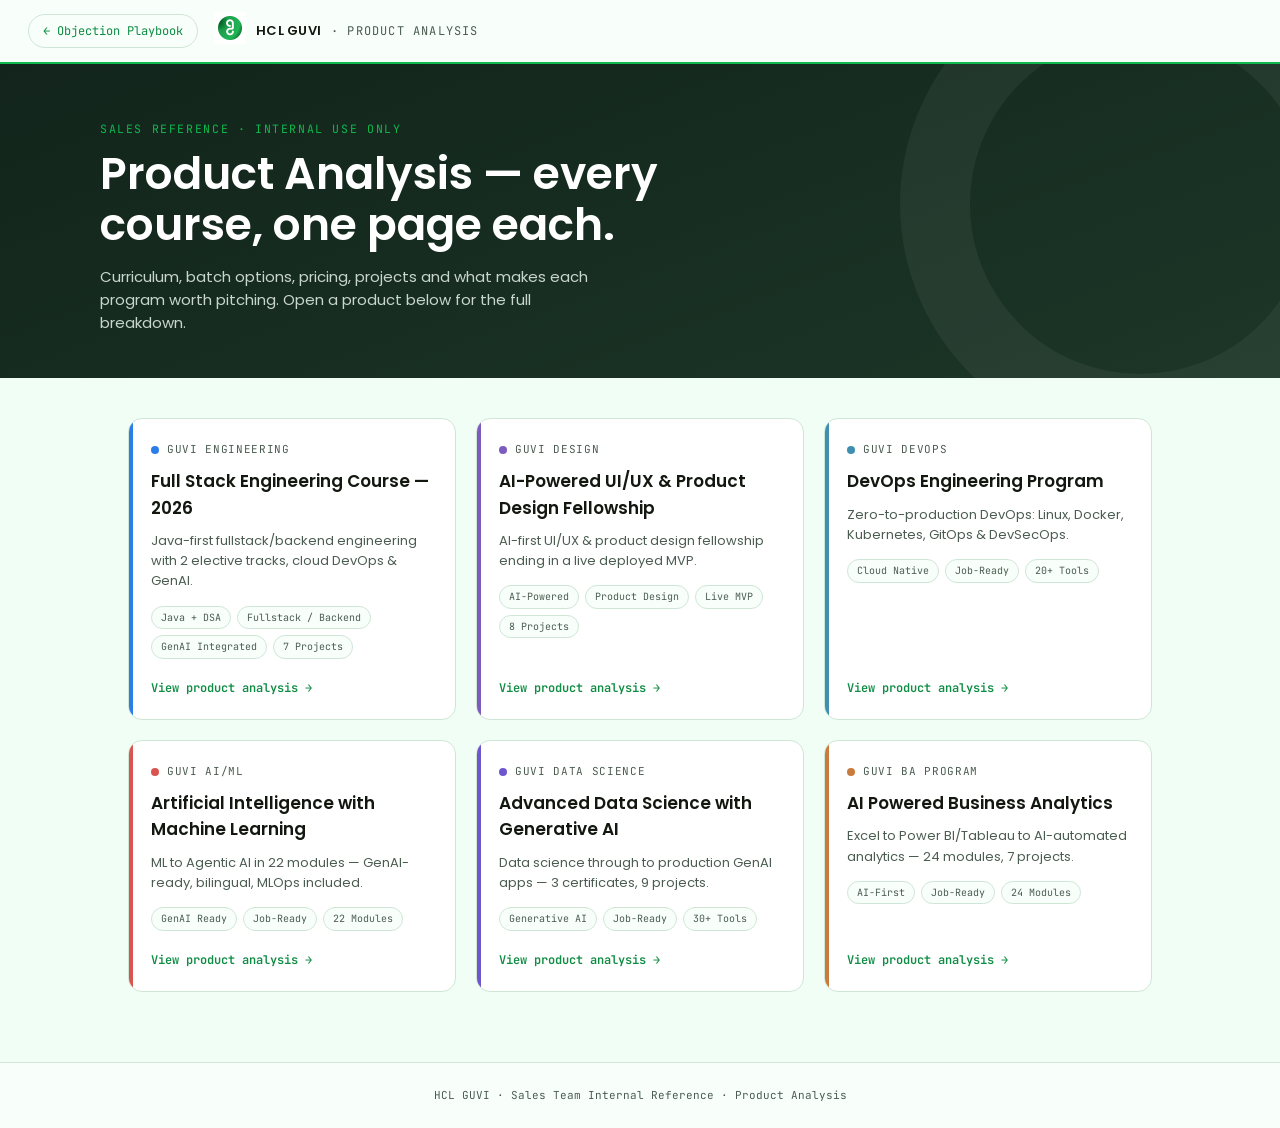
<file: products.html>
<!DOCTYPE html>
<html lang="en">
<head>
<meta charset="UTF-8">
<meta name="viewport" content="width=device-width, initial-scale=1.0">
<title>Product Analysis — GUVI Sales Hub</title>
<link rel="icon" href="logo.jpg" type="image/jpeg">
<link rel="shortcut icon" href="logo.jpg" type="image/jpeg">
<meta property="og:image" content="logo.jpg">
<link rel="preconnect" href="https://fonts.googleapis.com">
<link href="https://fonts.googleapis.com/css2?family=Poppins:wght@400;500;600;700&family=JetBrains+Mono:wght@400;500;600&display=swap" rel="stylesheet">
<link rel="stylesheet" href="assets/shared.css">
<style>
  .hub-hero{background:linear-gradient(160deg, var(--ink) 0%, var(--ink-2) 100%); color:#fff; padding:56px 28px 44px; position:relative; overflow:hidden;}
  .hub-hero::before{content:""; position:absolute; right:-100px; top:-100px; width:340px; height:340px; border:70px solid rgba(255,255,255,0.05); border-radius:50%;}
  .hub-hero-inner{max-width:1080px; margin:0 auto; position:relative;}
  .hub-hero h1{font-family:var(--display); font-weight:600; font-size:clamp(28px,4.5vw,44px); line-height:1.15; max-width:20ch;}
  .hub-hero p{margin-top:14px; max-width:56ch; color:#C9D6CD; font-size:15px;}
  .hub-grid{max-width:1080px; margin:0 auto; padding:40px 28px 70px; display:grid; grid-template-columns:repeat(auto-fit, minmax(300px,1fr)); gap:20px;}
  .hub-card{background:#fff; border:1px solid var(--line); border-radius:14px; padding:22px; display:flex; flex-direction:column; gap:10px; position:relative; overflow:hidden; transition:transform .15s, box-shadow .15s;}
  .hub-card::before{content:""; position:absolute; left:0; top:0; width:4px; height:100%; background:var(--accent);}
  .hub-card:hover{transform:translateY(-3px); box-shadow:0 14px 30px rgba(18,36,27,0.10);}
  .hub-card-top{display:flex; align-items:center; gap:8px;}
  .hub-dot{width:8px; height:8px; border-radius:50%; background:var(--accent);}
  .hub-cat{font-family:var(--mono); font-size:11px; text-transform:uppercase; letter-spacing:0.06em; color:var(--text-mute);}
  .hub-card h3{font-family:var(--display); font-size:17px; font-weight:600; color:var(--text-dark);}
  .hub-card p{font-size:13px; color:var(--text-mute);}
  .hub-tags{display:flex; flex-wrap:wrap; gap:6px; margin-top:4px;}
  .hub-tag{font-family:var(--mono); font-size:10px; background:var(--paper-2); border:1px solid var(--line); border-radius:20px; padding:3px 9px; color:var(--text-mute);}
  .hub-cta{margin-top:auto; padding-top:10px; font-family:var(--mono); font-size:12px; color:var(--brand-dark); font-weight:600;}
</style>
</head>
<body>

<div class="pa-topbar">
  <a class="pa-back" href="index.html">← Objection Playbook</a>
  <div class="pa-brand">
    <span class="logo-slot">
      <img src="logo.jpg" alt="GUVI logo" style="width:32px;height:32px;object-fit:contain;" />
    </span>
    <b>HCL GUVI</b> · Product Analysis
  </div>
</div>

<section class="hub-hero">
  <div class="hub-hero-inner">
    <span class="pa-eyebrow" style="display:block; margin-bottom:12px;">Sales Reference · Internal Use Only</span>
    <h1>Product Analysis — every course, one page each.</h1>
    <p>Curriculum, batch options, pricing, projects and what makes each program worth pitching. Open a product below for the full breakdown.</p>
  </div>
</section>

<div class="hub-grid">
    <a class="hub-card" href="courses/full-stack-engineering.html" style="--accent:#2B7DE9">
      <div class="hub-card-top">
        <span class="hub-dot"></span>
        <span class="hub-cat">GUVI Engineering</span>
      </div>
      <h3>Full Stack Engineering Course — 2026</h3>
      <p>Java-first fullstack/backend engineering with 2 elective tracks, cloud DevOps &amp; GenAI.</p>
      <div class="hub-tags"><span class="hub-tag">Java + DSA</span><span class="hub-tag">Fullstack / Backend</span><span class="hub-tag">GenAI Integrated</span><span class="hub-tag">7 Projects</span></div>
      <div class="hub-cta">View product analysis →</div>
    </a>
    <a class="hub-card" href="courses/ai-uiux-design-fellowship.html" style="--accent:#7C5CBF">
      <div class="hub-card-top">
        <span class="hub-dot"></span>
        <span class="hub-cat">GUVI Design</span>
      </div>
      <h3>AI-Powered UI/UX &amp; Product Design Fellowship</h3>
      <p>AI-first UI/UX &amp; product design fellowship ending in a live deployed MVP.</p>
      <div class="hub-tags"><span class="hub-tag">AI-Powered</span><span class="hub-tag">Product Design</span><span class="hub-tag">Live MVP</span><span class="hub-tag">8 Projects</span></div>
      <div class="hub-cta">View product analysis →</div>
    </a>
    <a class="hub-card" href="courses/devops-engineering.html" style="--accent:#3E8FB0">
      <div class="hub-card-top">
        <span class="hub-dot"></span>
        <span class="hub-cat">GUVI DevOps</span>
      </div>
      <h3>DevOps Engineering Program</h3>
      <p>Zero-to-production DevOps: Linux, Docker, Kubernetes, GitOps &amp; DevSecOps.</p>
      <div class="hub-tags"><span class="hub-tag">Cloud Native</span><span class="hub-tag">Job-Ready</span><span class="hub-tag">20+ Tools</span></div>
      <div class="hub-cta">View product analysis →</div>
    </a>
    <a class="hub-card" href="courses/ai-machine-learning.html" style="--accent:#D9534F">
      <div class="hub-card-top">
        <span class="hub-dot"></span>
        <span class="hub-cat">GUVI AI/ML</span>
      </div>
      <h3>Artificial Intelligence with Machine Learning</h3>
      <p>ML to Agentic AI in 22 modules — GenAI-ready, bilingual, MLOps included.</p>
      <div class="hub-tags"><span class="hub-tag">GenAI Ready</span><span class="hub-tag">Job-Ready</span><span class="hub-tag">22 Modules</span></div>
      <div class="hub-cta">View product analysis →</div>
    </a>
    <a class="hub-card" href="courses/data-science-genai.html" style="--accent:#6E56CF">
      <div class="hub-card-top">
        <span class="hub-dot"></span>
        <span class="hub-cat">GUVI Data Science</span>
      </div>
      <h3>Advanced Data Science with Generative AI</h3>
      <p>Data science through to production GenAI apps — 3 certificates, 9 projects.</p>
      <div class="hub-tags"><span class="hub-tag">Generative AI</span><span class="hub-tag">Job-Ready</span><span class="hub-tag">30+ Tools</span></div>
      <div class="hub-cta">View product analysis →</div>
    </a>
    <a class="hub-card" href="courses/ai-business-analytics.html" style="--accent:#C97B3E">
      <div class="hub-card-top">
        <span class="hub-dot"></span>
        <span class="hub-cat">GUVI BA Program</span>
      </div>
      <h3>AI Powered Business Analytics</h3>
      <p>Excel to Power BI/Tableau to AI-automated analytics — 24 modules, 7 projects.</p>
      <div class="hub-tags"><span class="hub-tag">AI-First</span><span class="hub-tag">Job-Ready</span><span class="hub-tag">24 Modules</span></div>
      <div class="hub-cta">View product analysis →</div>
    </a></div>

<footer class="pa-footer">HCL GUVI · Sales Team Internal Reference · Product Analysis</footer>

</body>
</html>
</file>
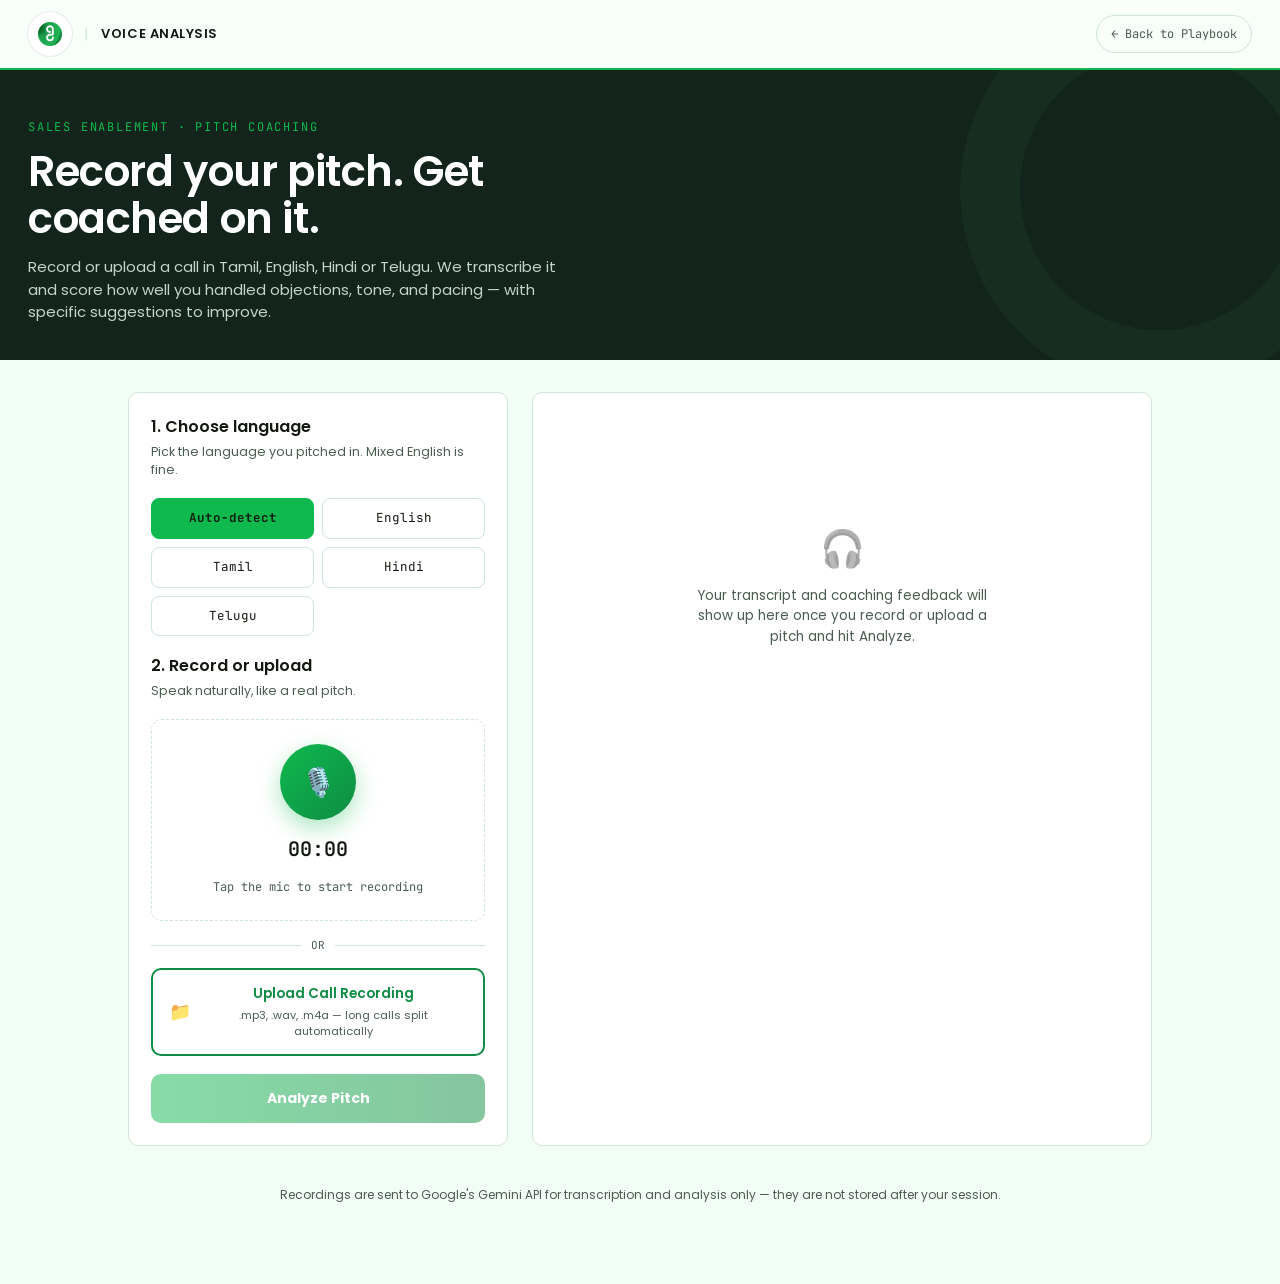
<file: voice-analysis.html>
<!DOCTYPE html>
<html lang="en">
<head>
<meta charset="UTF-8">
<meta name="viewport" content="width=device-width, initial-scale=1.0">
<title>Voice Analysis — GUVI Objection Playbook</title>
<link rel="icon" href="logo.jpg" type="image/jpeg">
<link rel="shortcut icon" href="logo.jpg" type="image/jpeg">
<meta property="og:image" content="logo.jpg">
<link rel="preconnect" href="https://fonts.googleapis.com">
<link href="https://fonts.googleapis.com/css2?family=Poppins:wght@400;500;600;700&family=JetBrains+Mono:wght@400;500;600&display=swap" rel="stylesheet">
<style>
  :root{
    --ink:#12241B;
    --ink-2:#1C3627;
    --paper:#F1FEF5;
    --paper-2:#F8FFFA;
    --amber:#0FB94E;
    --teal:#0E8C43;
    --red:#C0392B;
    --text-dark:#12180F;
    --text-mute:#4B5C51;
    --line:#CFE6D6;
    --card-bg:#FFFFFF;
    --display: 'Poppins', sans-serif;
    --body: 'Poppins', sans-serif;
    --mono: 'JetBrains Mono', monospace;
  }
  *{box-sizing:border-box; margin:0; padding:0;}
  html{scroll-behavior:smooth;}
  body{
    background:var(--paper);
    color:var(--text-dark);
    font-family:var(--body);
    line-height:1.5;
    -webkit-font-smoothing:antialiased;
  }
  a{color:inherit;}

  /* ---------- Top bar (mirrors main site) ---------- */
  .topbar{
    position:sticky; top:0; z-index:50;
    background:var(--paper-2);
    padding:12px 28px;
    display:flex; align-items:center; gap:20px; flex-wrap:wrap;
    border-bottom:2px solid var(--amber);
  }
  .brand{
    font-family:var(--mono); font-size:12px; letter-spacing:0.12em;
    text-transform:uppercase; display:flex; align-items:center; gap:10px;
    white-space:nowrap; color:var(--text-mute);
  }
  .logo-slot{
    width:44px; height:44px; display:flex; align-items:center; justify-content:center;
    background:#fff; border-radius:999px; box-shadow:0 0 0 1px rgba(0,0,0,.08); overflow:hidden;
  }
  .logo-slot img{height:32px; width:32px; display:block; object-fit:contain;}
  .brand .divider{color:var(--line); font-size:14px;}
  .brand b{font-family:var(--display); font-size:13px; letter-spacing:0.04em; color:var(--text-dark); font-weight:600;}
  .back-link{
    margin-left:auto; font-family:var(--mono); font-size:12px; color:var(--text-mute);
    text-decoration:none; display:inline-flex; align-items:center; gap:6px;
    padding:9px 14px; border:1px solid var(--line); border-radius:20px; transition:all .15s;
  }
  .back-link:hover{border-color:var(--amber); color:var(--teal);}

  /* ---------- Hero ---------- */
  .hero{
    background:var(--ink); color:#fff; padding:48px 28px 36px; position:relative; overflow:hidden;
  }
  .hero::before{
    content:""; position:absolute; right:-80px; top:-80px; width:280px; height:280px;
    border:60px solid var(--ink-2); border-radius:50%; opacity:0.5;
  }
  .hero-inner{max-width:900px; position:relative;}
  .eyebrow{
    font-family:var(--mono); font-size:12px; letter-spacing:0.15em; text-transform:uppercase;
    color:var(--amber); margin-bottom:12px; display:block;
  }
  .hero h1{
    font-family:var(--display); font-weight:600; font-size:clamp(28px, 4vw, 42px);
    line-height:1.12; letter-spacing:-0.01em; max-width:20ch;
  }
  .hero p{margin-top:14px; max-width:60ch; color:#C4D4C9; font-size:15px;}

  /* ---------- Main layout ---------- */
  .wrap{max-width:1080px; margin:0 auto; padding:32px 28px 80px;}
  .grid{display:grid; grid-template-columns:1fr; gap:24px;}
  @media(min-width:900px){ .grid{grid-template-columns:380px 1fr;} }

  .panel{
    background:var(--card-bg); border:1px solid var(--line); border-radius:10px; padding:22px;
  }
  .panel h2{
    font-family:var(--display); font-size:16px; font-weight:600; margin-bottom:4px;
  }
  .panel .sub{font-size:12.5px; color:var(--text-mute); margin-bottom:18px;}

  /* language selector */
  .lang-grid{display:grid; grid-template-columns:1fr 1fr; gap:8px; margin-bottom:18px;}
  .lang-chip{
    font-family:var(--mono); font-size:12.5px; text-align:center; padding:10px 8px;
    border:1px solid var(--line); border-radius:8px; cursor:pointer; background:#fff;
    color:var(--text-dark); transition:all .15s;
  }
  .lang-chip.active{background:var(--amber); border-color:var(--amber); color:#0B2013; font-weight:700;}
  .lang-chip:hover:not(.active){border-color:var(--amber); color:var(--teal);}

  /* record controls */
  .record-zone{
    display:flex; flex-direction:column; align-items:center; gap:14px;
    padding:24px 12px; border:1px dashed var(--line); border-radius:10px; margin-bottom:16px;
  }
  .mic-btn{
    width:76px; height:76px; border-radius:50%; border:none; cursor:pointer;
    background:linear-gradient(135deg, var(--amber), var(--teal)); color:#fff;
    display:flex; align-items:center; justify-content:center; font-size:28px;
    box-shadow:0 8px 22px rgba(15,185,78,0.35); transition:transform .15s;
    position:relative;
  }
  .mic-btn:hover{transform:scale(1.05);}
  .mic-btn.recording{background:linear-gradient(135deg, var(--red), #8e2418); animation:pulse 1.5s infinite;}
  @keyframes pulse{
    0%{box-shadow:0 0 0 0 rgba(192,57,43,0.45);}
    70%{box-shadow:0 0 0 16px rgba(192,57,43,0);}
    100%{box-shadow:0 0 0 0 rgba(192,57,43,0);}
  }
  .rec-status{font-family:var(--mono); font-size:12px; color:var(--text-mute); text-align:center;}
  .rec-timer{font-family:var(--mono); font-size:20px; font-weight:600; color:var(--text-dark); min-height:26px;}

  .divider-or{
    display:flex; align-items:center; gap:10px; color:var(--text-mute);
    font-family:var(--mono); font-size:11px; text-transform:uppercase; margin:6px 0 14px;
  }
  .divider-or::before,.divider-or::after{content:""; flex:1; height:1px; background:var(--line);}

  .upload-box{
    display:flex; align-items:center; justify-content:center; gap:8px;
    border:2px solid var(--teal); border-radius:10px; padding:14px 16px; text-align:center;
    font-size:13.5px; font-weight:600; color:var(--teal); cursor:pointer; background:#fff;
    transition:all .15s;
  }
  .upload-box .upload-icon{font-size:18px;}
  .upload-box .upload-hint{
    display:block; font-weight:400; font-size:11px; color:var(--text-mute); margin-top:3px;
  }
  .upload-box:hover{background:#eafff1; border-color:var(--amber);}
  .upload-box input{display:none;}

  audio{width:100%; margin-top:14px;}

  .analyze-btn{
    width:100%; margin-top:18px; border:none; border-radius:10px; padding:14px 16px;
    font-size:14px; font-weight:700; color:#fff;
    background:linear-gradient(90deg, var(--amber) 0%, var(--teal) 100%);
    cursor:pointer; font-family:var(--body);
  }
  .analyze-btn:disabled{opacity:0.5; cursor:not-allowed;}
  .analyze-btn:hover:not(:disabled){filter:brightness(0.96);}

  .status-line{
    margin-top:12px; font-family:var(--mono); font-size:12px; color:var(--teal); min-height:16px;
  }
  .status-line.error{color:var(--red);}

  /* right panel: results */
  .results-empty{
    display:flex; flex-direction:column; align-items:center; justify-content:center;
    min-height:340px; color:var(--text-mute); text-align:center; gap:10px; padding:20px;
  }
  .results-empty .big-icon{font-size:36px; opacity:0.5;}
  .results-empty p{max-width:36ch; font-size:13.5px;}

  .score-row{display:flex; align-items:center; gap:18px; margin-bottom:20px; flex-wrap:wrap;}
  .score-dial{
    width:88px; height:88px; border-radius:50%; display:flex; align-items:center; justify-content:center;
    flex-direction:column; background:var(--ink); color:#fff; flex-shrink:0;
  }
  .score-dial .n{font-family:var(--display); font-size:26px; font-weight:700; color:var(--amber); line-height:1;}
  .score-dial .lbl{font-family:var(--mono); font-size:8px; letter-spacing:0.06em; text-transform:uppercase; color:#9fb6a6; margin-top:2px;}
  .score-meta{flex:1; min-width:200px;}
  .score-meta h3{font-family:var(--display); font-size:17px; margin-bottom:4px;}
  .score-meta p{font-size:13px; color:var(--text-mute);}

  .section-block{margin-top:22px;}
  .section-block h4{
    font-family:var(--mono); font-size:11px; letter-spacing:0.08em; text-transform:uppercase;
    color:var(--teal); margin-bottom:10px; display:flex; align-items:center; gap:6px;
  }
  .bullet-list{list-style:none; display:flex; flex-direction:column; gap:8px;}
  .bullet-list li{
    position:relative; padding-left:18px; font-size:13.5px; line-height:1.5; color:var(--text-dark);
  }
  .bullet-list li::before{content:"•"; position:absolute; left:0; color:var(--amber); font-weight:700;}
  .improve-list li::before{content:"↗"; color:var(--red);}

  .transcript-box{
    background:#f8fffa; border:1px solid var(--line); border-radius:8px; padding:14px;
    font-size:13px; line-height:1.6; color:var(--text-dark); max-height:260px; overflow-y:auto;
    white-space:pre-wrap;
  }

  .transcript-header{
    display:flex; align-items:center; justify-content:space-between; gap:10px; flex-wrap:wrap; margin-bottom:10px;
  }
  .translate-btn{
    font-family:var(--mono); font-size:11px; font-weight:600; color:var(--teal);
    background:#eafff1; border:1px solid #b9e8c7; border-radius:16px; padding:6px 12px;
    cursor:pointer; white-space:nowrap; transition:all .15s;
  }
  .translate-btn:hover:not(:disabled){background:#d7f7e2;}
  .translate-btn:disabled{opacity:0.6; cursor:wait;}
  .translate-btn.showing-original{color:var(--text-mute); background:#fff; border-color:var(--line);}

  .footer-note{
    margin-top:40px; font-size:12px; color:var(--text-mute); text-align:center;
  }

  /* ---------- Loader ---------- */
  .loader-state{
    display:flex; flex-direction:column; align-items:center; justify-content:center;
    min-height:340px; gap:16px; text-align:center; padding:20px;
  }
  .spinner{
    width:52px; height:52px; border-radius:50%;
    border:4px solid var(--line); border-top-color:var(--amber);
    animation:spin 0.9s linear infinite;
  }
  @keyframes spin{ to{ transform:rotate(360deg); } }
  .loader-state .loader-text{
    font-family:var(--mono); font-size:12.5px; color:var(--text-mute);
  }
  .loader-state .loader-sub{
    font-size:12px; color:var(--text-mute); max-width:32ch;
  }

  /* ---------- Status banner (upgraded from plain text) ---------- */
  .status-line{
    margin-top:12px; display:none; align-items:flex-start; gap:8px;
    font-family:var(--mono); font-size:12px; line-height:1.5;
    padding:10px 12px; border-radius:8px;
    background:#eafff1; border:1px solid #b9e8c7; color:var(--teal);
  }
  .status-line.visible{display:flex;}
  .status-line.error{background:#fdecea; border-color:#f2b8b0; color:var(--red);}

  .file-info-card{
    display:none; align-items:center; gap:10px; margin-top:14px;
    padding:12px 14px; border-radius:10px; background:#f0fbf3; border:1px solid var(--line);
  }
  .file-info-card.visible{display:flex;}
  .file-info-card .icon{font-size:20px; flex-shrink:0;}
  .file-info-card .name{font-family:var(--display); font-weight:600; font-size:13.5px; color:var(--text-dark); word-break:break-word;}
  .file-info-card .meta{font-family:var(--mono); font-size:11.5px; color:var(--text-mute); margin-top:2px;}

  /* ---------- Reset / new analysis ---------- */
  .results-header{display:flex; align-items:center; justify-content:space-between; gap:10px; margin-bottom:4px;}
  .reset-link{
    font-family:var(--mono); font-size:11.5px; color:var(--text-mute); cursor:pointer;
    border:1px solid var(--line); border-radius:16px; padding:6px 12px; background:#fff;
    white-space:nowrap; transition:all .15s;
  }
  .reset-link:hover{border-color:var(--amber); color:var(--teal);}

  /* ---------- Drag & drop ---------- */
  .upload-box.dragover{border-color:var(--amber); background:#eafff1; color:var(--teal);}

  /* ---------- Disabled state for whichever input isn't active ---------- */
  .record-zone.disabled-zone, .upload-box.disabled-zone{
    opacity:0.45; pointer-events:none;
  }

  /* ==================================================================
     RESPONSIVE — tablet & mobile
  ================================================================== */
  @media(max-width:640px){
    .topbar{ padding:10px 16px; gap:10px; }
    .brand b{ font-size:12px; }
    .logo-slot{ width:36px; height:36px; }
    .logo-slot img{ width:26px; height:26px; }
    .back-link{ padding:7px 11px; font-size:11px; }

    .hero{ padding:32px 16px 28px; }
    .hero::before{ width:180px; height:180px; right:-60px; top:-60px; border-width:40px; }
    .hero h1{ max-width:100%; }
    .hero p{ font-size:13.5px; }

    .wrap{ padding:20px 16px 56px; }
    .grid{ gap:16px; }
    .panel{ padding:16px; border-radius:8px; }

    .record-zone{ padding:18px 10px; }
    .mic-btn{ width:68px; height:68px; font-size:24px; }

    .score-row{ gap:12px; }
    .score-dial{ width:72px; height:72px; }
    .score-dial .n{ font-size:22px; }

    .transcript-box{ max-height:200px; font-size:12.5px; }

    .lang-chip{ font-size:11.5px; padding:9px 6px; }
  }

  @media(max-width:400px){
    .lang-grid{ grid-template-columns:1fr 1fr; }
    .hero h1{ font-size:24px; }
  }
</style>
</head>
<body>

<div class="topbar">
  <div class="brand">
    <span class="logo-slot"><img src="logo.jpg" alt="GUVI logo"></span>
    <span class="divider">|</span>
    <b>Voice Analysis</b>
  </div>
  <a class="back-link" href="index.html">&larr; Back to Playbook</a>
</div>

<div class="hero">
  <div class="hero-inner">
    <span class="eyebrow">Sales Enablement · Pitch Coaching</span>
    <h1>Record your pitch. Get coached on it.</h1>
    <p>Record or upload a call in Tamil, English, Hindi or Telugu. We transcribe it and score how well you handled objections, tone, and pacing — with specific suggestions to improve.</p>
  </div>
</div>

<div class="wrap">
  <div class="grid">

    <!-- LEFT: input panel -->
    <div class="panel">
      <h2>1. Choose language</h2>
      <p class="sub">Pick the language you pitched in. Mixed English is fine.</p>
      <div class="lang-grid" id="langGrid">
        <div class="lang-chip active" data-lang="auto">Auto-detect</div>
        <div class="lang-chip" data-lang="en">English</div>
        <div class="lang-chip" data-lang="ta">Tamil</div>
        <div class="lang-chip" data-lang="hi">Hindi</div>
        <div class="lang-chip" data-lang="te">Telugu</div>
      </div>

      <h2>2. Record or upload</h2>
      <p class="sub">Speak naturally, like a real pitch.</p>

      <div class="record-zone">
        <button class="mic-btn" id="micBtn" type="button" aria-label="Start recording">🎙️</button>
        <div class="rec-timer" id="recTimer">00:00</div>
        <div class="rec-status" id="recStatus">Tap the mic to start recording</div>
      </div>

      <div class="divider-or">or</div>

      <label class="upload-box" id="uploadBox">
        <span class="upload-icon">📁</span>
        <span>
          Upload Call Recording
          <span class="upload-hint">.mp3, .wav, .m4a — long calls split automatically</span>
        </span>
        <input type="file" id="fileInput" accept="audio/*">
      </label>

      <audio id="audioPreview" controls style="display:none;"></audio>

      <button class="analyze-btn" id="analyzeBtn" disabled>Analyze Pitch</button>
      <div class="file-info-card" id="fileInfoCard">
        <span class="icon">🎧</span>
        <div>
          <div class="name" id="fileInfoName"></div>
          <div class="meta" id="fileInfoMeta"></div>
        </div>
      </div>
      <div class="status-line" id="statusLine"><span id="statusIcon">ℹ️</span><span id="statusText"></span></div>
    </div>

    <!-- RIGHT: results panel -->
    <div class="panel" id="resultsPanel">
      <div class="results-empty" id="resultsEmpty">
        <div class="big-icon">🎧</div>
        <p>Your transcript and coaching feedback will show up here once you record or upload a pitch and hit Analyze.</p>
      </div>

      <div class="loader-state" id="loaderState" style="display:none;">
        <div class="spinner"></div>
        <div class="loader-text" id="loaderText">Uploading recording…</div>
        <div class="loader-sub">Longer pitches take longer to analyze — usually 10-30 seconds.</div>
      </div>

      <div id="resultsContent" style="display:none;">
        <div class="results-header">
          <span></span>
          <span class="reset-link" id="resetLink">↺ New analysis</span>
        </div>
        <div class="score-row">
          <div class="score-dial"><span class="n" id="scoreNum">--</span><span class="lbl">/ 100</span></div>
          <div class="score-meta">
            <h3 id="scoreHeadline">Pitch Score</h3>
            <p id="scoreSummary"></p>
          </div>
        </div>

        <div class="section-block">
          <h4>✅ What worked</h4>
          <ul class="bullet-list" id="strengthsList"></ul>
        </div>

        <div class="section-block">
          <h4>↗ Where to improve</h4>
          <ul class="bullet-list improve-list" id="improveList"></ul>
        </div>

        <div class="section-block">
          <h4>💬 Objection handling notes</h4>
          <ul class="bullet-list" id="objectionList"></ul>
        </div>

        <div class="section-block">
          <div class="transcript-header">
            <h4 style="margin-bottom:0;">📝 Transcript</h4>
            <button class="translate-btn" id="translateBtn" type="button">🌐 Translate to English</button>
          </div>
          <div class="transcript-box" id="transcriptBox"></div>
        </div>
      </div>
    </div>

  </div>

  <div class="footer-note">Recordings are sent to Google's Gemini API for transcription and analysis only — they are not stored after your session.</div>
</div>

<script>
const langGrid = document.getElementById('langGrid');
const micBtn = document.getElementById('micBtn');
const recTimer = document.getElementById('recTimer');
const recStatus = document.getElementById('recStatus');
const uploadBox = document.getElementById('uploadBox');
const fileInput = document.getElementById('fileInput');
const audioPreview = document.getElementById('audioPreview');
const analyzeBtn = document.getElementById('analyzeBtn');
const statusLine = document.getElementById('statusLine');
const statusIcon = document.getElementById('statusIcon');
const statusText = document.getElementById('statusText');
const resetLink = document.getElementById('resetLink');
const fileInfoCard = document.getElementById('fileInfoCard');
const fileInfoName = document.getElementById('fileInfoName');
const fileInfoMeta = document.getElementById('fileInfoMeta');

function showFileInfo(name, meta){
  fileInfoName.textContent = name;
  fileInfoMeta.textContent = meta;
  fileInfoCard.classList.add('visible');
}
function hideFileInfo(){
  fileInfoCard.classList.remove('visible');
}

const resultsEmpty = document.getElementById('resultsEmpty');
const loaderState = document.getElementById('loaderState');
const loaderText = document.getElementById('loaderText');
const resultsContent = document.getElementById('resultsContent');
const scoreNum = document.getElementById('scoreNum');
const scoreHeadline = document.getElementById('scoreHeadline');
const scoreSummary = document.getElementById('scoreSummary');
const strengthsList = document.getElementById('strengthsList');
const improveList = document.getElementById('improveList');
const objectionList = document.getElementById('objectionList');
const transcriptBox = document.getElementById('transcriptBox');
const translateBtn = document.getElementById('translateBtn');

let originalTranscript = '';
let translatedTranscript = '';
let showingTranslation = false;

let selectedLang = 'auto';
let mediaStream = null;
let currentRecorder = null;
let segmentAudioChunks = [];
let segmentBlobs = [];         // one Blob per ~4-minute segment (each is a complete, valid audio file)
let segmentTimer = null;
let recordedBlob = null;       // used for uploaded files, or a single short recording
let recordingTimerInterval = null;
let recordingSeconds = 0;
let isRecording = false;
let isUploadedFile = false;

const SEGMENT_MS = 4 * 60 * 1000; // auto-split recordings into ~4 minute chunks
const MAX_SINGLE_UPLOAD_BYTES = 3.2 * 1024 * 1024; // safe ceiling for a single non-segmented request

// ---------- Language selection ----------
langGrid.querySelectorAll('.lang-chip').forEach(chip => {
  chip.addEventListener('click', () => {
    langGrid.querySelectorAll('.lang-chip').forEach(c => c.classList.remove('active'));
    chip.classList.add('active');
    selectedLang = chip.dataset.lang;
  });
});

// ---------- Recording ----------
function formatTime(sec){
  const m = String(Math.floor(sec / 60)).padStart(2, '0');
  const s = String(sec % 60).padStart(2, '0');
  return `${m}:${s}`;
}

async function startRecording(){
  try{
    mediaStream = await navigator.mediaDevices.getUserMedia({ audio: true });
    segmentBlobs = [];
    recordedBlob = null;
    isUploadedFile = false;
    isRecording = true;

    audioPreview.style.display = 'none';
    analyzeBtn.disabled = true;
    uploadBox.classList.add('disabled-zone');
    hideFileInfo();
    setStatus('');

    startSegment();

    micBtn.classList.add('recording');
    micBtn.textContent = '⏹️';
    recStatus.textContent = 'Recording… tap to stop (long calls auto-split, no need to worry)';
    recordingSeconds = 0;
    recTimer.textContent = formatTime(0);
    recordingTimerInterval = setInterval(() => {
      recordingSeconds++;
      recTimer.textContent = formatTime(recordingSeconds);
    }, 1000);
  }catch(err){
    console.error(err);
    uploadBox.classList.remove('disabled-zone');
    statusText.textContent = 'Could not access microphone. Check browser permissions.';
    statusIcon.textContent = '⚠️';
    statusLine.classList.add('error', 'visible');
  }
}

function startSegment(){
  segmentAudioChunks = [];
  currentRecorder = new MediaRecorder(mediaStream, { audioBitsPerSecond: 24000 });
  currentRecorder.ondataavailable = (e) => { if(e.data.size > 0) segmentAudioChunks.push(e.data); };
  currentRecorder.onstop = () => {
    const blob = new Blob(segmentAudioChunks, { type: currentRecorder.mimeType || 'audio/webm' });
    segmentBlobs.push(blob);
    if(isRecording){
      startSegment(); // keep going seamlessly into the next segment
    }else{
      finalizeRecording();
    }
  };
  currentRecorder.start();
  clearTimeout(segmentTimer);
  segmentTimer = setTimeout(() => {
    if(currentRecorder && currentRecorder.state === 'recording') currentRecorder.stop();
  }, SEGMENT_MS);
}

function finalizeRecording(){
  if(mediaStream){ mediaStream.getTracks().forEach(t => t.stop()); mediaStream = null; }

  if(segmentBlobs.length === 1){
    recordedBlob = segmentBlobs[0];
    audioPreview.src = URL.createObjectURL(recordedBlob);
    audioPreview.style.display = 'block';
    showFileInfo('Live recording', `${formatTime(recordingSeconds)} · ready to analyze`);
  }else{
    recordedBlob = null; // multi-segment: no single-file preview, but analysis still works
    audioPreview.style.display = 'none';
    showFileInfo('Live recording', `${formatTime(recordingSeconds)} · split into ${segmentBlobs.length} segments · ready to analyze`);
  }
  analyzeBtn.disabled = false;
}

function stopRecording(){
  if(currentRecorder && isRecording){
    isRecording = false; // tells the onstop handler to finalize instead of starting a new segment
    clearTimeout(segmentTimer);
    micBtn.classList.remove('recording');
    micBtn.textContent = '🎙️';
    clearInterval(recordingTimerInterval);
    const segCount = segmentBlobs.length + 1;
    recStatus.textContent = 'Recording captured — ready to analyze';
    if(currentRecorder.state === 'recording'){
      currentRecorder.stop();
    }else{
      finalizeRecording();
    }
  }
}

micBtn.addEventListener('click', () => {
  if(!isRecording) startRecording(); else stopRecording();
});

// ---------- File upload (auto-splits long files, same as live recording) ----------
function encodeWavPCM16(samples, sampleRate){
  const numSamples = samples.length;
  const dataSize = numSamples * 2; // 16-bit mono
  const buffer = new ArrayBuffer(44 + dataSize);
  const view = new DataView(buffer);
  const writeString = (offset, str) => { for(let i = 0; i < str.length; i++) view.setUint8(offset + i, str.charCodeAt(i)); };
  writeString(0, 'RIFF');
  view.setUint32(4, 36 + dataSize, true);
  writeString(8, 'WAVE');
  writeString(12, 'fmt ');
  view.setUint32(16, 16, true);
  view.setUint16(20, 1, true);
  view.setUint16(22, 1, true); // mono
  view.setUint32(24, sampleRate, true);
  view.setUint32(28, sampleRate * 2, true);
  view.setUint16(32, 2, true);
  view.setUint16(34, 16, true);
  writeString(36, 'data');
  view.setUint32(40, dataSize, true);
  let offset = 44;
  for(let i = 0; i < numSamples; i++, offset += 2){
    const s = Math.max(-1, Math.min(1, samples[i]));
    view.setInt16(offset, s < 0 ? s * 0x8000 : s * 0x7fff, true);
  }
  return new Blob([view], { type: 'audio/wav' });
}

async function splitFileIntoWavSegments(file, segmentSeconds, targetSampleRate){
  const arrayBuffer = await file.arrayBuffer();
  const AudioCtx = window.AudioContext || window.webkitAudioContext;
  const audioCtx = new AudioCtx();
  const audioBuffer = await audioCtx.decodeAudioData(arrayBuffer);
  const duration = audioBuffer.duration;

  const offlineCtx = new OfflineAudioContext(1, Math.ceil(duration * targetSampleRate), targetSampleRate);
  const source = offlineCtx.createBufferSource();
  source.buffer = audioBuffer;
  source.connect(offlineCtx.destination);
  source.start(0);
  const rendered = await offlineCtx.startRendering();
  audioCtx.close();

  const samples = rendered.getChannelData(0);
  const sampleRate = rendered.sampleRate;
  const segmentSamples = Math.floor(segmentSeconds * sampleRate);
  const blobs = [];
  for(let start = 0; start < samples.length; start += segmentSamples){
    const end = Math.min(start + segmentSamples, samples.length);
    blobs.push(encodeWavPCM16(samples.subarray(start, end), sampleRate));
  }
  return { blobs, duration };
}

async function handleUploadedFile(file){
  if(!file) return;

  isUploadedFile = true;
  segmentBlobs = [];
  recordedBlob = null;
  audioPreview.style.display = 'none';
  analyzeBtn.disabled = true;
  micBtn.parentElement.classList.add('disabled-zone');
  setStatus('');

  // Small files: use as-is, no need to decode/re-encode (keeps original quality, faster)
  if(file.size <= MAX_SINGLE_UPLOAD_BYTES){
    recordedBlob = file;
    audioPreview.src = URL.createObjectURL(file);
    audioPreview.style.display = 'block';
    analyzeBtn.disabled = false;
    showFileInfo(file.name, 'Ready to analyze');
    return;
  }

  // Long files: decode, downsample to 8kHz mono (telephone quality, plenty for speech), split into ~3 min pieces
  showFileInfo(file.name, 'Processing… this can take a moment for long files');
  try{
    const { blobs, duration } = await splitFileIntoWavSegments(file, 180, 8000);
    segmentBlobs = blobs;
    analyzeBtn.disabled = false;
    showFileInfo(file.name, `${formatTime(Math.round(duration))} · split into ${blobs.length} segments · ready to analyze`);
  }catch(err){
    console.error(err);
    micBtn.parentElement.classList.remove('disabled-zone');
    hideFileInfo();
    setStatus('Could not process this audio file. Try a different format (mp3, wav, or m4a) or check the file isn\'t corrupted.', true);
  }
}

fileInput.addEventListener('change', () => {
  const file = fileInput.files[0];
  handleUploadedFile(file);
});

// Drag-and-drop support
['dragenter', 'dragover'].forEach(evt => {
  uploadBox.addEventListener(evt, (e) => {
    e.preventDefault();
    uploadBox.classList.add('dragover');
  });
});
['dragleave', 'drop'].forEach(evt => {
  uploadBox.addEventListener(evt, (e) => {
    e.preventDefault();
    uploadBox.classList.remove('dragover');
  });
});
uploadBox.addEventListener('drop', (e) => {
  const file = e.dataTransfer.files && e.dataTransfer.files[0];
  if(file) handleUploadedFile(file);
});

// ---------- Analyze ----------
function blobToBase64(blob){
  return new Promise((resolve, reject) => {
    const reader = new FileReader();
    reader.onloadend = () => resolve(reader.result.split(',')[1]);
    reader.onerror = reject;
    reader.readAsDataURL(blob);
  });
}

function setStatus(msg, isError){
  if(!msg){
    statusLine.classList.remove('visible');
    return;
  }
  statusText.textContent = msg;
  statusIcon.textContent = isError ? '⚠️' : 'ℹ️';
  statusLine.classList.toggle('error', !!isError);
  statusLine.classList.add('visible');
}

function resetAll(){
  recordedBlob = null;
  segmentBlobs = [];
  isUploadedFile = false;
  audioPreview.removeAttribute('src');
  audioPreview.style.display = 'none';
  fileInput.value = '';
  recStatus.textContent = 'Tap the mic to start recording';
  recTimer.textContent = '00:00';
  analyzeBtn.disabled = true;
  hideFileInfo();
  setStatus('');
  resultsContent.style.display = 'none';
  loaderState.style.display = 'none';
  resultsEmpty.style.display = 'flex';
  micBtn.parentElement.classList.remove('disabled-zone');
  uploadBox.classList.remove('disabled-zone');
}
resetLink.addEventListener('click', resetAll);

function renderResults(data, transcript){
  loaderState.style.display = 'none';
  resultsEmpty.style.display = 'none';
  resultsContent.style.display = 'block';

  scoreNum.textContent = data.overall_score ?? '--';
  scoreHeadline.textContent = data.headline || 'Pitch Score';
  scoreSummary.textContent = data.summary || '';

  strengthsList.innerHTML = (data.strengths || []).map(s => `<li>${s}</li>`).join('') || '<li>No strengths returned.</li>';
  improveList.innerHTML = (data.improvements || []).map(s => `<li>${s}</li>`).join('') || '<li>No suggestions returned.</li>';
  objectionList.innerHTML = (data.objection_notes || []).map(s => `<li>${s}</li>`).join('') || '<li>No objection-handling moments detected.</li>';

  transcriptBox.textContent = transcript || '(No transcript returned)';
  originalTranscript = transcript || '';
  translatedTranscript = '';
  showingTranslation = false;
  translateBtn.textContent = '🌐 Translate to English';
  translateBtn.classList.remove('showing-original');
  translateBtn.disabled = !originalTranscript.trim();

  resultsContent.scrollIntoView({ behavior: 'smooth', block: 'nearest' });
}

translateBtn.addEventListener('click', async () => {
  if(showingTranslation){
    // Toggle back to original without another API call
    transcriptBox.textContent = originalTranscript;
    showingTranslation = false;
    translateBtn.textContent = '🌐 Translate to English';
    translateBtn.classList.remove('showing-original');
    return;
  }

  if(translatedTranscript){
    transcriptBox.textContent = translatedTranscript;
    showingTranslation = true;
    translateBtn.textContent = '↺ Show original';
    translateBtn.classList.add('showing-original');
    return;
  }

  translateBtn.disabled = true;
  translateBtn.textContent = 'Translating…';
  try{
    const res = await fetch('/api/translate', {
      method: 'POST',
      headers: { 'Content-Type': 'application/json' },
      body: JSON.stringify({ transcript: originalTranscript })
    });
    if(!res.ok){
      const errBody = await res.json().catch(() => ({}));
      throw new Error(errBody.error || `Translation failed (${res.status})`);
    }
    const data = await res.json();
    translatedTranscript = data.translated || '';
    transcriptBox.textContent = translatedTranscript;
    showingTranslation = true;
    translateBtn.textContent = '↺ Show original';
    translateBtn.classList.add('showing-original');
  }catch(err){
    console.error(err);
    setStatus(err.message || 'Translation failed. Please try again.', true);
    translateBtn.textContent = '🌐 Translate to English';
  }finally{
    translateBtn.disabled = false;
  }
});

async function transcribeSingle(blob){
  const audioBase64 = await blobToBase64(blob);
  const mimeType = blob.type || 'audio/webm';
  const res = await fetch('/api/transcribe-chunk', {
    method: 'POST',
    headers: { 'Content-Type': 'application/json' },
    body: JSON.stringify({ audioBase64, mimeType, language: selectedLang })
  });
  if(!res.ok){
    if(res.status === 413) throw new Error('One segment was too large to process. Please try again.');
    const errBody = await res.json().catch(() => ({}));
    throw new Error(errBody.error || `Transcription failed (${res.status})`);
  }
  const data = await res.json();
  return data.transcript || '';
}

analyzeBtn.addEventListener('click', async () => {
  const hasSegments = segmentBlobs.length > 1;
  if(!recordedBlob && !hasSegments){
    setStatus('Record or upload audio first.', true);
    return;
  }

  analyzeBtn.disabled = true;
  resultsEmpty.style.display = 'none';
  resultsContent.style.display = 'none';
  loaderState.style.display = 'flex';
  loaderText.textContent = 'Uploading recording…';
  setStatus('');

  try{
    let analysis;
    let fullTranscript;

    if(hasSegments){
      // Long call: transcribe each ~4-minute segment separately, then run one coaching pass on the full text
      const transcripts = [];
      for(let i = 0; i < segmentBlobs.length; i++){
        loaderText.textContent = `Transcribing segment ${i + 1} of ${segmentBlobs.length}…`;
        const t = await transcribeSingle(segmentBlobs[i]);
        if(t) transcripts.push(t);
      }
      fullTranscript = transcripts.join('\n\n');
      if(!fullTranscript.trim()){
        throw new Error('No speech detected in the recording.');
      }

      loaderText.textContent = 'Analyzing the full call…';
      const analyzeRes = await fetch('/api/analyze-transcript', {
        method: 'POST',
        headers: { 'Content-Type': 'application/json' },
        body: JSON.stringify({ transcript: fullTranscript, language: selectedLang })
      });
      if(!analyzeRes.ok){
        const errBody = await analyzeRes.json().catch(() => ({}));
        throw new Error(errBody.error || `Analysis failed (${analyzeRes.status})`);
      }
      analysis = await analyzeRes.json();
    }else{
      // Short recording or small upload: one call does transcription + coaching together
      const audioBase64 = await blobToBase64(recordedBlob);
      const mimeType = recordedBlob.type || 'audio/webm';
      loaderText.textContent = 'Transcribing and analyzing your pitch…';

      const analyzeRes = await fetch('/api/analyze', {
        method: 'POST',
        headers: { 'Content-Type': 'application/json' },
        body: JSON.stringify({ audioBase64, mimeType, language: selectedLang })
      });
      if(!analyzeRes.ok){
        if(analyzeRes.status === 413){
          throw new Error('Recording too large for a single request. Try the live Record button for long calls — it auto-splits automatically.');
        }
        const errBody = await analyzeRes.json().catch(() => ({}));
        throw new Error(errBody.error || `Analysis failed (${analyzeRes.status})`);
      }
      analysis = await analyzeRes.json();
      fullTranscript = analysis.transcript || '';
      if(!fullTranscript.trim()){
        throw new Error('No speech detected in the recording.');
      }
    }

    renderResults(analysis, fullTranscript);
    setStatus('Done.');
  }catch(err){
    console.error(err);
    loaderState.style.display = 'none';
    resultsEmpty.style.display = 'flex';
    setStatus(err.message || 'Something went wrong.', true);
  }finally{
    analyzeBtn.disabled = false;
  }
});
</script>

</body>
</html>
</file>
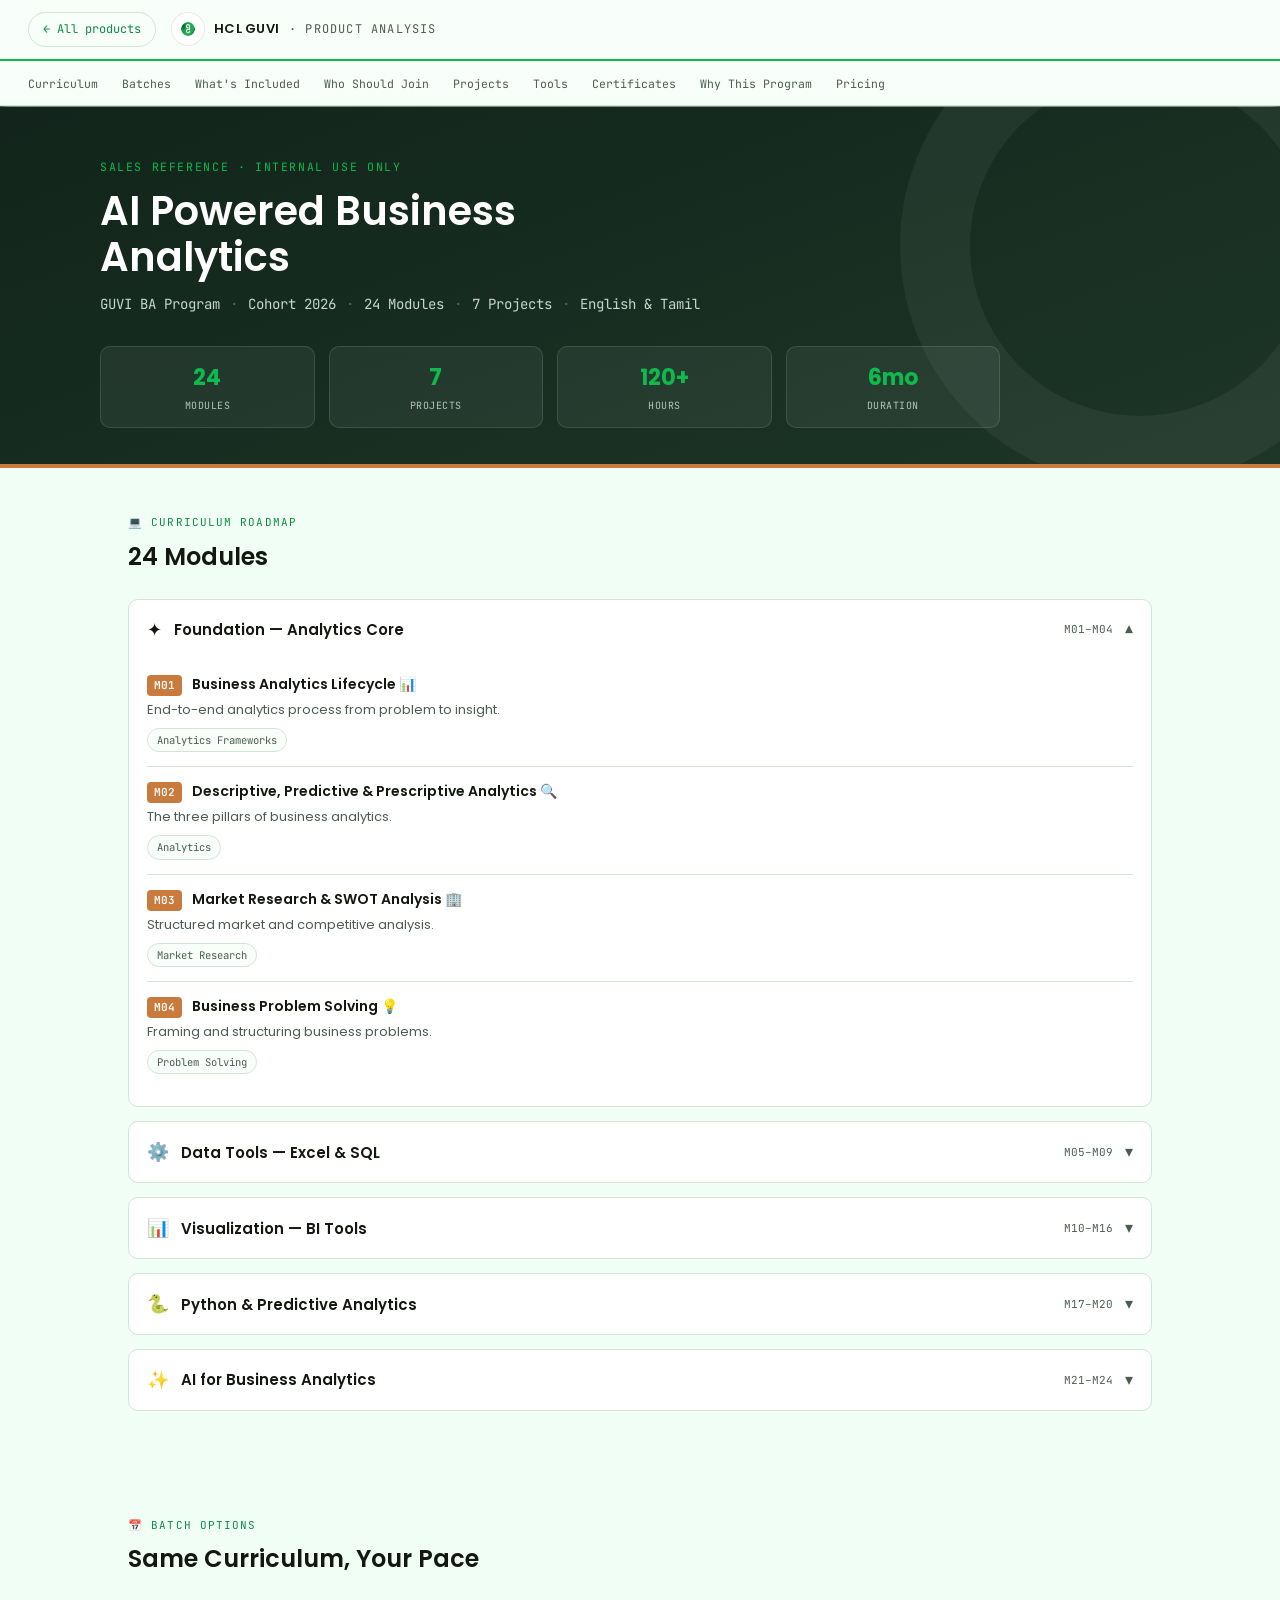
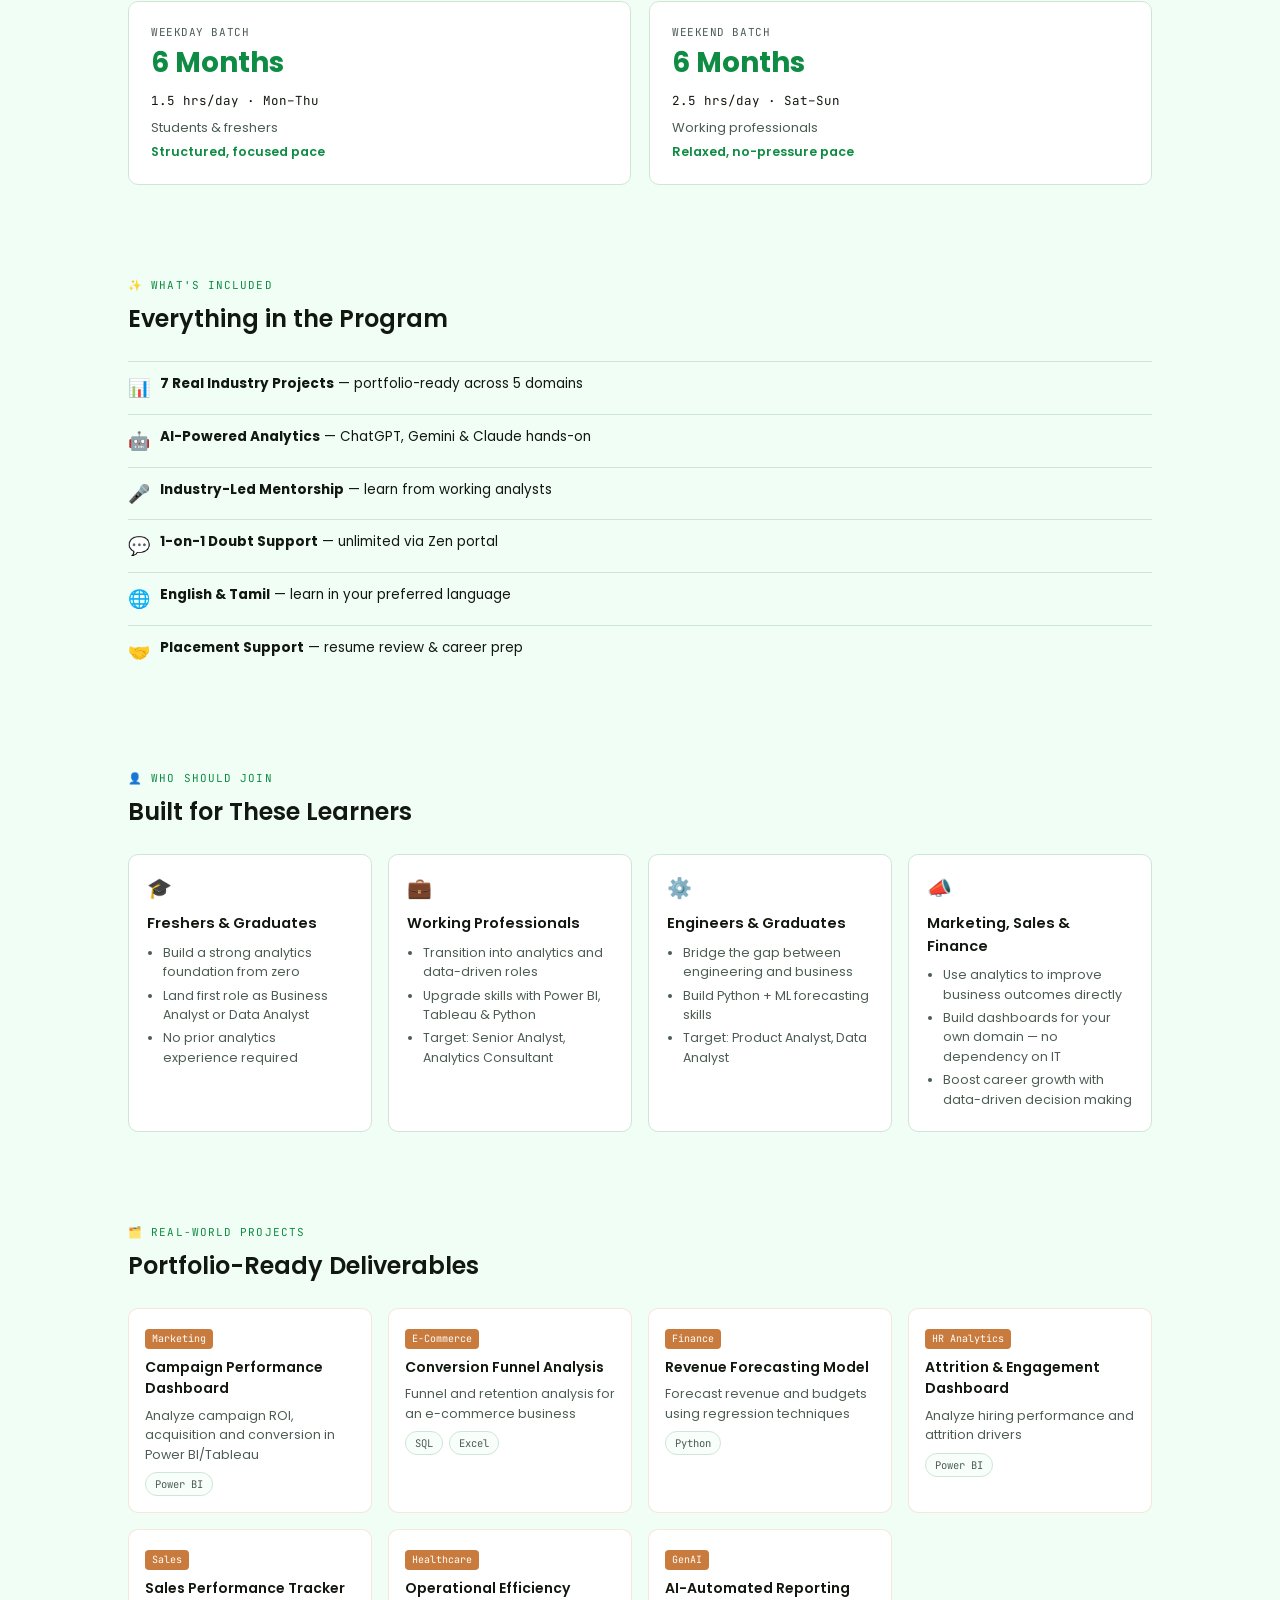
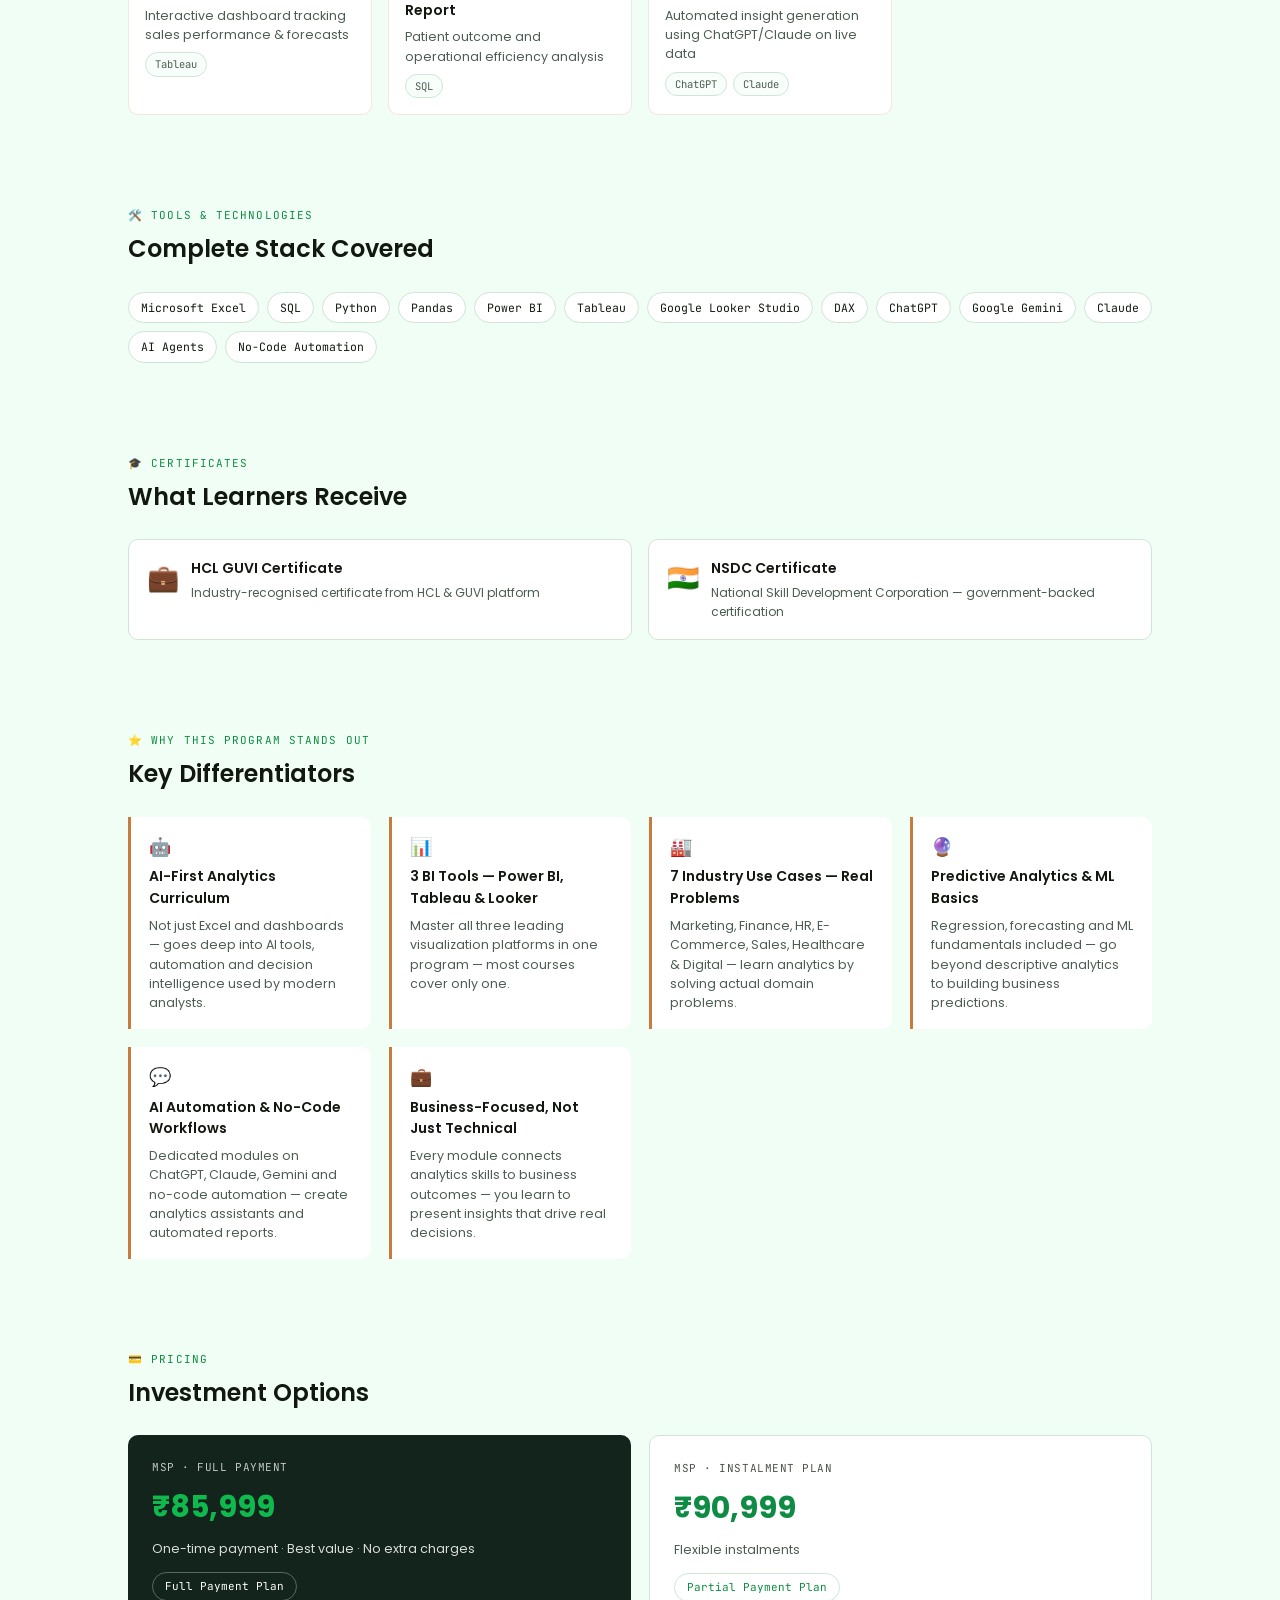
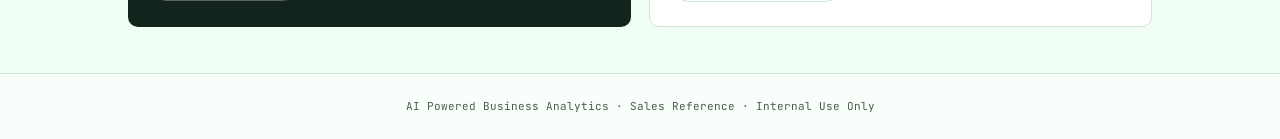
<file: courses/ai-business-analytics.html>
<!DOCTYPE html>
<html lang="en">
<head>
<meta charset="UTF-8">
<meta name="viewport" content="width=device-width, initial-scale=1.0">
<title>AI Powered Business Analytics — GUVI Sales Reference</title>
<link rel="preconnect" href="https://fonts.googleapis.com">
<link href="https://fonts.googleapis.com/css2?family=Poppins:wght@400;500;600;700&family=JetBrains+Mono:wght@400;500;600&display=swap" rel="stylesheet">
<link rel="icon" href="../logo.jpg" type="image/jpeg">
<link rel="shortcut icon" href="../logo.jpg" type="image/jpeg">
<meta property="og:image" content="../logo.jpg">
<link rel="stylesheet" href="../assets/shared.css">
<style>:root{--brand-accent:#C97B3E; --product-accent:#C97B3E;} 
  .pa-hero::after{content:"";position:absolute;left:0;bottom:0;width:100%;height:4px;background:var(--product-accent);}
  .pa-project-card{border-color:rgba(201,123,62,0.18);}
  .pa-project-card:hover{transform:translateY(-2px);box-shadow:0 12px 28px rgba(201,123,62,0.18);border-color:rgba(201,123,62,0.5);}
  .pa-project-card .badge{background:var(--product-accent);}
  .pa-phase-head{border-left:0;}
  .pa-module-code{background:var(--product-accent);}
  .pa-diff-card{border-left-color:var(--product-accent);}
</style>
</head>
<body>

<div class="pa-topbar">
  <a class="pa-back" href="../products.html">← All products</a>
  <div class="pa-brand" style="margin-left:0;">
    <span class="logo-slot" style="width:32px;height:32px;border-radius:999px;background:#fff;display:inline-flex;align-items:center;justify-content:center;overflow:hidden;box-shadow:0 0 0 1px rgba(0,0,0,0.08);">
      <img src="../logo.jpg" alt="GUVI logo" style="width:18px;height:18px;object-fit:contain;" />
    </span>
    <b>HCL GUVI</b> · Product Analysis
  </div>
</div>


<div class="pa-subnav">
  <a href="#curriculum">Curriculum</a>
  <a href="#batches">Batches</a>
  <a href="#included">What's Included</a>
  <a href="#who">Who Should Join</a>
  <a href="#projects">Projects</a>
  <a href="#tools">Tools</a>
  <a href="#certs">Certificates</a>
  <a href="#why">Why This Program</a>
  <a href="#pricing">Pricing</a>
</div>

<section class="pa-hero">
  <div class="pa-hero-inner">
    <span class="pa-eyebrow">Sales Reference · Internal Use Only</span>
    <h1>AI Powered Business Analytics</h1>
    <div class="meta-line"><span>GUVI BA Program</span><span>Cohort 2026</span><span>24 Modules</span><span>7 Projects</span><span>English &amp; Tamil</span></div>
    <div class="pa-stat-grid"><div class="pa-stat-box"><div class="n">24</div><div class="l">Modules</div></div><div class="pa-stat-box"><div class="n">7</div><div class="l">Projects</div></div><div class="pa-stat-box"><div class="n">120+</div><div class="l">Hours</div></div><div class="pa-stat-box"><div class="n">6mo</div><div class="l">Duration</div></div></div>
  </div>
</section>

<section class="pa-section" id="curriculum">
  <div class="pa-section-head">
    <div class="kicker">💻 Curriculum Roadmap</div>
    <h2>24 Modules</h2>
  </div>
  
    <div class="pa-phase">
      <div class="pa-phase-head">
        <span class="icon">✦</span>
        <span class="ttl">Foundation — Analytics Core</span>
        <span class="rng">M01–M04</span>
        <span class="chev">▾</span>
      </div>
      <div class="pa-phase-body">
        <div class="pa-module">
          <div class="pa-module-top">
            <span class="pa-module-code">M01</span>
            <span class="pa-module-title">Business Analytics Lifecycle 📊</span>
            <span class="pa-module-hrs"></span>
          </div>
          <div class="pa-module-desc">End-to-end analytics process from problem to insight.</div>
          <div class="pa-chip-row"><span class="pa-chip">Analytics Frameworks</span></div>
          
        </div>
        <div class="pa-module">
          <div class="pa-module-top">
            <span class="pa-module-code">M02</span>
            <span class="pa-module-title">Descriptive, Predictive &amp; Prescriptive Analytics 🔍</span>
            <span class="pa-module-hrs"></span>
          </div>
          <div class="pa-module-desc">The three pillars of business analytics.</div>
          <div class="pa-chip-row"><span class="pa-chip">Analytics</span></div>
          
        </div>
        <div class="pa-module">
          <div class="pa-module-top">
            <span class="pa-module-code">M03</span>
            <span class="pa-module-title">Market Research &amp; SWOT Analysis 🏢</span>
            <span class="pa-module-hrs"></span>
          </div>
          <div class="pa-module-desc">Structured market and competitive analysis.</div>
          <div class="pa-chip-row"><span class="pa-chip">Market Research</span></div>
          
        </div>
        <div class="pa-module">
          <div class="pa-module-top">
            <span class="pa-module-code">M04</span>
            <span class="pa-module-title">Business Problem Solving 💡</span>
            <span class="pa-module-hrs"></span>
          </div>
          <div class="pa-module-desc">Framing and structuring business problems.</div>
          <div class="pa-chip-row"><span class="pa-chip">Problem Solving</span></div>
          
        </div></div>
    </div>
    <div class="pa-phase">
      <div class="pa-phase-head">
        <span class="icon">⚙️</span>
        <span class="ttl">Data Tools — Excel &amp; SQL</span>
        <span class="rng">M05–M09</span>
        <span class="chev">▾</span>
      </div>
      <div class="pa-phase-body">
        <div class="pa-module">
          <div class="pa-module-top">
            <span class="pa-module-code">M05</span>
            <span class="pa-module-title">Excel — Data Cleaning &amp; Pivot Tables 📋</span>
            <span class="pa-module-hrs"></span>
          </div>
          <div class="pa-module-desc">Core spreadsheet analysis skills.</div>
          <div class="pa-chip-row"><span class="pa-chip">Excel</span></div>
          
        </div>
        <div class="pa-module">
          <div class="pa-module-top">
            <span class="pa-module-code">M06</span>
            <span class="pa-module-title">Excel — Dashboards &amp; Advanced Functions 📈</span>
            <span class="pa-module-hrs"></span>
          </div>
          <div class="pa-module-desc">Building interactive Excel dashboards.</div>
          <div class="pa-chip-row"><span class="pa-chip">Excel</span></div>
          
        </div>
        <div class="pa-module">
          <div class="pa-module-top">
            <span class="pa-module-code">M07</span>
            <span class="pa-module-title">AI-Assisted Excel Workflows 🤖</span>
            <span class="pa-module-hrs"></span>
          </div>
          <div class="pa-module-desc">Using AI tools to speed up spreadsheet work.</div>
          <div class="pa-chip-row"><span class="pa-chip">AI Tools</span></div>
          
        </div>
        <div class="pa-module">
          <div class="pa-module-top">
            <span class="pa-module-code">M08</span>
            <span class="pa-module-title">SQL — Queries, Joins &amp; Aggregations 🗄️</span>
            <span class="pa-module-hrs"></span>
          </div>
          <div class="pa-module-desc">Core SQL for business data analysis.</div>
          <div class="pa-chip-row"><span class="pa-chip">SQL</span></div>
          
        </div>
        <div class="pa-module">
          <div class="pa-module-top">
            <span class="pa-module-code">M09</span>
            <span class="pa-module-title">Advanced SQL &amp; Data Warehousing 🏗️</span>
            <span class="pa-module-hrs"></span>
          </div>
          <div class="pa-module-desc">Scaling SQL analysis across larger datasets.</div>
          <div class="pa-chip-row"><span class="pa-chip">SQL</span></div>
          
        </div></div>
    </div>
    <div class="pa-phase">
      <div class="pa-phase-head">
        <span class="icon">📊</span>
        <span class="ttl">Visualization — BI Tools</span>
        <span class="rng">M10–M16</span>
        <span class="chev">▾</span>
      </div>
      <div class="pa-phase-body">
        <div class="pa-module">
          <div class="pa-module-top">
            <span class="pa-module-code">M10</span>
            <span class="pa-module-title">Statistics — Probability &amp; Hypothesis Testing 📐</span>
            <span class="pa-module-hrs"></span>
          </div>
          <div class="pa-module-desc">Statistical foundations for decision-making.</div>
          <div class="pa-chip-row"><span class="pa-chip">Statistics</span></div>
          
        </div>
        <div class="pa-module">
          <div class="pa-module-top">
            <span class="pa-module-code">M11</span>
            <span class="pa-module-title">Correlation, A/B Testing &amp; Business Interpretation 🧪</span>
            <span class="pa-module-hrs"></span>
          </div>
          <div class="pa-module-desc">Testing and interpreting business experiments.</div>
          <div class="pa-chip-row"><span class="pa-chip">A/B Testing</span></div>
          
        </div>
        <div class="pa-module">
          <div class="pa-module-top">
            <span class="pa-module-code">M12</span>
            <span class="pa-module-title">Power BI — DAX, KPIs &amp; Interactive Reports ⚡</span>
            <span class="pa-module-hrs"></span>
          </div>
          <div class="pa-module-desc">Building business intelligence reports.</div>
          <div class="pa-chip-row"><span class="pa-chip">Power BI</span><span class="pa-chip">DAX</span></div>
          
        </div>
        <div class="pa-module">
          <div class="pa-module-top">
            <span class="pa-module-code">M13</span>
            <span class="pa-module-title">Power BI — AI Insights &amp; Executive Dashboards 🖥️</span>
            <span class="pa-module-hrs"></span>
          </div>
          <div class="pa-module-desc">Executive-level dashboards with AI insights.</div>
          <div class="pa-chip-row"><span class="pa-chip">Power BI</span></div>
          
        </div>
        <div class="pa-module">
          <div class="pa-module-top">
            <span class="pa-module-code">M14</span>
            <span class="pa-module-title">Tableau — Interactive Dashboards &amp; Drilldowns 🎨</span>
            <span class="pa-module-hrs"></span>
          </div>
          <div class="pa-module-desc">Interactive visualization with Tableau.</div>
          <div class="pa-chip-row"><span class="pa-chip">Tableau</span></div>
          
        </div>
        <div class="pa-module">
          <div class="pa-module-top">
            <span class="pa-module-code">M15</span>
            <span class="pa-module-title">Tableau — Forecasting &amp; Trend Analysis 📉</span>
            <span class="pa-module-hrs"></span>
          </div>
          <div class="pa-module-desc">Forecasting trends visually.</div>
          <div class="pa-chip-row"><span class="pa-chip">Tableau</span></div>
          
        </div>
        <div class="pa-module">
          <div class="pa-module-top">
            <span class="pa-module-code">M16</span>
            <span class="pa-module-title">Google Looker Studio — Real-Time Reporting 🌐</span>
            <span class="pa-module-hrs"></span>
          </div>
          <div class="pa-module-desc">Cloud-based real-time reporting.</div>
          <div class="pa-chip-row"><span class="pa-chip">Looker Studio</span></div>
          
        </div></div>
    </div>
    <div class="pa-phase">
      <div class="pa-phase-head">
        <span class="icon">🐍</span>
        <span class="ttl">Python &amp; Predictive Analytics</span>
        <span class="rng">M17–M20</span>
        <span class="chev">▾</span>
      </div>
      <div class="pa-phase-body">
        <div class="pa-module">
          <div class="pa-module-top">
            <span class="pa-module-code">M17</span>
            <span class="pa-module-title">Python — Pandas, Data Cleaning &amp; Analysis 🐼</span>
            <span class="pa-module-hrs"></span>
          </div>
          <div class="pa-module-desc">Python for structured data analysis.</div>
          <div class="pa-chip-row"><span class="pa-chip">Python</span><span class="pa-chip">Pandas</span></div>
          
        </div>
        <div class="pa-module">
          <div class="pa-module-top">
            <span class="pa-module-code">M18</span>
            <span class="pa-module-title">Python — Visualization &amp; Automation 🔧</span>
            <span class="pa-module-hrs"></span>
          </div>
          <div class="pa-module-desc">Automating reporting workflows with Python.</div>
          <div class="pa-chip-row"><span class="pa-chip">Python</span></div>
          
        </div>
        <div class="pa-module">
          <div class="pa-module-top">
            <span class="pa-module-code">M19</span>
            <span class="pa-module-title">Regression Models &amp; ML Basics 📡</span>
            <span class="pa-module-hrs"></span>
          </div>
          <div class="pa-module-desc">Introductory predictive modeling.</div>
          <div class="pa-chip-row"><span class="pa-chip">ML Basics</span></div>
          
        </div>
        <div class="pa-module">
          <div class="pa-module-top">
            <span class="pa-module-code">M20</span>
            <span class="pa-module-title">Forecasting &amp; Business Predictions 🔮</span>
            <span class="pa-module-hrs"></span>
          </div>
          <div class="pa-module-desc">Applying models to real business forecasts.</div>
          <div class="pa-chip-row"><span class="pa-chip">Forecasting</span></div>
          
        </div></div>
    </div>
    <div class="pa-phase">
      <div class="pa-phase-head">
        <span class="icon">✨</span>
        <span class="ttl">AI for Business Analytics</span>
        <span class="rng">M21–M24</span>
        <span class="chev">▾</span>
      </div>
      <div class="pa-phase-body">
        <div class="pa-module">
          <div class="pa-module-top">
            <span class="pa-module-code">M21</span>
            <span class="pa-module-title">ChatGPT, Gemini &amp; Claude for Analytics 🤖</span>
            <span class="pa-module-hrs"></span>
          </div>
          <div class="pa-module-desc">Using leading AI assistants for analysis.</div>
          <div class="pa-chip-row"><span class="pa-chip">ChatGPT</span><span class="pa-chip">Gemini</span><span class="pa-chip">Claude</span></div>
          
        </div>
        <div class="pa-module">
          <div class="pa-module-top">
            <span class="pa-module-code">M22</span>
            <span class="pa-module-title">AI Agents &amp; No-Code Automation ⚡</span>
            <span class="pa-module-hrs"></span>
          </div>
          <div class="pa-module-desc">Automating analytics workflows without code.</div>
          <div class="pa-chip-row"><span class="pa-chip">AI Agents</span></div>
          
        </div>
        <div class="pa-module">
          <div class="pa-module-top">
            <span class="pa-module-code">M23</span>
            <span class="pa-module-title">AI-Generated Insights &amp; Reporting Automation 📝</span>
            <span class="pa-module-hrs"></span>
          </div>
          <div class="pa-module-desc">Automated insight generation and reporting.</div>
          <div class="pa-chip-row"><span class="pa-chip">AI Reporting</span></div>
          
        </div>
        <div class="pa-module">
          <div class="pa-module-top">
            <span class="pa-module-code">M24</span>
            <span class="pa-module-title">Analytics Assistants &amp; Decision Intelligence 🎯</span>
            <span class="pa-module-hrs"></span>
          </div>
          <div class="pa-module-desc">Building AI-powered decision support tools.</div>
          <div class="pa-chip-row"><span class="pa-chip">Decision Intelligence</span></div>
          
        </div></div>
    </div>
</section>

<div class="pa-section alt-wrap"><div class="pa-section" id="batches">
  <div class="pa-section-head">
    <div class="kicker">📅 Batch Options</div>
    <h2>Same Curriculum, Your Pace</h2>
  </div>
  <div class="pa-grid-2">
      <div class="pa-batch-card">
        <div class="tag" style="font-family:var(--mono);font-size:11px;color:var(--text-mute);text-transform:uppercase;letter-spacing:.05em;">Weekday Batch</div>
        <div class="dur">6 Months</div>
        <div class="schedule">1.5 hrs/day · Mon–Thu</div>
        <div class="for">Students &amp; freshers</div>
        <div class="pace">Structured, focused pace</div>
      </div>
      <div class="pa-batch-card">
        <div class="tag" style="font-family:var(--mono);font-size:11px;color:var(--text-mute);text-transform:uppercase;letter-spacing:.05em;">Weekend Batch</div>
        <div class="dur">6 Months</div>
        <div class="schedule">2.5 hrs/day · Sat–Sun</div>
        <div class="for">Working professionals</div>
        <div class="pace">Relaxed, no-pressure pace</div>
      </div></div>
</div></div>

<section class="pa-section" id="included">
  <div class="pa-section-head">
    <div class="kicker">✨ What's Included</div>
    <h2>Everything in the Program</h2>
  </div>
  
      <div class="pa-included-item">
        <span class="emoji">📊</span>
        <span class="txt"><b>7 Real Industry Projects</b> — portfolio-ready across 5 domains</span>
      </div>
      <div class="pa-included-item">
        <span class="emoji">🤖</span>
        <span class="txt"><b>AI-Powered Analytics</b> — ChatGPT, Gemini & Claude hands-on</span>
      </div>
      <div class="pa-included-item">
        <span class="emoji">🎤</span>
        <span class="txt"><b>Industry-Led Mentorship</b> — learn from working analysts</span>
      </div>
      <div class="pa-included-item">
        <span class="emoji">💬</span>
        <span class="txt"><b>1-on-1 Doubt Support</b> — unlimited via Zen portal</span>
      </div>
      <div class="pa-included-item">
        <span class="emoji">🌐</span>
        <span class="txt"><b>English & Tamil</b> — learn in your preferred language</span>
      </div>
      <div class="pa-included-item">
        <span class="emoji">🤝</span>
        <span class="txt"><b>Placement Support</b> — resume review & career prep</span>
      </div>
</section>

<div class="pa-section alt-wrap"><div class="pa-section" id="who">
  <div class="pa-section-head">
    <div class="kicker">👤 Who Should Join</div>
    <h2>Built for These Learners</h2>
  </div>
  <div class="pa-grid-3">
      <div class="pa-persona-card">
        <span class="emoji">🎓</span>
        <h3>Freshers &amp; Graduates</h3>
        <ul><li>Build a strong analytics foundation from zero</li><li>Land first role as Business Analyst or Data Analyst</li><li>No prior analytics experience required</li></ul>
      </div>
      <div class="pa-persona-card">
        <span class="emoji">💼</span>
        <h3>Working Professionals</h3>
        <ul><li>Transition into analytics and data-driven roles</li><li>Upgrade skills with Power BI, Tableau &amp; Python</li><li>Target: Senior Analyst, Analytics Consultant</li></ul>
      </div>
      <div class="pa-persona-card">
        <span class="emoji">⚙️</span>
        <h3>Engineers &amp; Graduates</h3>
        <ul><li>Bridge the gap between engineering and business</li><li>Build Python + ML forecasting skills</li><li>Target: Product Analyst, Data Analyst</li></ul>
      </div>
      <div class="pa-persona-card">
        <span class="emoji">📣</span>
        <h3>Marketing, Sales &amp; Finance</h3>
        <ul><li>Use analytics to improve business outcomes directly</li><li>Build dashboards for your own domain — no dependency on IT</li><li>Boost career growth with data-driven decision making</li></ul>
      </div></div>
</div></div>

<section class="pa-section" id="projects">
  <div class="pa-section-head">
    <div class="kicker">🗂️ Real-World Projects</div>
    <h2>Portfolio-Ready Deliverables</h2>
  </div>
  <div class="pa-grid-3">
      <div class="pa-project-card">
        <span class="badge">Marketing</span>
        <h3>Campaign Performance Dashboard</h3>
        <p>Analyze campaign ROI, acquisition and conversion in Power BI/Tableau</p>
        <div class="pa-chip-row"><span class="pa-chip">Power BI</span></div>
      </div>
      <div class="pa-project-card">
        <span class="badge">E-Commerce</span>
        <h3>Conversion Funnel Analysis</h3>
        <p>Funnel and retention analysis for an e-commerce business</p>
        <div class="pa-chip-row"><span class="pa-chip">SQL</span><span class="pa-chip">Excel</span></div>
      </div>
      <div class="pa-project-card">
        <span class="badge">Finance</span>
        <h3>Revenue Forecasting Model</h3>
        <p>Forecast revenue and budgets using regression techniques</p>
        <div class="pa-chip-row"><span class="pa-chip">Python</span></div>
      </div>
      <div class="pa-project-card">
        <span class="badge">HR Analytics</span>
        <h3>Attrition &amp; Engagement Dashboard</h3>
        <p>Analyze hiring performance and attrition drivers</p>
        <div class="pa-chip-row"><span class="pa-chip">Power BI</span></div>
      </div>
      <div class="pa-project-card">
        <span class="badge">Sales</span>
        <h3>Sales Performance Tracker</h3>
        <p>Interactive dashboard tracking sales performance &amp; forecasts</p>
        <div class="pa-chip-row"><span class="pa-chip">Tableau</span></div>
      </div>
      <div class="pa-project-card">
        <span class="badge">Healthcare</span>
        <h3>Operational Efficiency Report</h3>
        <p>Patient outcome and operational efficiency analysis</p>
        <div class="pa-chip-row"><span class="pa-chip">SQL</span></div>
      </div>
      <div class="pa-project-card">
        <span class="badge">GenAI</span>
        <h3>AI-Automated Reporting</h3>
        <p>Automated insight generation using ChatGPT/Claude on live data</p>
        <div class="pa-chip-row"><span class="pa-chip">ChatGPT</span><span class="pa-chip">Claude</span></div>
      </div></div>
</section>

<div class="pa-section alt-wrap"><div class="pa-section" id="tools">
  <div class="pa-section-head">
    <div class="kicker">🛠️ Tools & Technologies</div>
    <h2>Complete Stack Covered</h2>
  </div>
  <div class="pa-tools-wrap"><span class="pa-tool-pill">Microsoft Excel</span><span class="pa-tool-pill">SQL</span><span class="pa-tool-pill">Python</span><span class="pa-tool-pill">Pandas</span><span class="pa-tool-pill">Power BI</span><span class="pa-tool-pill">Tableau</span><span class="pa-tool-pill">Google Looker Studio</span><span class="pa-tool-pill">DAX</span><span class="pa-tool-pill">ChatGPT</span><span class="pa-tool-pill">Google Gemini</span><span class="pa-tool-pill">Claude</span><span class="pa-tool-pill">AI Agents</span><span class="pa-tool-pill">No-Code Automation</span></div>
</div></div>

<section class="pa-section" id="certs">
  <div class="pa-section-head">
    <div class="kicker">🎓 Certificates</div>
    <h2>What Learners Receive</h2>
  </div>
  <div class="pa-cert-row">
      <div class="pa-cert-card">
        <span class="emoji">💼</span>
        <div><h3>HCL GUVI Certificate</h3><p>Industry-recognised certificate from HCL &amp; GUVI platform</p></div>
      </div>
      <div class="pa-cert-card">
        <span class="emoji">🇮🇳</span>
        <div><h3>NSDC Certificate</h3><p>National Skill Development Corporation — government-backed certification</p></div>
      </div></div>
</section>

<div class="pa-section alt-wrap"><div class="pa-section" id="why">
  <div class="pa-section-head">
    <div class="kicker">⭐ Why This Program Stands Out</div>
    <h2>Key Differentiators</h2>
  </div>
  <div class="pa-grid-2">
      <div class="pa-diff-card">
        <span class="emoji">🤖</span>
        <h3>AI-First Analytics Curriculum</h3>
        <p>Not just Excel and dashboards — goes deep into AI tools, automation and decision intelligence used by modern analysts.</p>
      </div>
      <div class="pa-diff-card">
        <span class="emoji">📊</span>
        <h3>3 BI Tools — Power BI, Tableau &amp; Looker</h3>
        <p>Master all three leading visualization platforms in one program — most courses cover only one.</p>
      </div>
      <div class="pa-diff-card">
        <span class="emoji">🏭</span>
        <h3>7 Industry Use Cases — Real Problems</h3>
        <p>Marketing, Finance, HR, E-Commerce, Sales, Healthcare &amp; Digital — learn analytics by solving actual domain problems.</p>
      </div>
      <div class="pa-diff-card">
        <span class="emoji">🔮</span>
        <h3>Predictive Analytics &amp; ML Basics</h3>
        <p>Regression, forecasting and ML fundamentals included — go beyond descriptive analytics to building business predictions.</p>
      </div>
      <div class="pa-diff-card">
        <span class="emoji">💬</span>
        <h3>AI Automation &amp; No-Code Workflows</h3>
        <p>Dedicated modules on ChatGPT, Claude, Gemini and no-code automation — create analytics assistants and automated reports.</p>
      </div>
      <div class="pa-diff-card">
        <span class="emoji">💼</span>
        <h3>Business-Focused, Not Just Technical</h3>
        <p>Every module connects analytics skills to business outcomes — you learn to present insights that drive real decisions.</p>
      </div></div>
</div></div>

<section class="pa-section" id="pricing">
  <div class="pa-section-head">
    <div class="kicker">💳 Pricing</div>
    <h2>Investment Options</h2>
  </div>
  <div class="pa-pricing">
      <div class="pa-price-card ">
        <div class="tag">MSP · Full Payment</div>
        <div class="amt">₹85,999</div>
        <div class="desc">One-time payment · Best value · No extra charges</div>
        <div class="plan">Full Payment Plan</div>
      </div>
      <div class="pa-price-card alt">
        <div class="tag">MSP · Instalment Plan</div>
        <div class="amt">₹90,999</div>
        <div class="desc">Flexible instalments</div>
        <div class="plan">Partial Payment Plan</div>
      </div></div>
</section>

<footer class="pa-footer">AI Powered Business Analytics · Sales Reference · Internal Use Only</footer>

<script src="../assets/shared.js"></script>
</body>
</html>
</file>
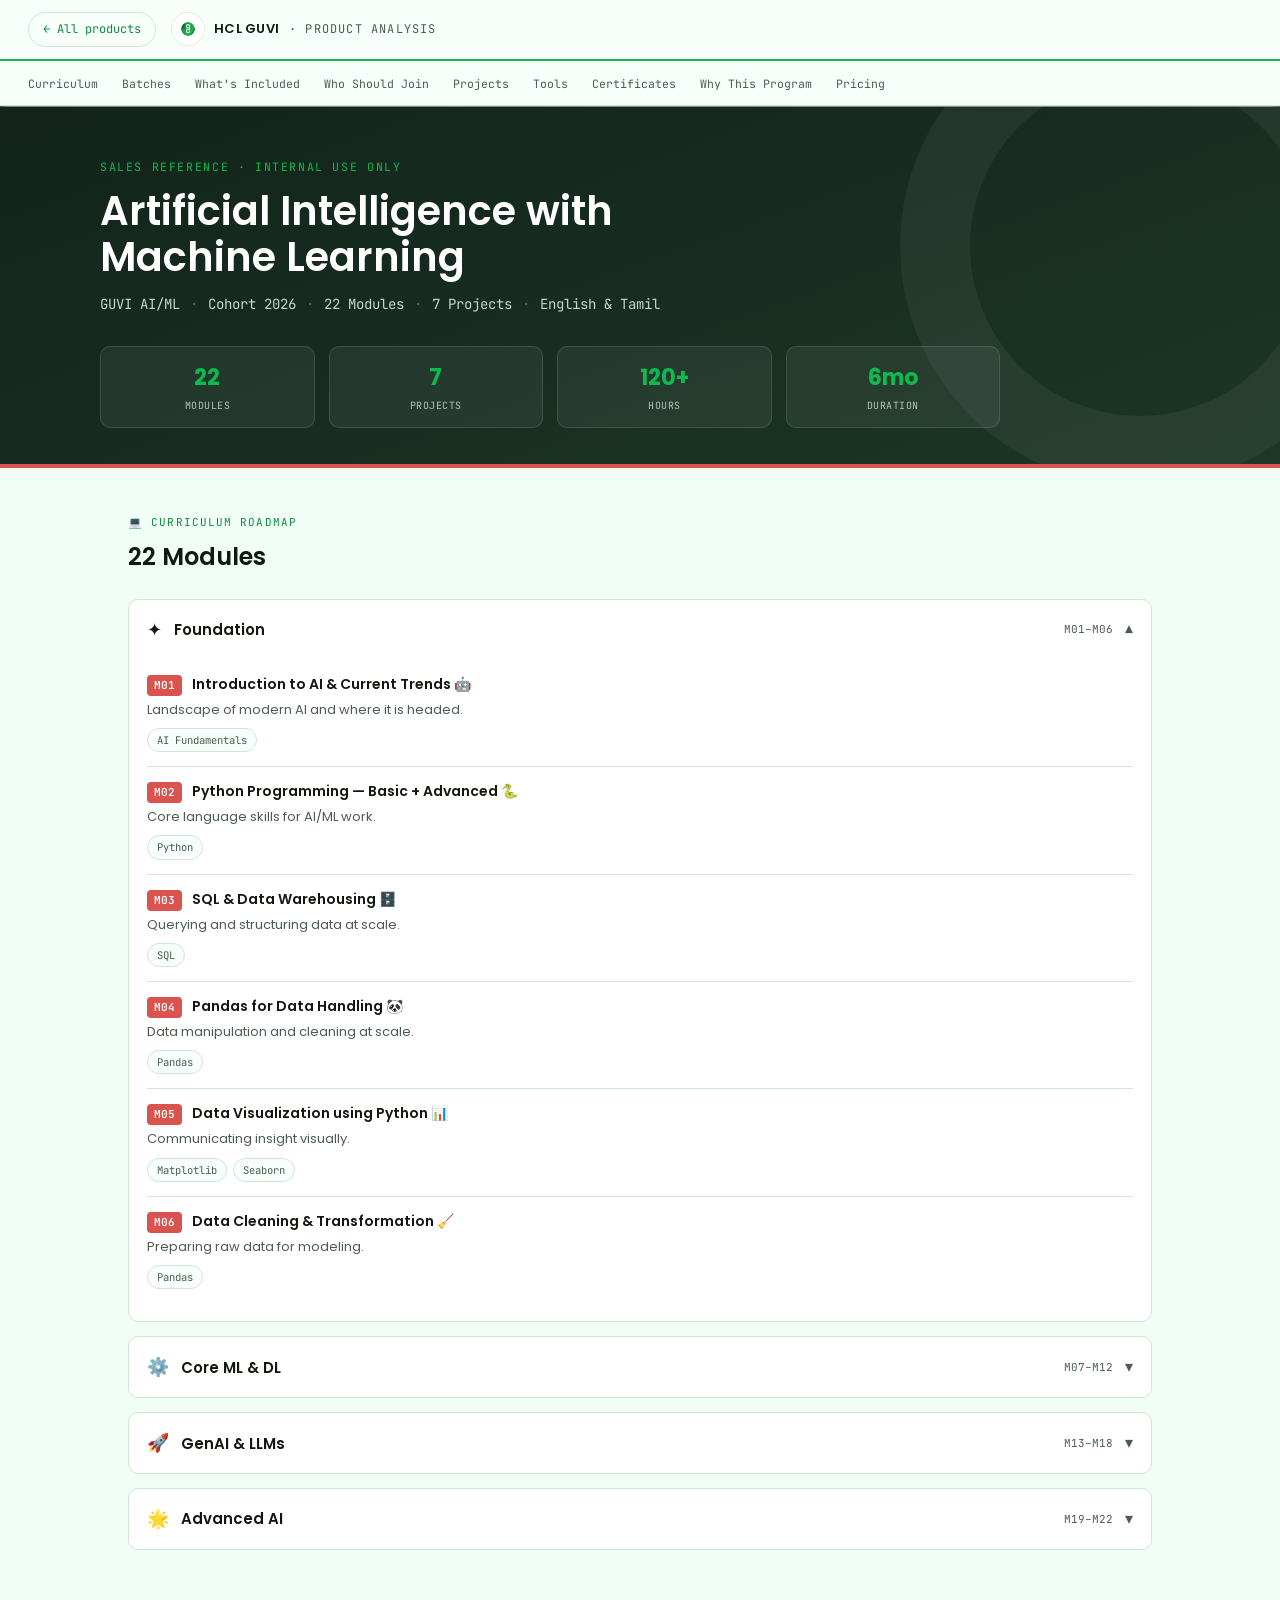
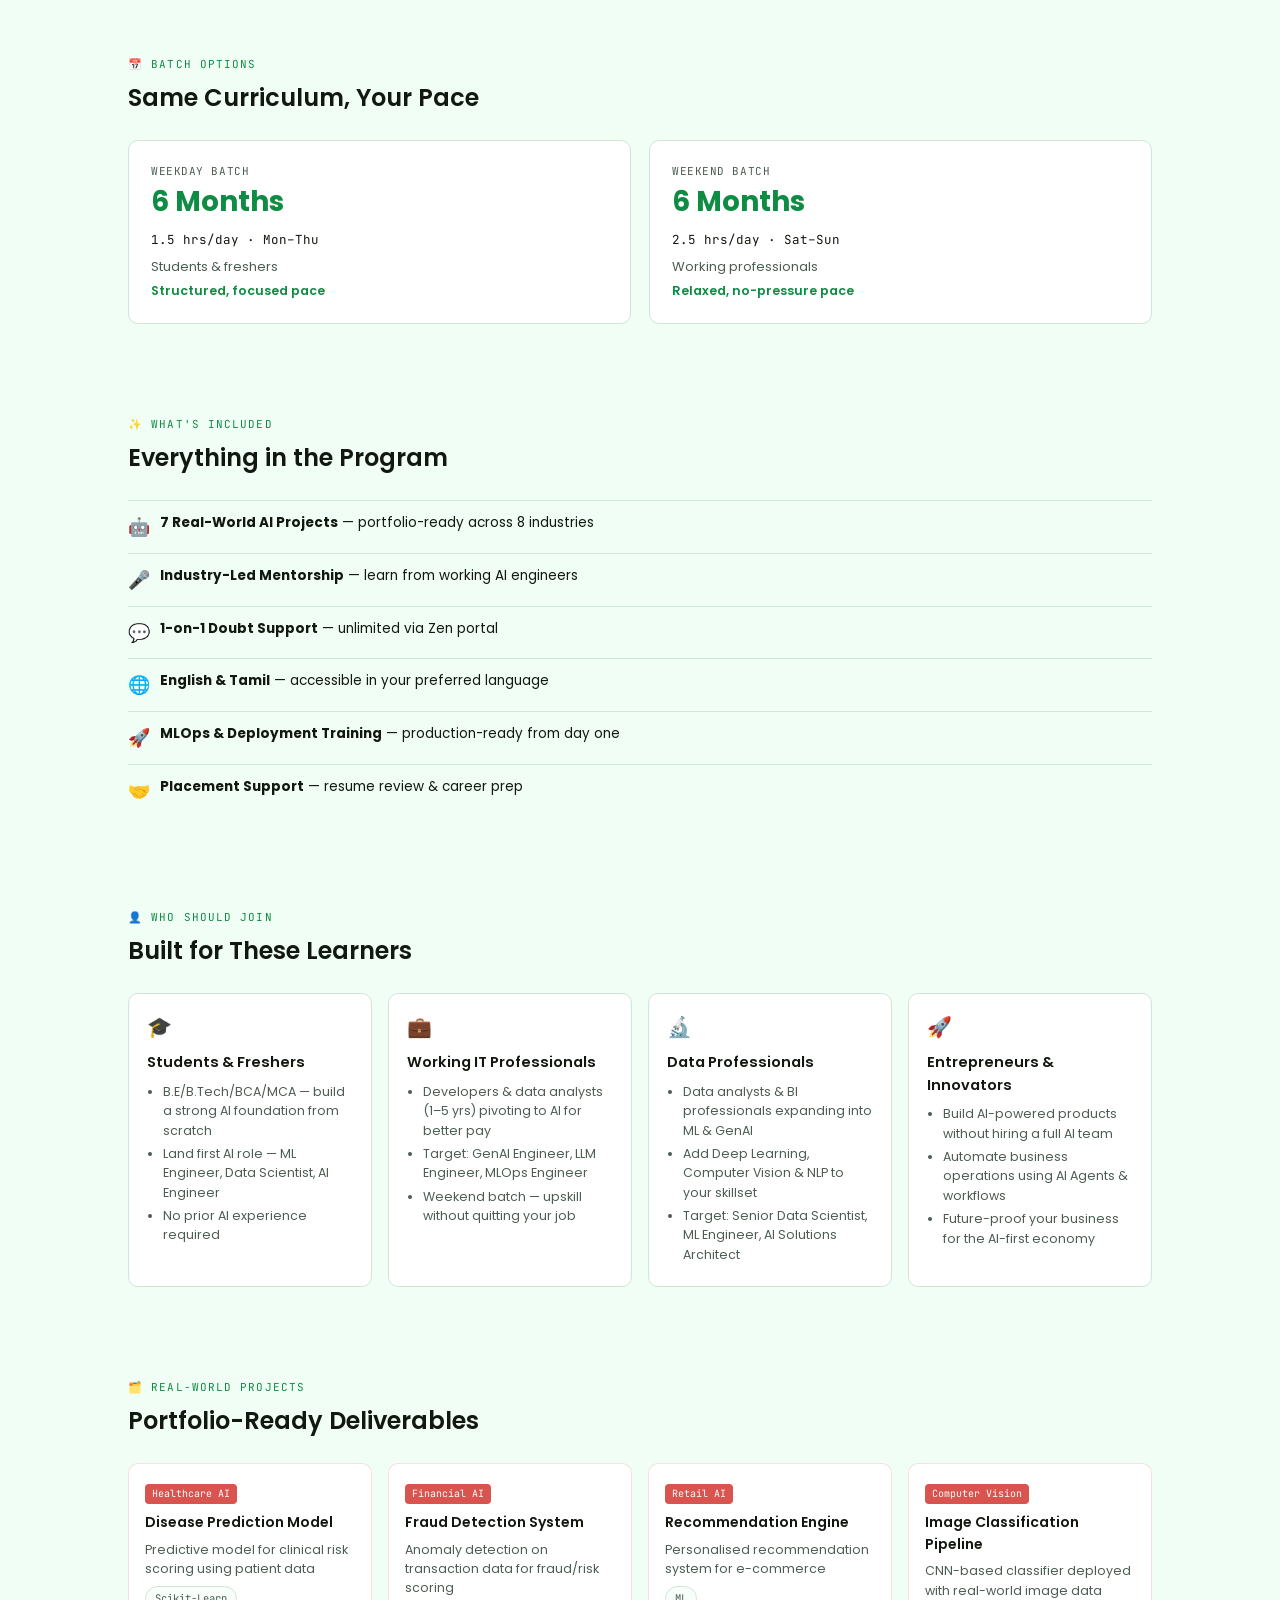
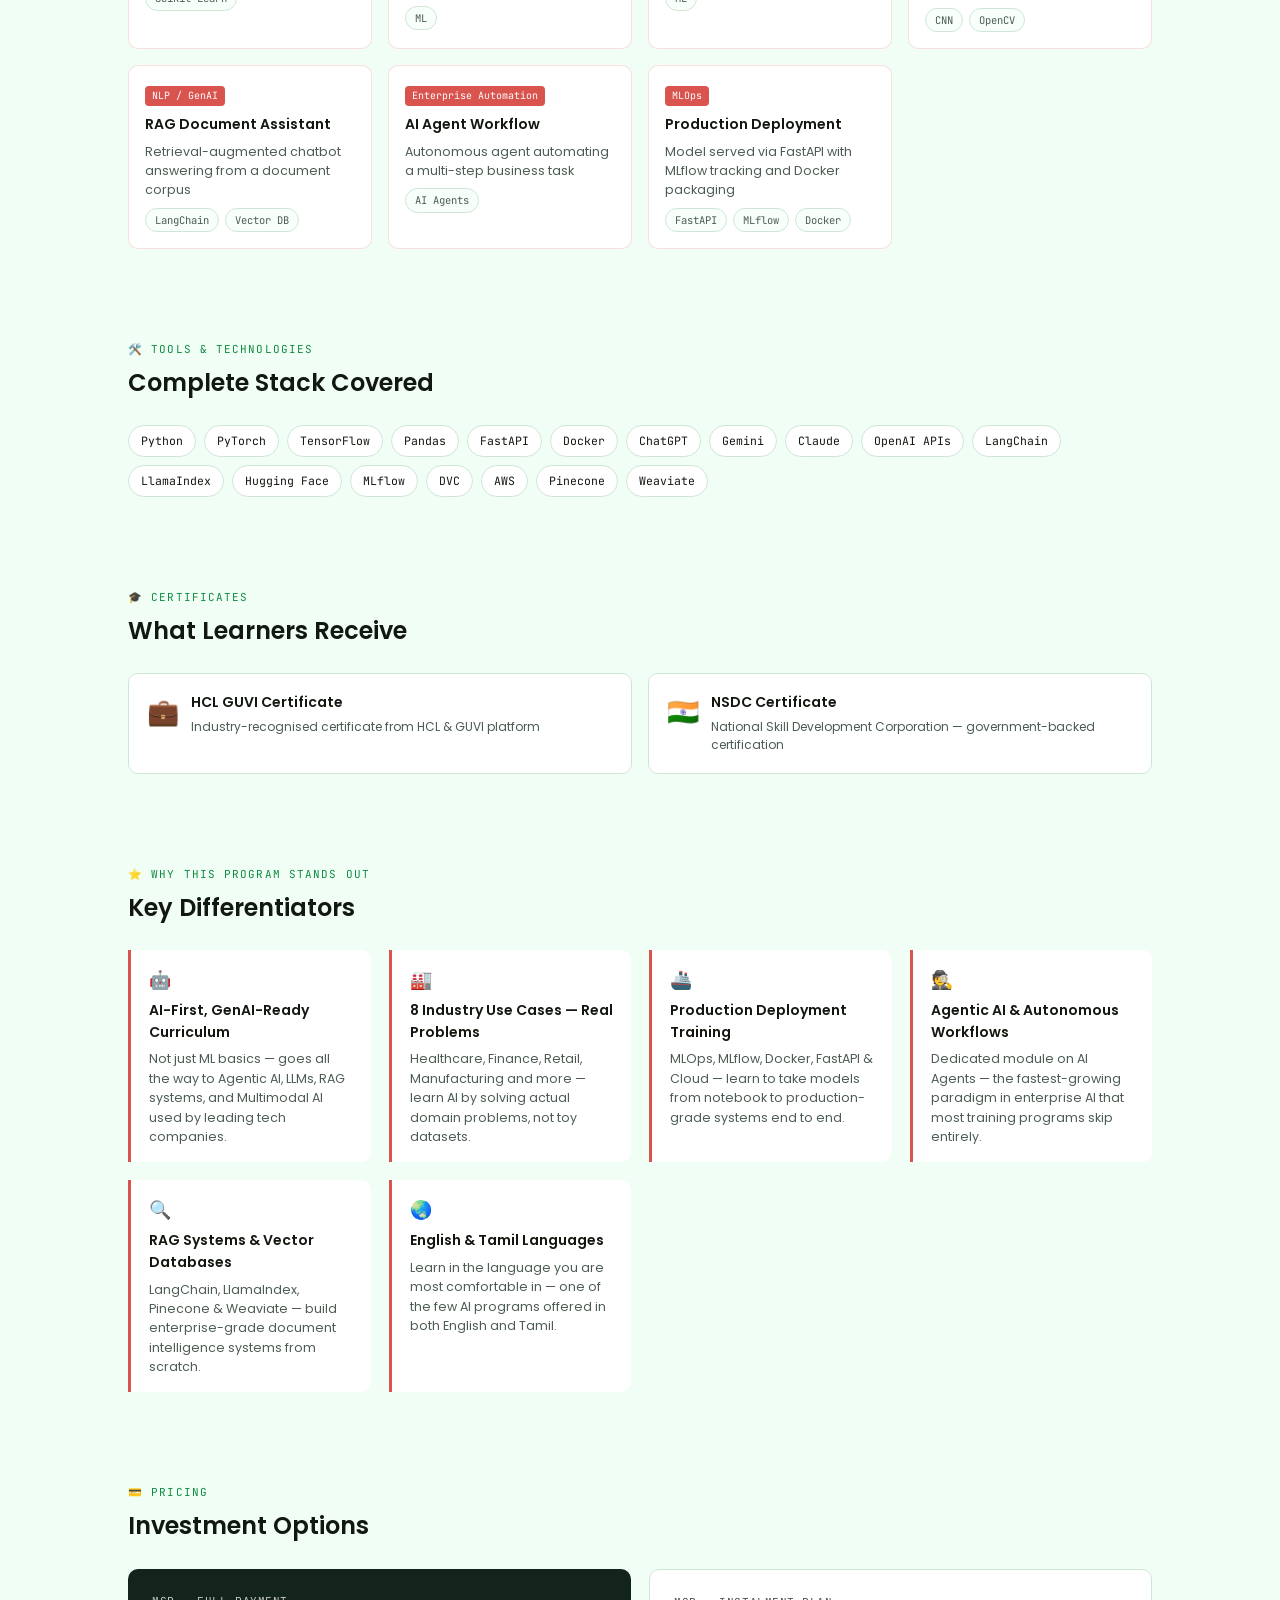
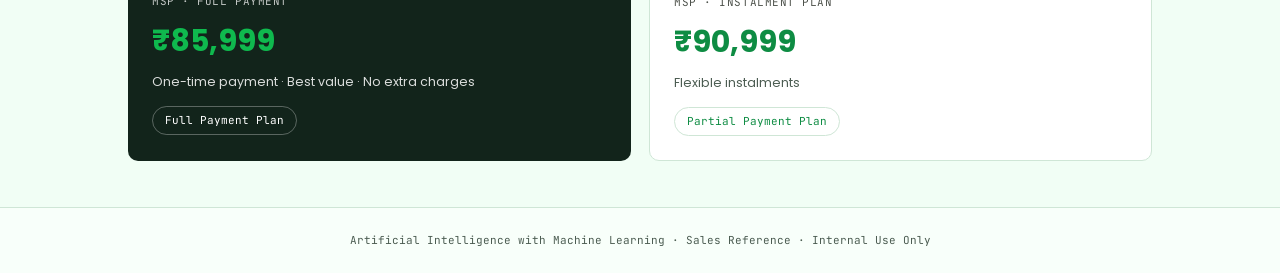
<file: courses/ai-machine-learning.html>
<!DOCTYPE html>
<html lang="en">
<head>
<meta charset="UTF-8">
<meta name="viewport" content="width=device-width, initial-scale=1.0">
<title>Artificial Intelligence with Machine Learning — GUVI Sales Reference</title>
<link rel="preconnect" href="https://fonts.googleapis.com">
<link href="https://fonts.googleapis.com/css2?family=Poppins:wght@400;500;600;700&family=JetBrains+Mono:wght@400;500;600&display=swap" rel="stylesheet">
<link rel="icon" href="../logo.jpg" type="image/jpeg">
<link rel="shortcut icon" href="../logo.jpg" type="image/jpeg">
<meta property="og:image" content="../logo.jpg">
<link rel="stylesheet" href="../assets/shared.css">
<style>:root{--brand-accent:#D9534F; --product-accent:#D9534F;} 
  .pa-hero::after{content:"";position:absolute;left:0;bottom:0;width:100%;height:4px;background:var(--product-accent);}
  .pa-project-card{border-color:rgba(217,83,79,0.18);}
  .pa-project-card:hover{transform:translateY(-2px);box-shadow:0 12px 28px rgba(217,83,79,0.18);border-color:rgba(217,83,79,0.5);}
  .pa-project-card .badge{background:var(--product-accent);}
  .pa-phase-head{border-left:0;}
  .pa-module-code{background:var(--product-accent);}
  .pa-diff-card{border-left-color:var(--product-accent);}
</style>
</head>
<body>

<div class="pa-topbar">
  <a class="pa-back" href="../products.html">← All products</a>
  <div class="pa-brand" style="margin-left:0;">
    <span class="logo-slot" style="width:32px;height:32px;border-radius:999px;background:#fff;display:inline-flex;align-items:center;justify-content:center;overflow:hidden;box-shadow:0 0 0 1px rgba(0,0,0,0.08);">
      <img src="../logo.jpg" alt="GUVI logo" style="width:18px;height:18px;object-fit:contain;" />
    </span>
    <b>HCL GUVI</b> · Product Analysis
  </div>
</div>

<div class="pa-subnav">
  <a href="#curriculum">Curriculum</a>
  <a href="#batches">Batches</a>
  <a href="#included">What's Included</a>
  <a href="#who">Who Should Join</a>
  <a href="#projects">Projects</a>
  <a href="#tools">Tools</a>
  <a href="#certs">Certificates</a>
  <a href="#why">Why This Program</a>
  <a href="#pricing">Pricing</a>
</div>

<section class="pa-hero">
  <div class="pa-hero-inner">
    <span class="pa-eyebrow">Sales Reference · Internal Use Only</span>
    <h1>Artificial Intelligence with Machine Learning</h1>
    <div class="meta-line"><span>GUVI AI/ML</span><span>Cohort 2026</span><span>22 Modules</span><span>7 Projects</span><span>English &amp; Tamil</span></div>
    <div class="pa-stat-grid"><div class="pa-stat-box"><div class="n">22</div><div class="l">Modules</div></div><div class="pa-stat-box"><div class="n">7</div><div class="l">Projects</div></div><div class="pa-stat-box"><div class="n">120+</div><div class="l">Hours</div></div><div class="pa-stat-box"><div class="n">6mo</div><div class="l">Duration</div></div></div>
  </div>
</section>

<section class="pa-section" id="curriculum">
  <div class="pa-section-head">
    <div class="kicker">💻 Curriculum Roadmap</div>
    <h2>22 Modules</h2>
  </div>
  
    <div class="pa-phase">
      <div class="pa-phase-head">
        <span class="icon">✦</span>
        <span class="ttl">Foundation</span>
        <span class="rng">M01–M06</span>
        <span class="chev">▾</span>
      </div>
      <div class="pa-phase-body">
        <div class="pa-module">
          <div class="pa-module-top">
            <span class="pa-module-code">M01</span>
            <span class="pa-module-title">Introduction to AI &amp; Current Trends 🤖</span>
            <span class="pa-module-hrs"></span>
          </div>
          <div class="pa-module-desc">Landscape of modern AI and where it is headed.</div>
          <div class="pa-chip-row"><span class="pa-chip">AI Fundamentals</span></div>
          
        </div>
        <div class="pa-module">
          <div class="pa-module-top">
            <span class="pa-module-code">M02</span>
            <span class="pa-module-title">Python Programming — Basic + Advanced 🐍</span>
            <span class="pa-module-hrs"></span>
          </div>
          <div class="pa-module-desc">Core language skills for AI/ML work.</div>
          <div class="pa-chip-row"><span class="pa-chip">Python</span></div>
          
        </div>
        <div class="pa-module">
          <div class="pa-module-top">
            <span class="pa-module-code">M03</span>
            <span class="pa-module-title">SQL &amp; Data Warehousing 🗄️</span>
            <span class="pa-module-hrs"></span>
          </div>
          <div class="pa-module-desc">Querying and structuring data at scale.</div>
          <div class="pa-chip-row"><span class="pa-chip">SQL</span></div>
          
        </div>
        <div class="pa-module">
          <div class="pa-module-top">
            <span class="pa-module-code">M04</span>
            <span class="pa-module-title">Pandas for Data Handling 🐼</span>
            <span class="pa-module-hrs"></span>
          </div>
          <div class="pa-module-desc">Data manipulation and cleaning at scale.</div>
          <div class="pa-chip-row"><span class="pa-chip">Pandas</span></div>
          
        </div>
        <div class="pa-module">
          <div class="pa-module-top">
            <span class="pa-module-code">M05</span>
            <span class="pa-module-title">Data Visualization using Python 📊</span>
            <span class="pa-module-hrs"></span>
          </div>
          <div class="pa-module-desc">Communicating insight visually.</div>
          <div class="pa-chip-row"><span class="pa-chip">Matplotlib</span><span class="pa-chip">Seaborn</span></div>
          
        </div>
        <div class="pa-module">
          <div class="pa-module-top">
            <span class="pa-module-code">M06</span>
            <span class="pa-module-title">Data Cleaning &amp; Transformation 🧹</span>
            <span class="pa-module-hrs"></span>
          </div>
          <div class="pa-module-desc">Preparing raw data for modeling.</div>
          <div class="pa-chip-row"><span class="pa-chip">Pandas</span></div>
          
        </div></div>
    </div>
    <div class="pa-phase">
      <div class="pa-phase-head">
        <span class="icon">⚙️</span>
        <span class="ttl">Core ML &amp; DL</span>
        <span class="rng">M07–M12</span>
        <span class="chev">▾</span>
      </div>
      <div class="pa-phase-body">
        <div class="pa-module">
          <div class="pa-module-top">
            <span class="pa-module-code">M07</span>
            <span class="pa-module-title">Classical Machine Learning 🧠</span>
            <span class="pa-module-hrs"></span>
          </div>
          <div class="pa-module-desc">Regression, classification, model evaluation.</div>
          <div class="pa-chip-row"><span class="pa-chip">Scikit-Learn</span></div>
          
        </div>
        <div class="pa-module">
          <div class="pa-module-top">
            <span class="pa-module-code">M08</span>
            <span class="pa-module-title">Neural Networks Foundations 🔗</span>
            <span class="pa-module-hrs"></span>
          </div>
          <div class="pa-module-desc">How neural nets learn.</div>
          <div class="pa-chip-row"><span class="pa-chip">TensorFlow</span></div>
          
        </div>
        <div class="pa-module">
          <div class="pa-module-top">
            <span class="pa-module-code">M09</span>
            <span class="pa-module-title">Deep Learning Core ⚡</span>
            <span class="pa-module-hrs"></span>
          </div>
          <div class="pa-module-desc">Architectures and training deep models.</div>
          <div class="pa-chip-row"><span class="pa-chip">PyTorch</span><span class="pa-chip">TensorFlow</span></div>
          
        </div>
        <div class="pa-module">
          <div class="pa-module-top">
            <span class="pa-module-code">M10</span>
            <span class="pa-module-title">Deep Learning with PyTorch / TensorFlow 🔥</span>
            <span class="pa-module-hrs"></span>
          </div>
          <div class="pa-module-desc">Hands-on framework mastery.</div>
          <div class="pa-chip-row"><span class="pa-chip">PyTorch</span><span class="pa-chip">TensorFlow</span></div>
          
        </div>
        <div class="pa-module">
          <div class="pa-module-top">
            <span class="pa-module-code">M11</span>
            <span class="pa-module-title">Computer Vision — CNN 👁️</span>
            <span class="pa-module-hrs"></span>
          </div>
          <div class="pa-module-desc">Image classification and detection.</div>
          <div class="pa-chip-row"><span class="pa-chip">CNN</span><span class="pa-chip">OpenCV</span></div>
          
        </div>
        <div class="pa-module">
          <div class="pa-module-top">
            <span class="pa-module-code">M12</span>
            <span class="pa-module-title">NLP with Neural Networks 💬</span>
            <span class="pa-module-hrs"></span>
          </div>
          <div class="pa-module-desc">Text understanding with neural architectures.</div>
          <div class="pa-chip-row"><span class="pa-chip">NLP</span></div>
          
        </div></div>
    </div>
    <div class="pa-phase">
      <div class="pa-phase-head">
        <span class="icon">🚀</span>
        <span class="ttl">GenAI &amp; LLMs</span>
        <span class="rng">M13–M18</span>
        <span class="chev">▾</span>
      </div>
      <div class="pa-phase-body">
        <div class="pa-module">
          <div class="pa-module-top">
            <span class="pa-module-code">M13</span>
            <span class="pa-module-title">Transformer Models 🤯</span>
            <span class="pa-module-hrs"></span>
          </div>
          <div class="pa-module-desc">The architecture behind modern LLMs.</div>
          <div class="pa-chip-row"><span class="pa-chip">Transformers</span></div>
          
        </div>
        <div class="pa-module">
          <div class="pa-module-top">
            <span class="pa-module-code">M14</span>
            <span class="pa-module-title">Introduction to LLMs 📖</span>
            <span class="pa-module-hrs"></span>
          </div>
          <div class="pa-module-desc">How large language models work and are used.</div>
          <div class="pa-chip-row"><span class="pa-chip">LLMs</span></div>
          
        </div>
        <div class="pa-module">
          <div class="pa-module-top">
            <span class="pa-module-code">M15</span>
            <span class="pa-module-title">Prompt Engineering ✍️</span>
            <span class="pa-module-hrs"></span>
          </div>
          <div class="pa-module-desc">Getting reliable output from LLMs.</div>
          <div class="pa-chip-row"><span class="pa-chip">Prompt Engineering</span></div>
          
        </div>
        <div class="pa-module">
          <div class="pa-module-top">
            <span class="pa-module-code">M16</span>
            <span class="pa-module-title">RAG Systems 🔍</span>
            <span class="pa-module-hrs"></span>
          </div>
          <div class="pa-module-desc">Retrieval-augmented generation pipelines.</div>
          <div class="pa-chip-row"><span class="pa-chip">LangChain</span><span class="pa-chip">Vector DBs</span></div>
          
        </div>
        <div class="pa-module">
          <div class="pa-module-top">
            <span class="pa-module-code">M17</span>
            <span class="pa-module-title">API Development — Flask / FastAPI 🌐</span>
            <span class="pa-module-hrs"></span>
          </div>
          <div class="pa-module-desc">Serving AI models as APIs.</div>
          <div class="pa-chip-row"><span class="pa-chip">FastAPI</span><span class="pa-chip">Flask</span></div>
          
        </div>
        <div class="pa-module">
          <div class="pa-module-top">
            <span class="pa-module-code">M18</span>
            <span class="pa-module-title">MLOps &amp; Deployment 🚢</span>
            <span class="pa-module-hrs"></span>
          </div>
          <div class="pa-module-desc">Taking models to production.</div>
          <div class="pa-chip-row"><span class="pa-chip">MLflow</span><span class="pa-chip">Docker</span></div>
          
        </div></div>
    </div>
    <div class="pa-phase">
      <div class="pa-phase-head">
        <span class="icon">🌟</span>
        <span class="ttl">Advanced AI</span>
        <span class="rng">M19–M22</span>
        <span class="chev">▾</span>
      </div>
      <div class="pa-phase-body">
        <div class="pa-module">
          <div class="pa-module-top">
            <span class="pa-module-code">M19</span>
            <span class="pa-module-title">AI System Design 🏗️</span>
            <span class="pa-module-hrs"></span>
          </div>
          <div class="pa-module-desc">Architecting production AI systems.</div>
          <div class="pa-chip-row"><span class="pa-chip">System Design</span></div>
          
        </div>
        <div class="pa-module">
          <div class="pa-module-top">
            <span class="pa-module-code">M20</span>
            <span class="pa-module-title">AI Agents 🕵️</span>
            <span class="pa-module-hrs"></span>
          </div>
          <div class="pa-module-desc">Autonomous, tool-using AI workflows.</div>
          <div class="pa-chip-row"><span class="pa-chip">AI Agents</span></div>
          
        </div>
        <div class="pa-module">
          <div class="pa-module-top">
            <span class="pa-module-code">M21</span>
            <span class="pa-module-title">Multimodal AI 🎭</span>
            <span class="pa-module-hrs"></span>
          </div>
          <div class="pa-module-desc">Models that combine text, image, and more.</div>
          <div class="pa-chip-row"><span class="pa-chip">Multimodal AI</span></div>
          
        </div>
        <div class="pa-module">
          <div class="pa-module-top">
            <span class="pa-module-code">M22</span>
            <span class="pa-module-title">Responsible AI ⚖️</span>
            <span class="pa-module-hrs"></span>
          </div>
          <div class="pa-module-desc">Ethics, bias, and safe deployment practices.</div>
          <div class="pa-chip-row"><span class="pa-chip">Responsible AI</span></div>
          
        </div></div>
    </div>
</section>

<div class="pa-section alt-wrap"><div class="pa-section" id="batches">
  <div class="pa-section-head">
    <div class="kicker">📅 Batch Options</div>
    <h2>Same Curriculum, Your Pace</h2>
  </div>
  <div class="pa-grid-2">
      <div class="pa-batch-card">
        <div class="tag" style="font-family:var(--mono);font-size:11px;color:var(--text-mute);text-transform:uppercase;letter-spacing:.05em;">Weekday Batch</div>
        <div class="dur">6 Months</div>
        <div class="schedule">1.5 hrs/day · Mon–Thu</div>
        <div class="for">Students &amp; freshers</div>
        <div class="pace">Structured, focused pace</div>
      </div>
      <div class="pa-batch-card">
        <div class="tag" style="font-family:var(--mono);font-size:11px;color:var(--text-mute);text-transform:uppercase;letter-spacing:.05em;">Weekend Batch</div>
        <div class="dur">6 Months</div>
        <div class="schedule">2.5 hrs/day · Sat–Sun</div>
        <div class="for">Working professionals</div>
        <div class="pace">Relaxed, no-pressure pace</div>
      </div></div>
</div></div>

<section class="pa-section" id="included">
  <div class="pa-section-head">
    <div class="kicker">✨ What's Included</div>
    <h2>Everything in the Program</h2>
  </div>
  
      <div class="pa-included-item">
        <span class="emoji">🤖</span>
        <span class="txt"><b>7 Real-World AI Projects</b> — portfolio-ready across 8 industries</span>
      </div>
      <div class="pa-included-item">
        <span class="emoji">🎤</span>
        <span class="txt"><b>Industry-Led Mentorship</b> — learn from working AI engineers</span>
      </div>
      <div class="pa-included-item">
        <span class="emoji">💬</span>
        <span class="txt"><b>1-on-1 Doubt Support</b> — unlimited via Zen portal</span>
      </div>
      <div class="pa-included-item">
        <span class="emoji">🌐</span>
        <span class="txt"><b>English & Tamil</b> — accessible in your preferred language</span>
      </div>
      <div class="pa-included-item">
        <span class="emoji">🚀</span>
        <span class="txt"><b>MLOps & Deployment Training</b> — production-ready from day one</span>
      </div>
      <div class="pa-included-item">
        <span class="emoji">🤝</span>
        <span class="txt"><b>Placement Support</b> — resume review & career prep</span>
      </div>
</section>

<div class="pa-section alt-wrap"><div class="pa-section" id="who">
  <div class="pa-section-head">
    <div class="kicker">👤 Who Should Join</div>
    <h2>Built for These Learners</h2>
  </div>
  <div class="pa-grid-3">
      <div class="pa-persona-card">
        <span class="emoji">🎓</span>
        <h3>Students &amp; Freshers</h3>
        <ul><li>B.E/B.Tech/BCA/MCA — build a strong AI foundation from scratch</li><li>Land first AI role — ML Engineer, Data Scientist, AI Engineer</li><li>No prior AI experience required</li></ul>
      </div>
      <div class="pa-persona-card">
        <span class="emoji">💼</span>
        <h3>Working IT Professionals</h3>
        <ul><li>Developers &amp; data analysts (1–5 yrs) pivoting to AI for better pay</li><li>Target: GenAI Engineer, LLM Engineer, MLOps Engineer</li><li>Weekend batch — upskill without quitting your job</li></ul>
      </div>
      <div class="pa-persona-card">
        <span class="emoji">🔬</span>
        <h3>Data Professionals</h3>
        <ul><li>Data analysts &amp; BI professionals expanding into ML &amp; GenAI</li><li>Add Deep Learning, Computer Vision &amp; NLP to your skillset</li><li>Target: Senior Data Scientist, ML Engineer, AI Solutions Architect</li></ul>
      </div>
      <div class="pa-persona-card">
        <span class="emoji">🚀</span>
        <h3>Entrepreneurs &amp; Innovators</h3>
        <ul><li>Build AI-powered products without hiring a full AI team</li><li>Automate business operations using AI Agents &amp; workflows</li><li>Future-proof your business for the AI-first economy</li></ul>
      </div></div>
</div></div>

<section class="pa-section" id="projects">
  <div class="pa-section-head">
    <div class="kicker">🗂️ Real-World Projects</div>
    <h2>Portfolio-Ready Deliverables</h2>
  </div>
  <div class="pa-grid-3">
      <div class="pa-project-card">
        <span class="badge">Healthcare AI</span>
        <h3>Disease Prediction Model</h3>
        <p>Predictive model for clinical risk scoring using patient data</p>
        <div class="pa-chip-row"><span class="pa-chip">Scikit-Learn</span></div>
      </div>
      <div class="pa-project-card">
        <span class="badge">Financial AI</span>
        <h3>Fraud Detection System</h3>
        <p>Anomaly detection on transaction data for fraud/risk scoring</p>
        <div class="pa-chip-row"><span class="pa-chip">ML</span></div>
      </div>
      <div class="pa-project-card">
        <span class="badge">Retail AI</span>
        <h3>Recommendation Engine</h3>
        <p>Personalised recommendation system for e-commerce</p>
        <div class="pa-chip-row"><span class="pa-chip">ML</span></div>
      </div>
      <div class="pa-project-card">
        <span class="badge">Computer Vision</span>
        <h3>Image Classification Pipeline</h3>
        <p>CNN-based classifier deployed with real-world image data</p>
        <div class="pa-chip-row"><span class="pa-chip">CNN</span><span class="pa-chip">OpenCV</span></div>
      </div>
      <div class="pa-project-card">
        <span class="badge">NLP / GenAI</span>
        <h3>RAG Document Assistant</h3>
        <p>Retrieval-augmented chatbot answering from a document corpus</p>
        <div class="pa-chip-row"><span class="pa-chip">LangChain</span><span class="pa-chip">Vector DB</span></div>
      </div>
      <div class="pa-project-card">
        <span class="badge">Enterprise Automation</span>
        <h3>AI Agent Workflow</h3>
        <p>Autonomous agent automating a multi-step business task</p>
        <div class="pa-chip-row"><span class="pa-chip">AI Agents</span></div>
      </div>
      <div class="pa-project-card">
        <span class="badge">MLOps</span>
        <h3>Production Deployment</h3>
        <p>Model served via FastAPI with MLflow tracking and Docker packaging</p>
        <div class="pa-chip-row"><span class="pa-chip">FastAPI</span><span class="pa-chip">MLflow</span><span class="pa-chip">Docker</span></div>
      </div></div>
</section>

<div class="pa-section alt-wrap"><div class="pa-section" id="tools">
  <div class="pa-section-head">
    <div class="kicker">🛠️ Tools & Technologies</div>
    <h2>Complete Stack Covered</h2>
  </div>
  <div class="pa-tools-wrap"><span class="pa-tool-pill">Python</span><span class="pa-tool-pill">PyTorch</span><span class="pa-tool-pill">TensorFlow</span><span class="pa-tool-pill">Pandas</span><span class="pa-tool-pill">FastAPI</span><span class="pa-tool-pill">Docker</span><span class="pa-tool-pill">ChatGPT</span><span class="pa-tool-pill">Gemini</span><span class="pa-tool-pill">Claude</span><span class="pa-tool-pill">OpenAI APIs</span><span class="pa-tool-pill">LangChain</span><span class="pa-tool-pill">LlamaIndex</span><span class="pa-tool-pill">Hugging Face</span><span class="pa-tool-pill">MLflow</span><span class="pa-tool-pill">DVC</span><span class="pa-tool-pill">AWS</span><span class="pa-tool-pill">Pinecone</span><span class="pa-tool-pill">Weaviate</span></div>
</div></div>

<section class="pa-section" id="certs">
  <div class="pa-section-head">
    <div class="kicker">🎓 Certificates</div>
    <h2>What Learners Receive</h2>
  </div>
  <div class="pa-cert-row">
      <div class="pa-cert-card">
        <span class="emoji">💼</span>
        <div><h3>HCL GUVI Certificate</h3><p>Industry-recognised certificate from HCL &amp; GUVI platform</p></div>
      </div>
      <div class="pa-cert-card">
        <span class="emoji">🇮🇳</span>
        <div><h3>NSDC Certificate</h3><p>National Skill Development Corporation — government-backed certification</p></div>
      </div></div>
</section>

<div class="pa-section alt-wrap"><div class="pa-section" id="why">
  <div class="pa-section-head">
    <div class="kicker">⭐ Why This Program Stands Out</div>
    <h2>Key Differentiators</h2>
  </div>
  <div class="pa-grid-2">
      <div class="pa-diff-card">
        <span class="emoji">🤖</span>
        <h3>AI-First, GenAI-Ready Curriculum</h3>
        <p>Not just ML basics — goes all the way to Agentic AI, LLMs, RAG systems, and Multimodal AI used by leading tech companies.</p>
      </div>
      <div class="pa-diff-card">
        <span class="emoji">🏭</span>
        <h3>8 Industry Use Cases — Real Problems</h3>
        <p>Healthcare, Finance, Retail, Manufacturing and more — learn AI by solving actual domain problems, not toy datasets.</p>
      </div>
      <div class="pa-diff-card">
        <span class="emoji">🚢</span>
        <h3>Production Deployment Training</h3>
        <p>MLOps, MLflow, Docker, FastAPI &amp; Cloud — learn to take models from notebook to production-grade systems end to end.</p>
      </div>
      <div class="pa-diff-card">
        <span class="emoji">🕵️</span>
        <h3>Agentic AI &amp; Autonomous Workflows</h3>
        <p>Dedicated module on AI Agents — the fastest-growing paradigm in enterprise AI that most training programs skip entirely.</p>
      </div>
      <div class="pa-diff-card">
        <span class="emoji">🔍</span>
        <h3>RAG Systems &amp; Vector Databases</h3>
        <p>LangChain, LlamaIndex, Pinecone &amp; Weaviate — build enterprise-grade document intelligence systems from scratch.</p>
      </div>
      <div class="pa-diff-card">
        <span class="emoji">🌏</span>
        <h3>English &amp; Tamil Languages</h3>
        <p>Learn in the language you are most comfortable in — one of the few AI programs offered in both English and Tamil.</p>
      </div></div>
</div></div>

<section class="pa-section" id="pricing">
  <div class="pa-section-head">
    <div class="kicker">💳 Pricing</div>
    <h2>Investment Options</h2>
  </div>
  <div class="pa-pricing">
      <div class="pa-price-card ">
        <div class="tag">MSP · Full Payment</div>
        <div class="amt">₹85,999</div>
        <div class="desc">One-time payment · Best value · No extra charges</div>
        <div class="plan">Full Payment Plan</div>
      </div>
      <div class="pa-price-card alt">
        <div class="tag">MSP · Instalment Plan</div>
        <div class="amt">₹90,999</div>
        <div class="desc">Flexible instalments</div>
        <div class="plan">Partial Payment Plan</div>
      </div></div>
</section>

<footer class="pa-footer">Artificial Intelligence with Machine Learning · Sales Reference · Internal Use Only</footer>

<script src="../assets/shared.js"></script>
</body>
</html>
</file>
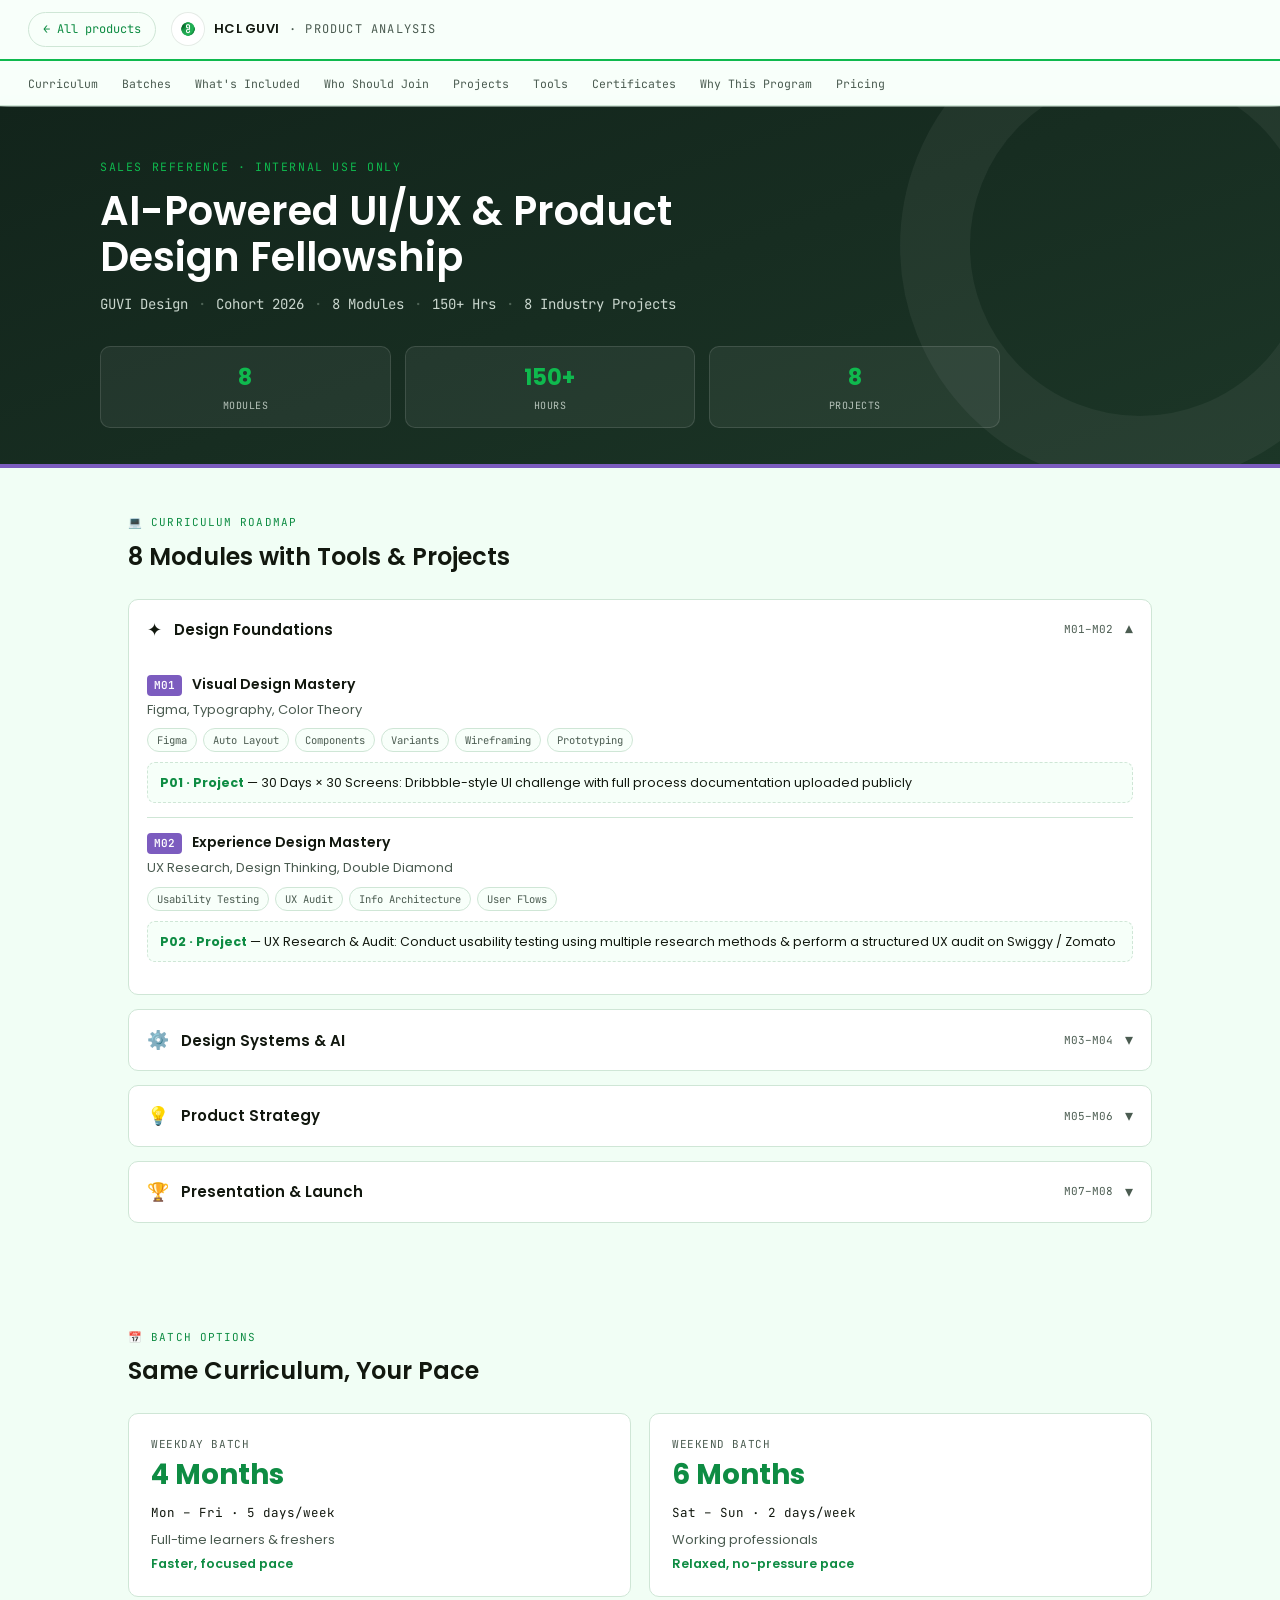
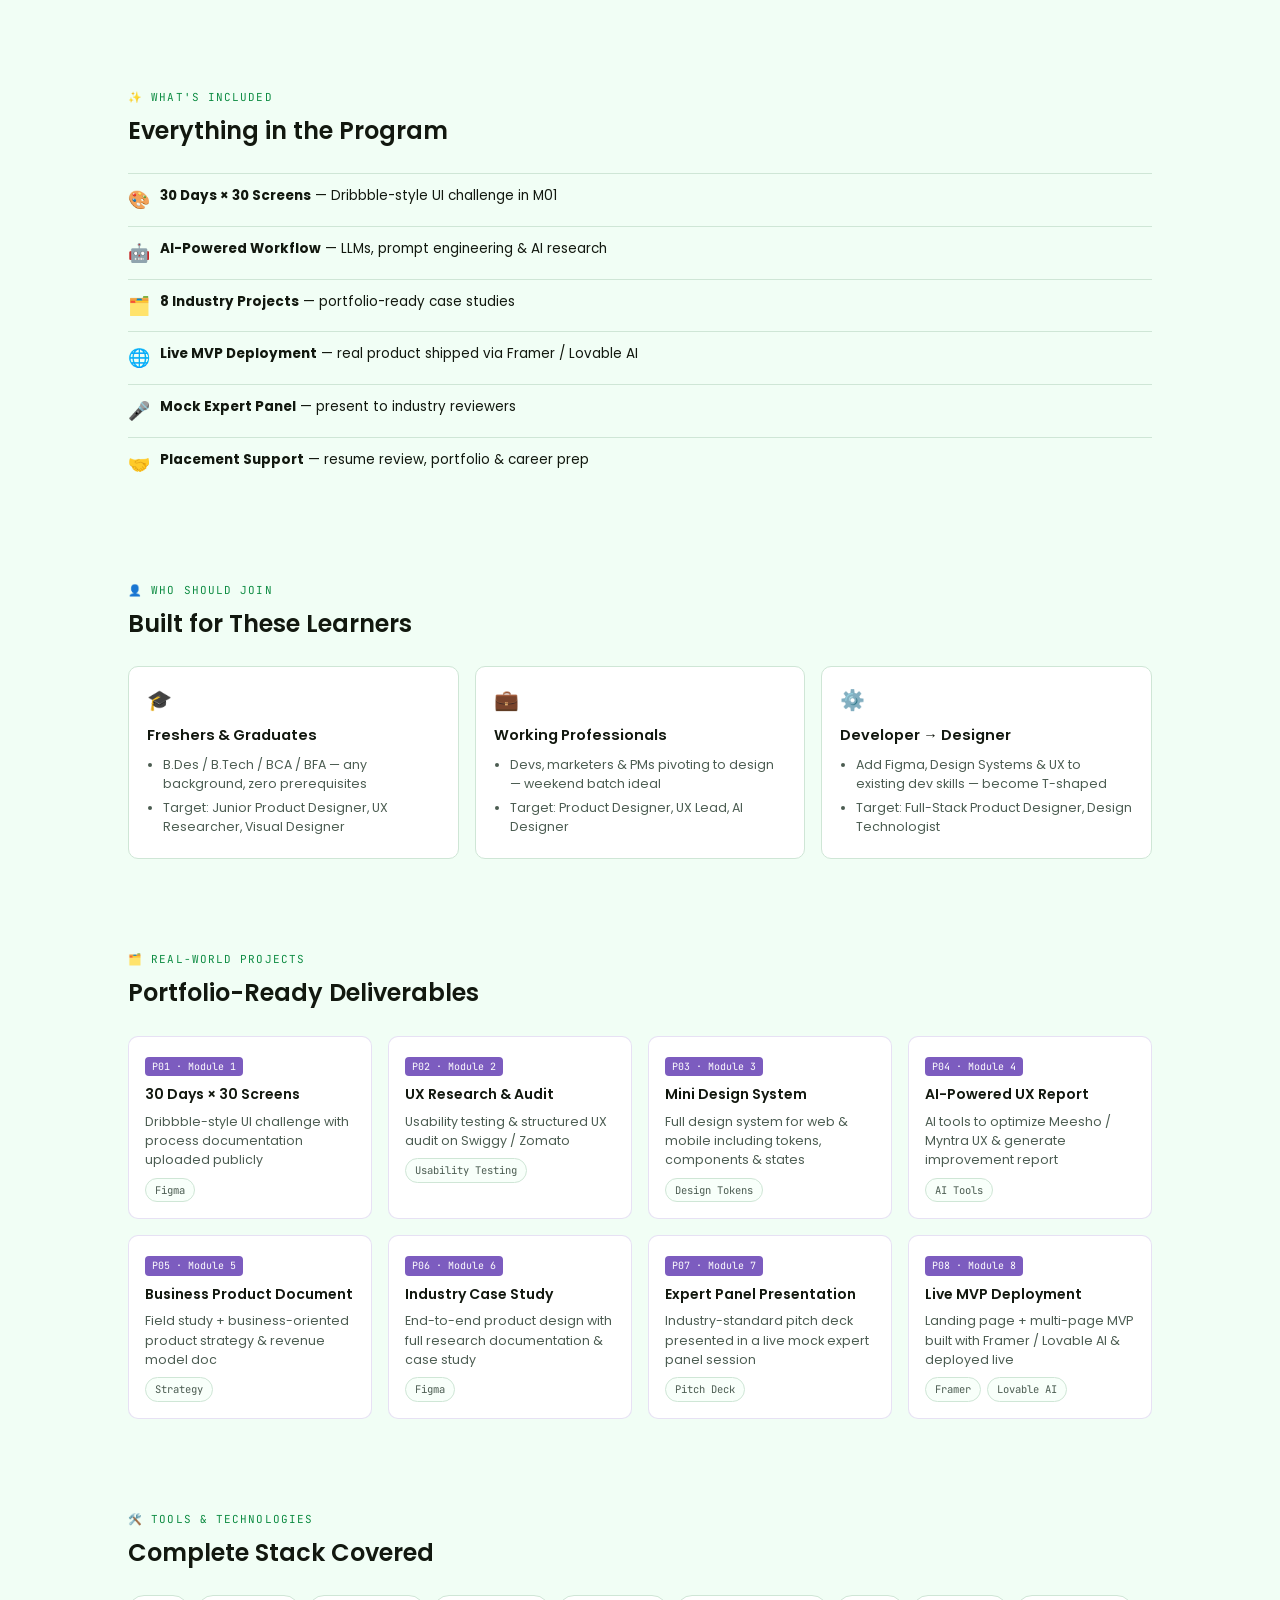
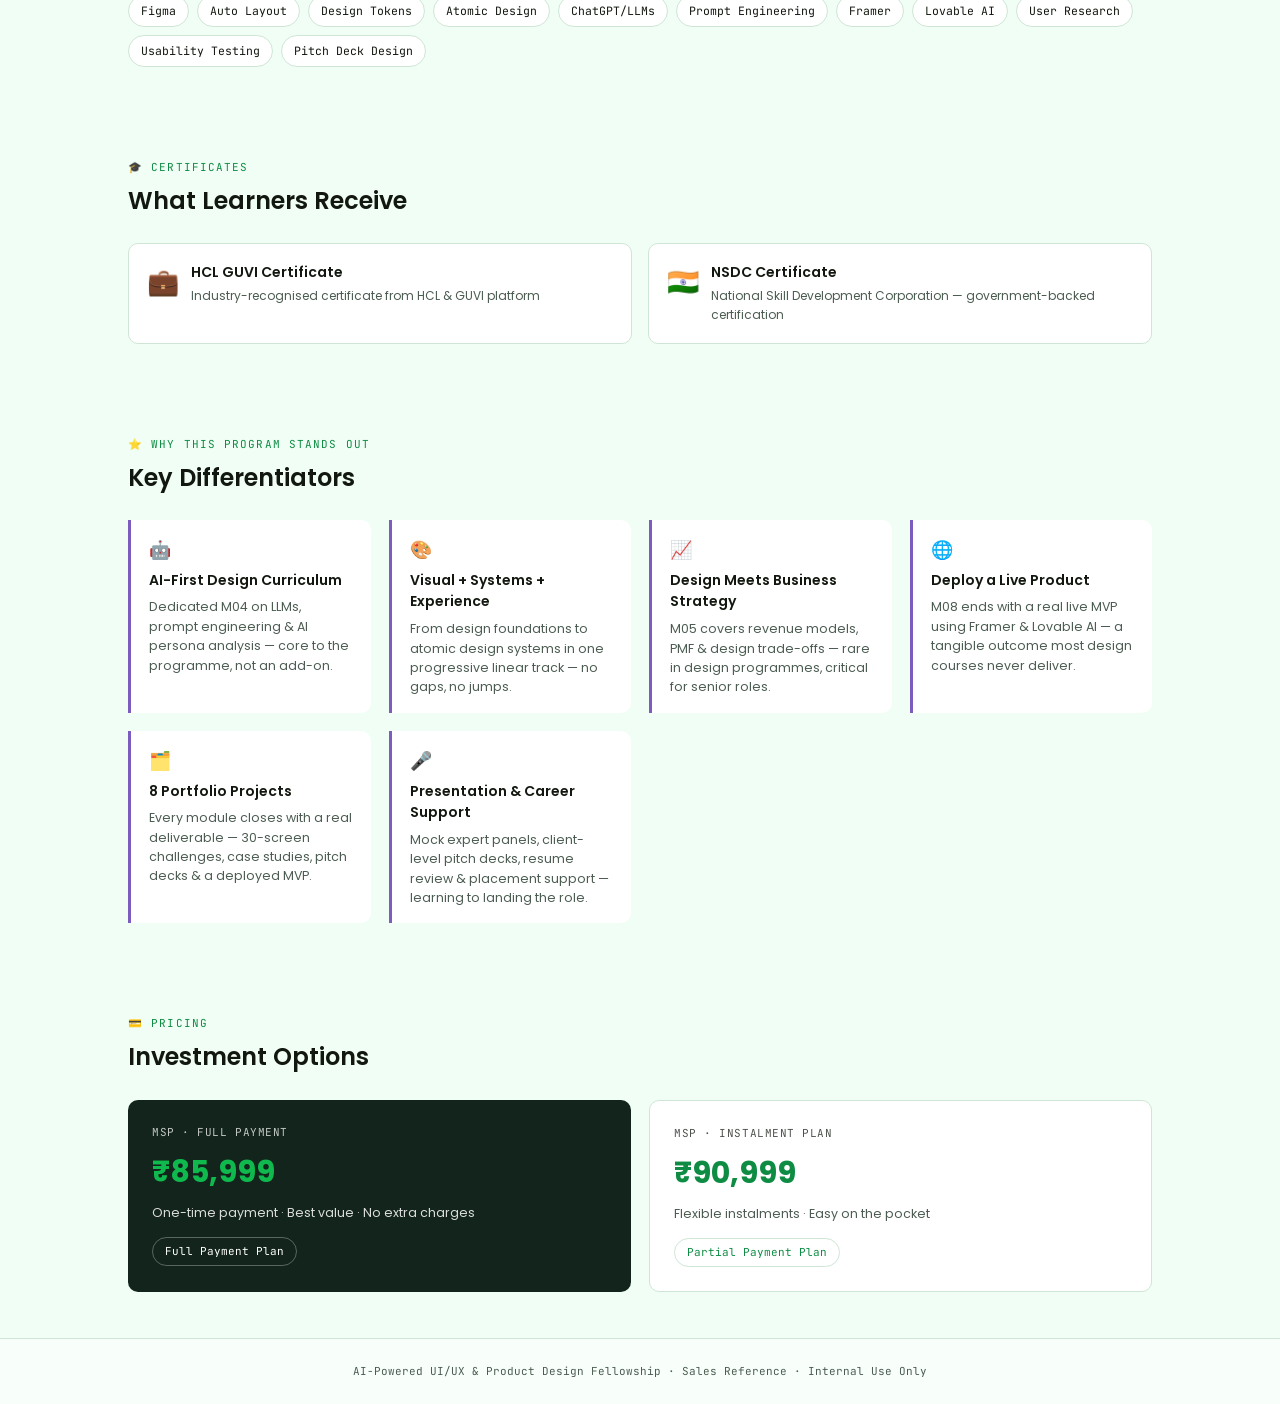
<file: courses/ai-uiux-design-fellowship.html>
<!DOCTYPE html>
<html lang="en">
<head>
<meta charset="UTF-8">
<meta name="viewport" content="width=device-width, initial-scale=1.0">
<title>AI-Powered UI/UX &amp; Product Design Fellowship — GUVI Sales Reference</title>
<link rel="preconnect" href="https://fonts.googleapis.com">
<link href="https://fonts.googleapis.com/css2?family=Poppins:wght@400;500;600;700&family=JetBrains+Mono:wght@400;500;600&display=swap" rel="stylesheet">
<link rel="icon" href="../logo.jpg" type="image/jpeg">
<link rel="shortcut icon" href="../logo.jpg" type="image/jpeg">
<meta property="og:image" content="../logo.jpg">
<link rel="stylesheet" href="../assets/shared.css">
<style>:root{--brand-accent:#7C5CBF; --product-accent:#7C5CBF;} 
  .pa-hero::after{content:"";position:absolute;left:0;bottom:0;width:100%;height:4px;background:var(--product-accent);}
  .pa-project-card{border-color:rgba(124,92,191,0.18);}
  .pa-project-card:hover{transform:translateY(-2px);box-shadow:0 12px 28px rgba(124,92,191,0.18);border-color:rgba(124,92,191,0.5);}
  .pa-project-card .badge{background:var(--product-accent);}
  .pa-phase-head{border-left:0;}
  .pa-module-code{background:var(--product-accent);}
  .pa-diff-card{border-left-color:var(--product-accent);}
</style>
</head>
<body>

<div class="pa-topbar">
  <a class="pa-back" href="../products.html">← All products</a>
  <div class="pa-brand" style="margin-left:0;">
    <span class="logo-slot" style="width:32px;height:32px;border-radius:999px;background:#fff;display:inline-flex;align-items:center;justify-content:center;overflow:hidden;box-shadow:0 0 0 1px rgba(0,0,0,0.08);">
      <img src="../logo.jpg" alt="GUVI logo" style="width:18px;height:18px;object-fit:contain;" />
    </span>
    <b>HCL GUVI</b> · Product Analysis
  </div>
</div>

<div class="pa-subnav">
  <a href="#curriculum">Curriculum</a>
  <a href="#batches">Batches</a>
  <a href="#included">What's Included</a>
  <a href="#who">Who Should Join</a>
  <a href="#projects">Projects</a>
  <a href="#tools">Tools</a>
  <a href="#certs">Certificates</a>
  <a href="#why">Why This Program</a>
  <a href="#pricing">Pricing</a>
</div>

<section class="pa-hero">
  <div class="pa-hero-inner">
    <span class="pa-eyebrow">Sales Reference · Internal Use Only</span>
    <h1>AI-Powered UI/UX &amp; Product Design Fellowship</h1>
    <div class="meta-line"><span>GUVI Design</span><span>Cohort 2026</span><span>8 Modules</span><span>150+ Hrs</span><span>8 Industry Projects</span></div>
    <div class="pa-stat-grid"><div class="pa-stat-box"><div class="n">8</div><div class="l">Modules</div></div><div class="pa-stat-box"><div class="n">150+</div><div class="l">Hours</div></div><div class="pa-stat-box"><div class="n">8</div><div class="l">Projects</div></div></div>
  </div>
</section>

<section class="pa-section" id="curriculum">
  <div class="pa-section-head">
    <div class="kicker">💻 Curriculum Roadmap</div>
    <h2>8 Modules with Tools &amp; Projects</h2>
  </div>
  
    <div class="pa-phase">
      <div class="pa-phase-head">
        <span class="icon">✦</span>
        <span class="ttl">Design Foundations</span>
        <span class="rng">M01–M02</span>
        <span class="chev">▾</span>
      </div>
      <div class="pa-phase-body">
        <div class="pa-module">
          <div class="pa-module-top">
            <span class="pa-module-code">M01</span>
            <span class="pa-module-title">Visual Design Mastery</span>
            <span class="pa-module-hrs"></span>
          </div>
          <div class="pa-module-desc">Figma, Typography, Color Theory</div>
          <div class="pa-chip-row"><span class="pa-chip">Figma</span><span class="pa-chip">Auto Layout</span><span class="pa-chip">Components</span><span class="pa-chip">Variants</span><span class="pa-chip">Wireframing</span><span class="pa-chip">Prototyping</span></div>
          <div class="pa-project-tag"><b>P01 · Project</b> — 30 Days × 30 Screens: Dribbble-style UI challenge with full process documentation uploaded publicly</div>
        </div>
        <div class="pa-module">
          <div class="pa-module-top">
            <span class="pa-module-code">M02</span>
            <span class="pa-module-title">Experience Design Mastery</span>
            <span class="pa-module-hrs"></span>
          </div>
          <div class="pa-module-desc">UX Research, Design Thinking, Double Diamond</div>
          <div class="pa-chip-row"><span class="pa-chip">Usability Testing</span><span class="pa-chip">UX Audit</span><span class="pa-chip">Info Architecture</span><span class="pa-chip">User Flows</span></div>
          <div class="pa-project-tag"><b>P02 · Project</b> — UX Research &amp; Audit: Conduct usability testing using multiple research methods &amp; perform a structured UX audit on Swiggy / Zomato</div>
        </div></div>
    </div>
    <div class="pa-phase">
      <div class="pa-phase-head">
        <span class="icon">⚙️</span>
        <span class="ttl">Design Systems &amp; AI</span>
        <span class="rng">M03–M04</span>
        <span class="chev">▾</span>
      </div>
      <div class="pa-phase-body">
        <div class="pa-module">
          <div class="pa-module-top">
            <span class="pa-module-code">M03</span>
            <span class="pa-module-title">Design System Masterclass</span>
            <span class="pa-module-hrs"></span>
          </div>
          <div class="pa-module-desc">Atomic Design, Tokens, Dev Handoff</div>
          <div class="pa-chip-row"><span class="pa-chip">Atomic Design</span><span class="pa-chip">Design Tokens</span><span class="pa-chip">Color Systems</span><span class="pa-chip">Typography Scale</span><span class="pa-chip">Spacing Systems</span></div>
          <div class="pa-project-tag"><b>P03 · Project</b> — Mini Design System: Build a complete design system for an application including web &amp; mobile versions</div>
        </div>
        <div class="pa-module">
          <div class="pa-module-top">
            <span class="pa-module-code">M04</span>
            <span class="pa-module-title">AI for Designers</span>
            <span class="pa-module-hrs"></span>
          </div>
          <div class="pa-module-desc">LLMs, Prompt Engineering, AI Research &amp; Personas</div>
          <div class="pa-chip-row"><span class="pa-chip">ChatGPT/LLMs</span><span class="pa-chip">Prompt Engineering</span><span class="pa-chip">UX Writing AI</span><span class="pa-chip">AI Persona Analysis</span></div>
          <div class="pa-project-tag"><b>P04 · Project</b> — AI-Powered UX Report: Use AI tools to optimize an existing app's UX (Meesho / Myntra) &amp; generate a structured product improvement report</div>
        </div></div>
    </div>
    <div class="pa-phase">
      <div class="pa-phase-head">
        <span class="icon">💡</span>
        <span class="ttl">Product Strategy</span>
        <span class="rng">M05–M06</span>
        <span class="chev">▾</span>
      </div>
      <div class="pa-phase-body">
        <div class="pa-module">
          <div class="pa-module-top">
            <span class="pa-module-code">M05</span>
            <span class="pa-module-title">Design vs Business</span>
            <span class="pa-module-hrs"></span>
          </div>
          <div class="pa-module-desc">Revenue Models, Product Market Fit, Design Trade-offs</div>
          <div class="pa-chip-row"><span class="pa-chip">Product Positioning</span><span class="pa-chip">PMF Framework</span><span class="pa-chip">Revenue Models</span></div>
          <div class="pa-project-tag"><b>P05 · Project</b> — Business Product Document: Conduct a field study &amp; prepare a detailed business-oriented product document explaining strategy &amp; revenue model</div>
        </div>
        <div class="pa-module">
          <div class="pa-module-top">
            <span class="pa-module-code">M06</span>
            <span class="pa-module-title">Let's Design a Product</span>
            <span class="pa-module-hrs"></span>
          </div>
          <div class="pa-module-desc">End-to-End Product Design &amp; Industry Case Study</div>
          <div class="pa-chip-row"><span class="pa-chip">User Research</span><span class="pa-chip">Synthesis</span><span class="pa-chip">Ideation</span><span class="pa-chip">Figma Prototyping</span><span class="pa-chip">Usability Testing</span></div>
          <div class="pa-project-tag"><b>P06 · Project</b> — Industry Case Study: Design a full industry-level product including research documentation &amp; create a complete case study</div>
        </div></div>
    </div>
    <div class="pa-phase">
      <div class="pa-phase-head">
        <span class="icon">🏆</span>
        <span class="ttl">Presentation &amp; Launch</span>
        <span class="rng">M07–M08</span>
        <span class="chev">▾</span>
      </div>
      <div class="pa-phase-body">
        <div class="pa-module">
          <div class="pa-module-top">
            <span class="pa-module-code">M07</span>
            <span class="pa-module-title">Presentation &amp; Storytelling</span>
            <span class="pa-module-hrs"></span>
          </div>
          <div class="pa-module-desc">Case Study Narrative, Pitch Deck, Mock Panel</div>
          <div class="pa-chip-row"><span class="pa-chip">Case Study Framework</span><span class="pa-chip">Pitch Deck Design</span><span class="pa-chip">Defense Voice</span><span class="pa-chip">Presentation</span></div>
          <div class="pa-project-tag"><b>P07 · Project</b> — Expert Panel Presentation: Create an industry-standard presentation deck &amp; present in a live mock expert panel session</div>
        </div>
        <div class="pa-module">
          <div class="pa-module-top">
            <span class="pa-module-code">M08</span>
            <span class="pa-module-title">Building a Live Application</span>
            <span class="pa-module-hrs"></span>
          </div>
          <div class="pa-module-desc">No-Code, Framer, Lovable AI, MVP Deployment</div>
          <div class="pa-chip-row"><span class="pa-chip">Framer</span><span class="pa-chip">Lovable AI</span><span class="pa-chip">API Basics</span><span class="pa-chip">MVP Deployment</span><span class="pa-chip">V1 Release Strategy</span></div>
          <div class="pa-project-tag"><b>P08 · Project</b> — Live MVP Product: Design &amp; develop a landing page + multi-page MVP using Framer or Lovable AI and deploy it live</div>
        </div></div>
    </div>
</section>

<div class="pa-section alt-wrap"><div class="pa-section" id="batches">
  <div class="pa-section-head">
    <div class="kicker">📅 Batch Options</div>
    <h2>Same Curriculum, Your Pace</h2>
  </div>
  <div class="pa-grid-2">
      <div class="pa-batch-card">
        <div class="tag" style="font-family:var(--mono);font-size:11px;color:var(--text-mute);text-transform:uppercase;letter-spacing:.05em;">Weekday Batch</div>
        <div class="dur">4 Months</div>
        <div class="schedule">Mon – Fri · 5 days/week</div>
        <div class="for">Full-time learners &amp; freshers</div>
        <div class="pace">Faster, focused pace</div>
      </div>
      <div class="pa-batch-card">
        <div class="tag" style="font-family:var(--mono);font-size:11px;color:var(--text-mute);text-transform:uppercase;letter-spacing:.05em;">Weekend Batch</div>
        <div class="dur">6 Months</div>
        <div class="schedule">Sat – Sun · 2 days/week</div>
        <div class="for">Working professionals</div>
        <div class="pace">Relaxed, no-pressure pace</div>
      </div></div>
</div></div>

<section class="pa-section" id="included">
  <div class="pa-section-head">
    <div class="kicker">✨ What's Included</div>
    <h2>Everything in the Program</h2>
  </div>
  
      <div class="pa-included-item">
        <span class="emoji">🎨</span>
        <span class="txt"><b>30 Days × 30 Screens</b> — Dribbble-style UI challenge in M01</span>
      </div>
      <div class="pa-included-item">
        <span class="emoji">🤖</span>
        <span class="txt"><b>AI-Powered Workflow</b> — LLMs, prompt engineering & AI research</span>
      </div>
      <div class="pa-included-item">
        <span class="emoji">🗂️</span>
        <span class="txt"><b>8 Industry Projects</b> — portfolio-ready case studies</span>
      </div>
      <div class="pa-included-item">
        <span class="emoji">🌐</span>
        <span class="txt"><b>Live MVP Deployment</b> — real product shipped via Framer / Lovable AI</span>
      </div>
      <div class="pa-included-item">
        <span class="emoji">🎤</span>
        <span class="txt"><b>Mock Expert Panel</b> — present to industry reviewers</span>
      </div>
      <div class="pa-included-item">
        <span class="emoji">🤝</span>
        <span class="txt"><b>Placement Support</b> — resume review, portfolio & career prep</span>
      </div>
</section>

<div class="pa-section alt-wrap"><div class="pa-section" id="who">
  <div class="pa-section-head">
    <div class="kicker">👤 Who Should Join</div>
    <h2>Built for These Learners</h2>
  </div>
  <div class="pa-grid-3">
      <div class="pa-persona-card">
        <span class="emoji">🎓</span>
        <h3>Freshers &amp; Graduates</h3>
        <ul><li>B.Des / B.Tech / BCA / BFA — any background, zero prerequisites</li><li>Target: Junior Product Designer, UX Researcher, Visual Designer</li></ul>
      </div>
      <div class="pa-persona-card">
        <span class="emoji">💼</span>
        <h3>Working Professionals</h3>
        <ul><li>Devs, marketers &amp; PMs pivoting to design — weekend batch ideal</li><li>Target: Product Designer, UX Lead, AI Designer</li></ul>
      </div>
      <div class="pa-persona-card">
        <span class="emoji">⚙️</span>
        <h3>Developer → Designer</h3>
        <ul><li>Add Figma, Design Systems &amp; UX to existing dev skills — become T-shaped</li><li>Target: Full-Stack Product Designer, Design Technologist</li></ul>
      </div></div>
</div></div>

<section class="pa-section" id="projects">
  <div class="pa-section-head">
    <div class="kicker">🗂️ Real-World Projects</div>
    <h2>Portfolio-Ready Deliverables</h2>
  </div>
  <div class="pa-grid-3">
      <div class="pa-project-card">
        <span class="badge">P01 · Module 1</span>
        <h3>30 Days × 30 Screens</h3>
        <p>Dribbble-style UI challenge with process documentation uploaded publicly</p>
        <div class="pa-chip-row"><span class="pa-chip">Figma</span></div>
      </div>
      <div class="pa-project-card">
        <span class="badge">P02 · Module 2</span>
        <h3>UX Research &amp; Audit</h3>
        <p>Usability testing &amp; structured UX audit on Swiggy / Zomato</p>
        <div class="pa-chip-row"><span class="pa-chip">Usability Testing</span></div>
      </div>
      <div class="pa-project-card">
        <span class="badge">P03 · Module 3</span>
        <h3>Mini Design System</h3>
        <p>Full design system for web &amp; mobile including tokens, components &amp; states</p>
        <div class="pa-chip-row"><span class="pa-chip">Design Tokens</span></div>
      </div>
      <div class="pa-project-card">
        <span class="badge">P04 · Module 4</span>
        <h3>AI-Powered UX Report</h3>
        <p>AI tools to optimize Meesho / Myntra UX &amp; generate improvement report</p>
        <div class="pa-chip-row"><span class="pa-chip">AI Tools</span></div>
      </div>
      <div class="pa-project-card">
        <span class="badge">P05 · Module 5</span>
        <h3>Business Product Document</h3>
        <p>Field study + business-oriented product strategy &amp; revenue model doc</p>
        <div class="pa-chip-row"><span class="pa-chip">Strategy</span></div>
      </div>
      <div class="pa-project-card">
        <span class="badge">P06 · Module 6</span>
        <h3>Industry Case Study</h3>
        <p>End-to-end product design with full research documentation &amp; case study</p>
        <div class="pa-chip-row"><span class="pa-chip">Figma</span></div>
      </div>
      <div class="pa-project-card">
        <span class="badge">P07 · Module 7</span>
        <h3>Expert Panel Presentation</h3>
        <p>Industry-standard pitch deck presented in a live mock expert panel session</p>
        <div class="pa-chip-row"><span class="pa-chip">Pitch Deck</span></div>
      </div>
      <div class="pa-project-card">
        <span class="badge">P08 · Module 8</span>
        <h3>Live MVP Deployment</h3>
        <p>Landing page + multi-page MVP built with Framer / Lovable AI &amp; deployed live</p>
        <div class="pa-chip-row"><span class="pa-chip">Framer</span><span class="pa-chip">Lovable AI</span></div>
      </div></div>
</section>

<div class="pa-section alt-wrap"><div class="pa-section" id="tools">
  <div class="pa-section-head">
    <div class="kicker">🛠️ Tools & Technologies</div>
    <h2>Complete Stack Covered</h2>
  </div>
  <div class="pa-tools-wrap"><span class="pa-tool-pill">Figma</span><span class="pa-tool-pill">Auto Layout</span><span class="pa-tool-pill">Design Tokens</span><span class="pa-tool-pill">Atomic Design</span><span class="pa-tool-pill">ChatGPT/LLMs</span><span class="pa-tool-pill">Prompt Engineering</span><span class="pa-tool-pill">Framer</span><span class="pa-tool-pill">Lovable AI</span><span class="pa-tool-pill">User Research</span><span class="pa-tool-pill">Usability Testing</span><span class="pa-tool-pill">Pitch Deck Design</span></div>
</div></div>

<section class="pa-section" id="certs">
  <div class="pa-section-head">
    <div class="kicker">🎓 Certificates</div>
    <h2>What Learners Receive</h2>
  </div>
  <div class="pa-cert-row">
      <div class="pa-cert-card">
        <span class="emoji">💼</span>
        <div><h3>HCL GUVI Certificate</h3><p>Industry-recognised certificate from HCL &amp; GUVI platform</p></div>
      </div>
      <div class="pa-cert-card">
        <span class="emoji">🇮🇳</span>
        <div><h3>NSDC Certificate</h3><p>National Skill Development Corporation — government-backed certification</p></div>
      </div></div>
</section>

<div class="pa-section alt-wrap"><div class="pa-section" id="why">
  <div class="pa-section-head">
    <div class="kicker">⭐ Why This Program Stands Out</div>
    <h2>Key Differentiators</h2>
  </div>
  <div class="pa-grid-2">
      <div class="pa-diff-card">
        <span class="emoji">🤖</span>
        <h3>AI-First Design Curriculum</h3>
        <p>Dedicated M04 on LLMs, prompt engineering &amp; AI persona analysis — core to the programme, not an add-on.</p>
      </div>
      <div class="pa-diff-card">
        <span class="emoji">🎨</span>
        <h3>Visual + Systems + Experience</h3>
        <p>From design foundations to atomic design systems in one progressive linear track — no gaps, no jumps.</p>
      </div>
      <div class="pa-diff-card">
        <span class="emoji">📈</span>
        <h3>Design Meets Business Strategy</h3>
        <p>M05 covers revenue models, PMF &amp; design trade-offs — rare in design programmes, critical for senior roles.</p>
      </div>
      <div class="pa-diff-card">
        <span class="emoji">🌐</span>
        <h3>Deploy a Live Product</h3>
        <p>M08 ends with a real live MVP using Framer &amp; Lovable AI — a tangible outcome most design courses never deliver.</p>
      </div>
      <div class="pa-diff-card">
        <span class="emoji">🗂️</span>
        <h3>8 Portfolio Projects</h3>
        <p>Every module closes with a real deliverable — 30-screen challenges, case studies, pitch decks &amp; a deployed MVP.</p>
      </div>
      <div class="pa-diff-card">
        <span class="emoji">🎤</span>
        <h3>Presentation &amp; Career Support</h3>
        <p>Mock expert panels, client-level pitch decks, resume review &amp; placement support — learning to landing the role.</p>
      </div></div>
</div></div>

<section class="pa-section" id="pricing">
  <div class="pa-section-head">
    <div class="kicker">💳 Pricing</div>
    <h2>Investment Options</h2>
  </div>
  <div class="pa-pricing">
      <div class="pa-price-card ">
        <div class="tag">MSP · Full Payment</div>
        <div class="amt">₹85,999</div>
        <div class="desc">One-time payment · Best value · No extra charges</div>
        <div class="plan">Full Payment Plan</div>
      </div>
      <div class="pa-price-card alt">
        <div class="tag">MSP · Instalment Plan</div>
        <div class="amt">₹90,999</div>
        <div class="desc">Flexible instalments · Easy on the pocket</div>
        <div class="plan">Partial Payment Plan</div>
      </div></div>
</section>

<footer class="pa-footer">AI-Powered UI/UX &amp; Product Design Fellowship · Sales Reference · Internal Use Only</footer>

<script src="../assets/shared.js"></script>
</body>
</html>
</file>
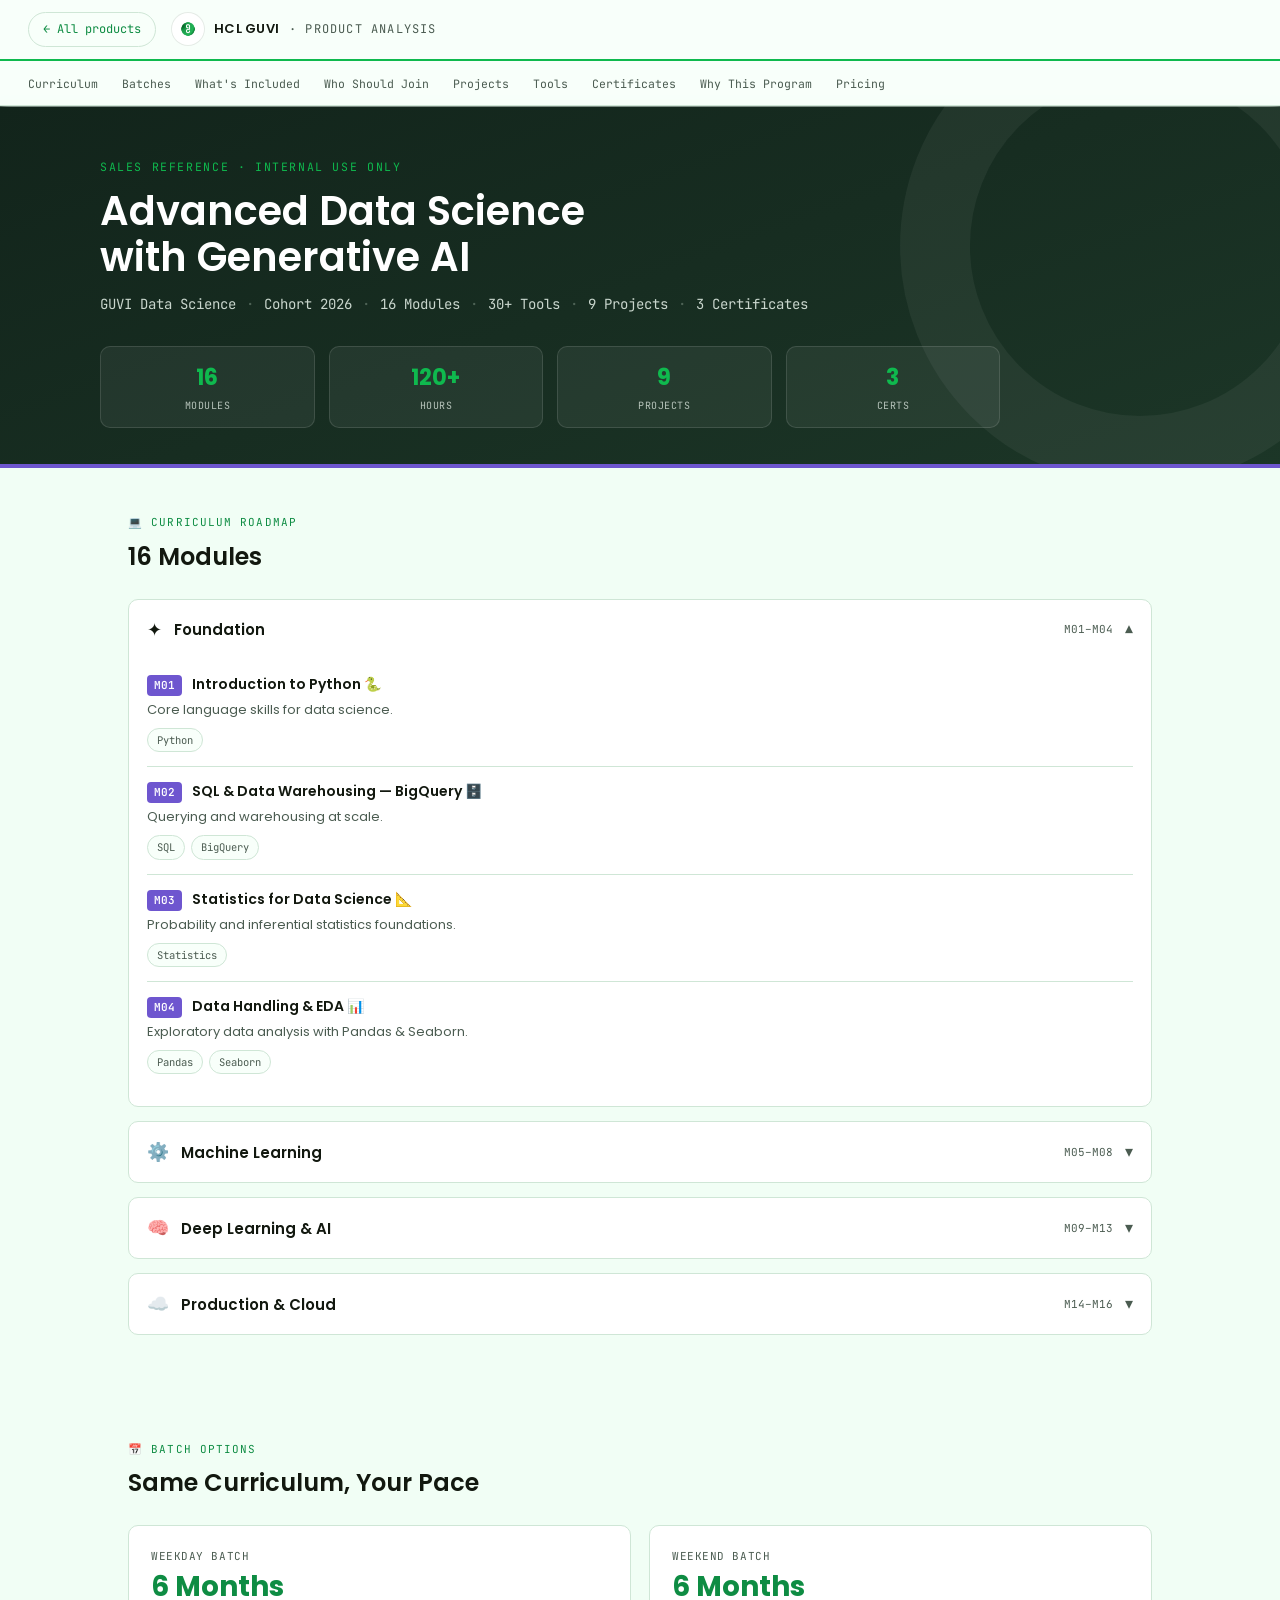
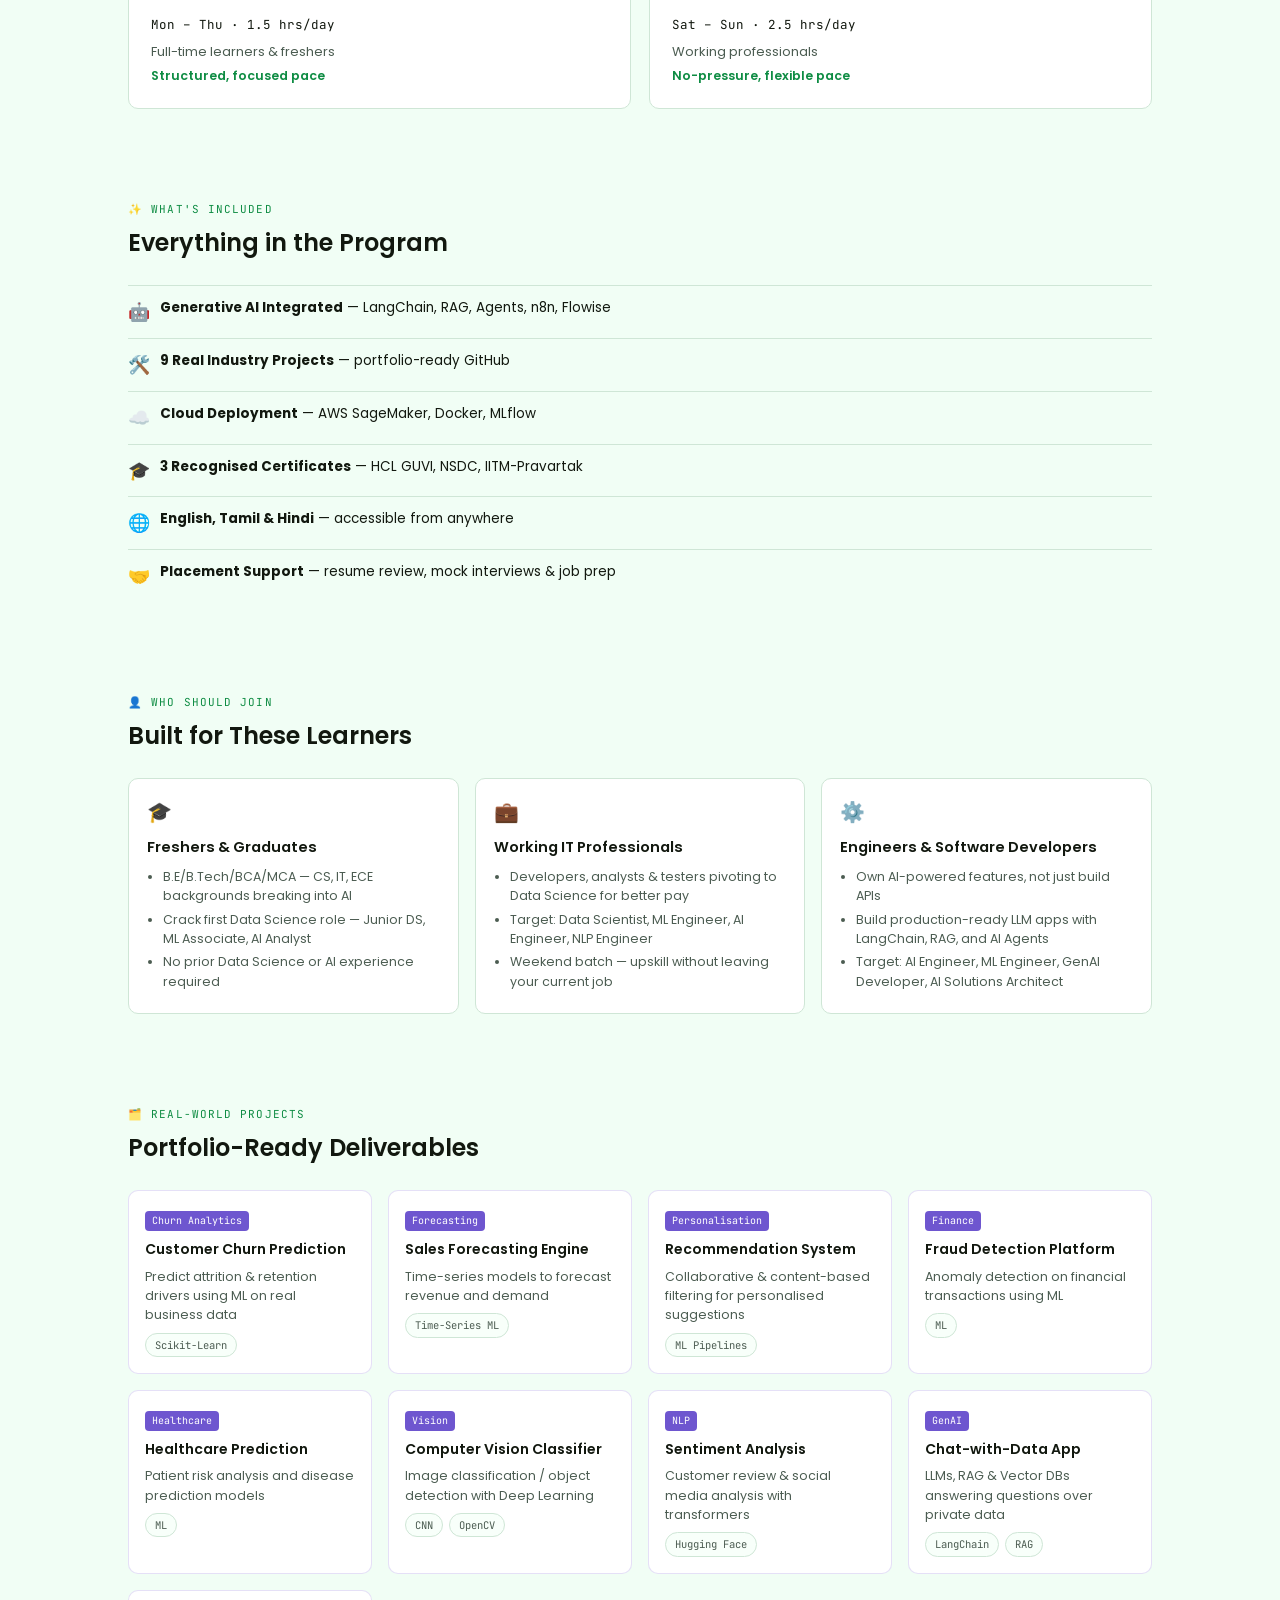
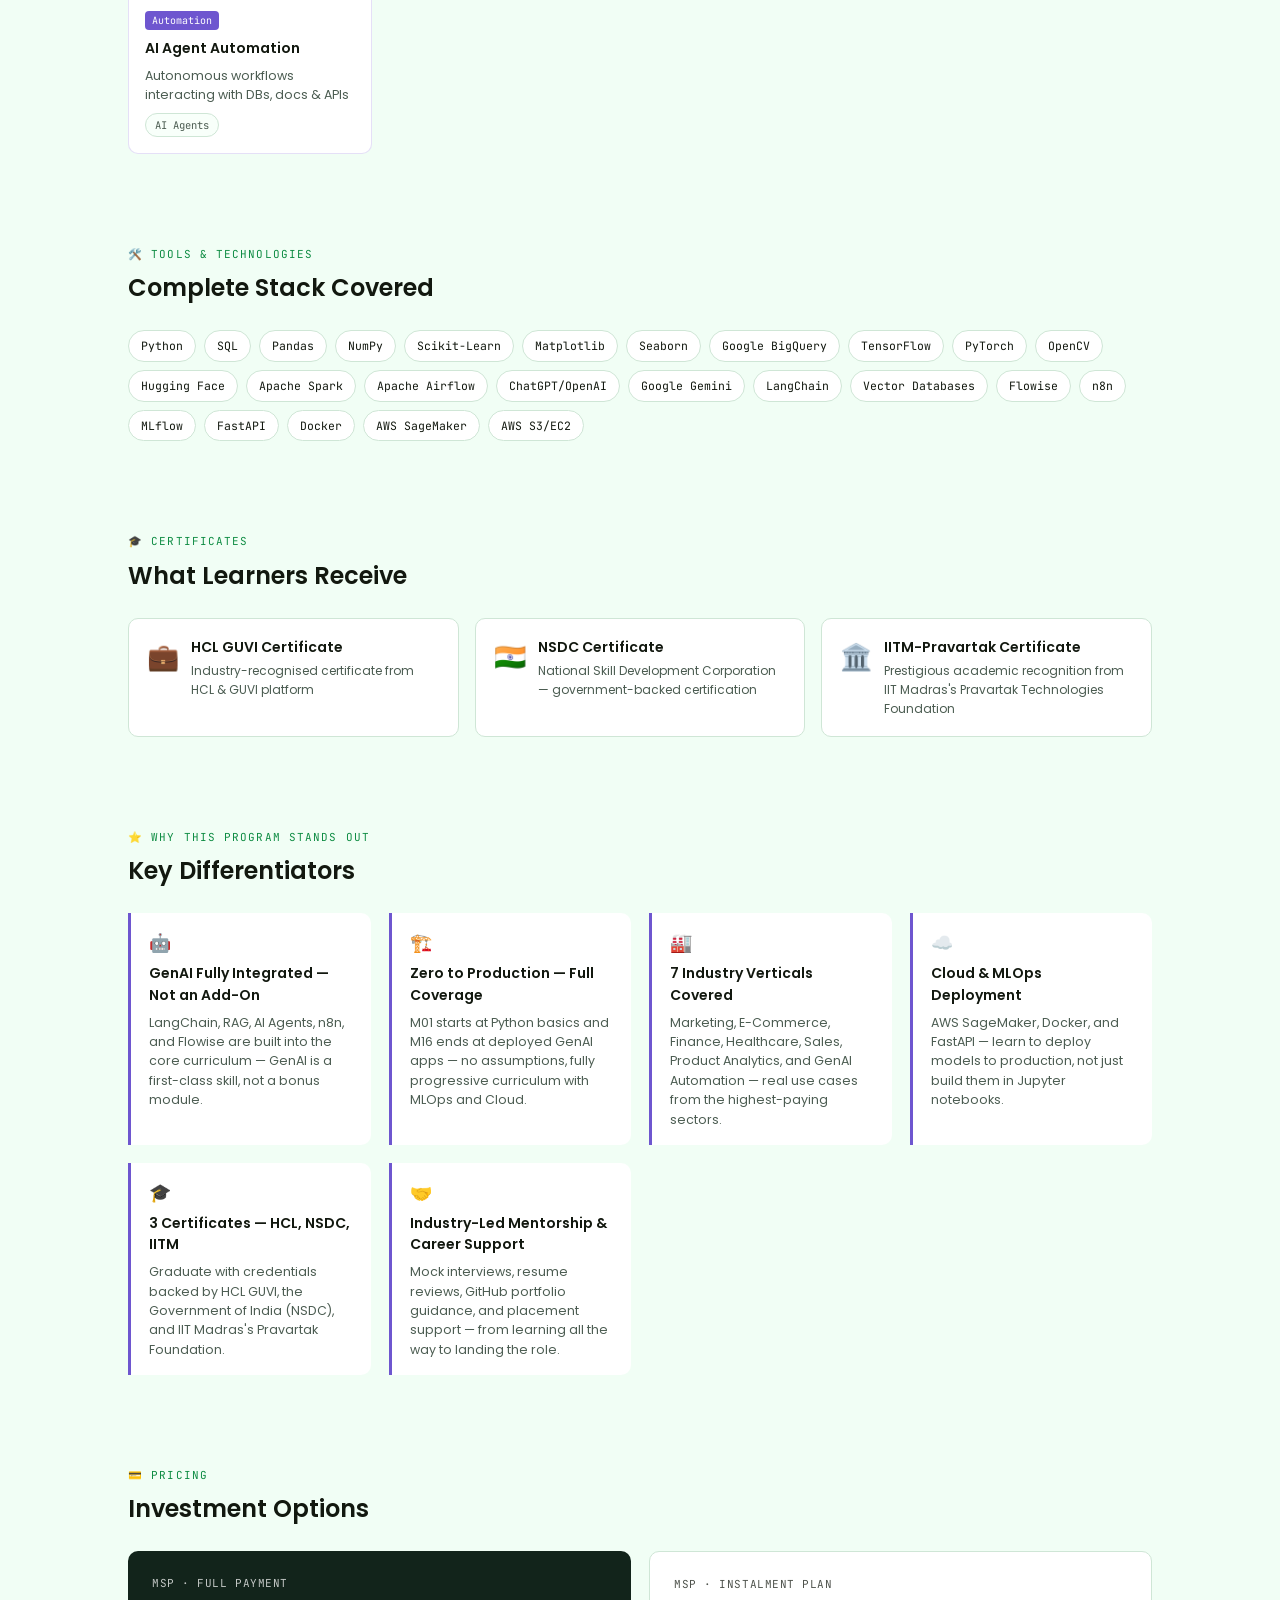
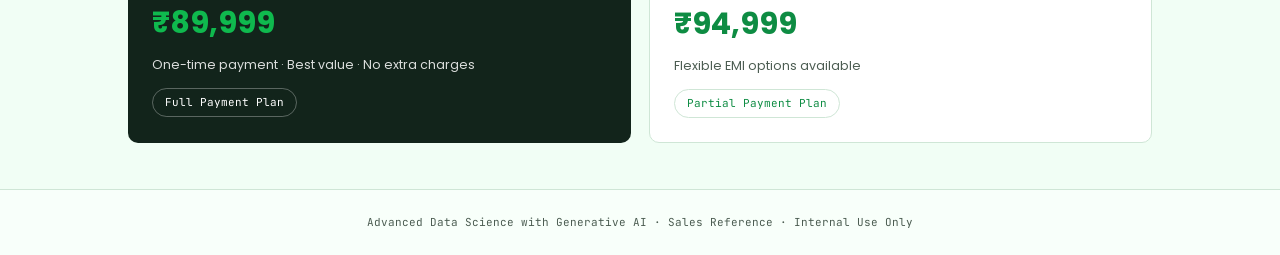
<file: courses/data-science-genai.html>
<!DOCTYPE html>
<html lang="en">
<head>
<meta charset="UTF-8">
<meta name="viewport" content="width=device-width, initial-scale=1.0">
<title>Advanced Data Science with Generative AI — GUVI Sales Reference</title>
<link rel="preconnect" href="https://fonts.googleapis.com">
<link href="https://fonts.googleapis.com/css2?family=Poppins:wght@400;500;600;700&family=JetBrains+Mono:wght@400;500;600&display=swap" rel="stylesheet">
<link rel="icon" href="../logo.jpg" type="image/jpeg">
<link rel="shortcut icon" href="../logo.jpg" type="image/jpeg">
<meta property="og:image" content="../logo.jpg">
<link rel="stylesheet" href="../assets/shared.css">
<style>:root{--brand-accent:#6E56CF; --product-accent:#6E56CF;} 
  .pa-hero::after{content:"";position:absolute;left:0;bottom:0;width:100%;height:4px;background:var(--product-accent);}
  .pa-project-card{border-color:rgba(110,86,207,0.18);}
  .pa-project-card:hover{transform:translateY(-2px);box-shadow:0 12px 28px rgba(110,86,207,0.18);border-color:rgba(110,86,207,0.5);}
  .pa-project-card .badge{background:var(--product-accent);}
  .pa-phase-head{border-left:0;}
  .pa-module-code{background:var(--product-accent);}
  .pa-diff-card{border-left-color:var(--product-accent);}
</style>
</head>
<body>

<div class="pa-topbar">
  <a class="pa-back" href="../products.html">← All products</a>
  <div class="pa-brand" style="margin-left:0;">
    <span class="logo-slot" style="width:32px;height:32px;border-radius:999px;background:#fff;display:inline-flex;align-items:center;justify-content:center;overflow:hidden;box-shadow:0 0 0 1px rgba(0,0,0,0.08);">
      <img src="../logo.jpg" alt="GUVI logo" style="width:18px;height:18px;object-fit:contain;" />
    </span>
    <b>HCL GUVI</b> · Product Analysis
  </div>
</div>

<div class="pa-subnav">
  <a href="#curriculum">Curriculum</a>
  <a href="#batches">Batches</a>
  <a href="#included">What's Included</a>
  <a href="#who">Who Should Join</a>
  <a href="#projects">Projects</a>
  <a href="#tools">Tools</a>
  <a href="#certs">Certificates</a>
  <a href="#why">Why This Program</a>
  <a href="#pricing">Pricing</a>
</div>

<section class="pa-hero">
  <div class="pa-hero-inner">
    <span class="pa-eyebrow">Sales Reference · Internal Use Only</span>
    <h1>Advanced Data Science with Generative AI</h1>
    <div class="meta-line"><span>GUVI Data Science</span><span>Cohort 2026</span><span>16 Modules</span><span>30+ Tools</span><span>9 Projects</span><span>3 Certificates</span></div>
    <div class="pa-stat-grid"><div class="pa-stat-box"><div class="n">16</div><div class="l">Modules</div></div><div class="pa-stat-box"><div class="n">120+</div><div class="l">Hours</div></div><div class="pa-stat-box"><div class="n">9</div><div class="l">Projects</div></div><div class="pa-stat-box"><div class="n">3</div><div class="l">Certs</div></div></div>
  </div>
</section>

<section class="pa-section" id="curriculum">
  <div class="pa-section-head">
    <div class="kicker">💻 Curriculum Roadmap</div>
    <h2>16 Modules</h2>
  </div>
  
    <div class="pa-phase">
      <div class="pa-phase-head">
        <span class="icon">✦</span>
        <span class="ttl">Foundation</span>
        <span class="rng">M01–M04</span>
        <span class="chev">▾</span>
      </div>
      <div class="pa-phase-body">
        <div class="pa-module">
          <div class="pa-module-top">
            <span class="pa-module-code">M01</span>
            <span class="pa-module-title">Introduction to Python 🐍</span>
            <span class="pa-module-hrs"></span>
          </div>
          <div class="pa-module-desc">Core language skills for data science.</div>
          <div class="pa-chip-row"><span class="pa-chip">Python</span></div>
          
        </div>
        <div class="pa-module">
          <div class="pa-module-top">
            <span class="pa-module-code">M02</span>
            <span class="pa-module-title">SQL &amp; Data Warehousing — BigQuery 🗄️</span>
            <span class="pa-module-hrs"></span>
          </div>
          <div class="pa-module-desc">Querying and warehousing at scale.</div>
          <div class="pa-chip-row"><span class="pa-chip">SQL</span><span class="pa-chip">BigQuery</span></div>
          
        </div>
        <div class="pa-module">
          <div class="pa-module-top">
            <span class="pa-module-code">M03</span>
            <span class="pa-module-title">Statistics for Data Science 📐</span>
            <span class="pa-module-hrs"></span>
          </div>
          <div class="pa-module-desc">Probability and inferential statistics foundations.</div>
          <div class="pa-chip-row"><span class="pa-chip">Statistics</span></div>
          
        </div>
        <div class="pa-module">
          <div class="pa-module-top">
            <span class="pa-module-code">M04</span>
            <span class="pa-module-title">Data Handling &amp; EDA 📊</span>
            <span class="pa-module-hrs"></span>
          </div>
          <div class="pa-module-desc">Exploratory data analysis with Pandas &amp; Seaborn.</div>
          <div class="pa-chip-row"><span class="pa-chip">Pandas</span><span class="pa-chip">Seaborn</span></div>
          
        </div></div>
    </div>
    <div class="pa-phase">
      <div class="pa-phase-head">
        <span class="icon">⚙️</span>
        <span class="ttl">Machine Learning</span>
        <span class="rng">M05–M08</span>
        <span class="chev">▾</span>
      </div>
      <div class="pa-phase-body">
        <div class="pa-module">
          <div class="pa-module-top">
            <span class="pa-module-code">M05</span>
            <span class="pa-module-title">ML Foundations — Regression, Classification 🤖</span>
            <span class="pa-module-hrs"></span>
          </div>
          <div class="pa-module-desc">Core supervised learning techniques.</div>
          <div class="pa-chip-row"><span class="pa-chip">Scikit-Learn</span></div>
          
        </div>
        <div class="pa-module">
          <div class="pa-module-top">
            <span class="pa-module-code">M06</span>
            <span class="pa-module-title">Advanced ML — Ensembles, XGBoost 🚀</span>
            <span class="pa-module-hrs"></span>
          </div>
          <div class="pa-module-desc">Boosting and ensemble methods.</div>
          <div class="pa-chip-row"><span class="pa-chip">XGBoost</span></div>
          
        </div>
        <div class="pa-module">
          <div class="pa-module-top">
            <span class="pa-module-code">M07</span>
            <span class="pa-module-title">Unsupervised Learning — Clustering, PCA 🔍</span>
            <span class="pa-module-hrs"></span>
          </div>
          <div class="pa-module-desc">Pattern discovery without labels.</div>
          <div class="pa-chip-row"><span class="pa-chip">Scikit-Learn</span></div>
          
        </div>
        <div class="pa-module">
          <div class="pa-module-top">
            <span class="pa-module-code">M08</span>
            <span class="pa-module-title">Recommendation Systems &amp; Pipelines 🎯</span>
            <span class="pa-module-hrs"></span>
          </div>
          <div class="pa-module-desc">Building end-to-end recommendation pipelines.</div>
          <div class="pa-chip-row"><span class="pa-chip">ML Pipelines</span></div>
          
        </div></div>
    </div>
    <div class="pa-phase">
      <div class="pa-phase-head">
        <span class="icon">🧠</span>
        <span class="ttl">Deep Learning &amp; AI</span>
        <span class="rng">M09–M13</span>
        <span class="chev">▾</span>
      </div>
      <div class="pa-phase-body">
        <div class="pa-module">
          <div class="pa-module-top">
            <span class="pa-module-code">M09</span>
            <span class="pa-module-title">Deep Learning — TensorFlow &amp; PyTorch 🧠</span>
            <span class="pa-module-hrs"></span>
          </div>
          <div class="pa-module-desc">Neural network fundamentals and frameworks.</div>
          <div class="pa-chip-row"><span class="pa-chip">TensorFlow</span><span class="pa-chip">PyTorch</span></div>
          
        </div>
        <div class="pa-module">
          <div class="pa-module-top">
            <span class="pa-module-code">M10</span>
            <span class="pa-module-title">Computer Vision — CNNs, OpenCV 👁️</span>
            <span class="pa-module-hrs"></span>
          </div>
          <div class="pa-module-desc">Image-based deep learning.</div>
          <div class="pa-chip-row"><span class="pa-chip">OpenCV</span></div>
          
        </div>
        <div class="pa-module">
          <div class="pa-module-top">
            <span class="pa-module-code">M11</span>
            <span class="pa-module-title">NLP Fundamentals — Embeddings, Sentiment 💬</span>
            <span class="pa-module-hrs"></span>
          </div>
          <div class="pa-module-desc">Text representation and sentiment analysis.</div>
          <div class="pa-chip-row"><span class="pa-chip">NLP</span></div>
          
        </div>
        <div class="pa-module">
          <div class="pa-module-top">
            <span class="pa-module-code">M12</span>
            <span class="pa-module-title">Modern NLP &amp; LLMs — Transformers, BERT ⚡</span>
            <span class="pa-module-hrs"></span>
          </div>
          <div class="pa-module-desc">Transformer-based language models.</div>
          <div class="pa-chip-row"><span class="pa-chip">Hugging Face</span></div>
          
        </div>
        <div class="pa-module">
          <div class="pa-module-top">
            <span class="pa-module-code">M13</span>
            <span class="pa-module-title">Data Engineering — Spark, Airflow 🔄</span>
            <span class="pa-module-hrs"></span>
          </div>
          <div class="pa-module-desc">Pipelines at scale for data-intensive workloads.</div>
          <div class="pa-chip-row"><span class="pa-chip">Apache Spark</span><span class="pa-chip">Apache Airflow</span></div>
          
        </div></div>
    </div>
    <div class="pa-phase">
      <div class="pa-phase-head">
        <span class="icon">☁️</span>
        <span class="ttl">Production &amp; Cloud</span>
        <span class="rng">M14–M16</span>
        <span class="chev">▾</span>
      </div>
      <div class="pa-phase-body">
        <div class="pa-module">
          <div class="pa-module-top">
            <span class="pa-module-code">M14</span>
            <span class="pa-module-title">MLOps — MLflow, FastAPI, Docker 🏗️</span>
            <span class="pa-module-hrs"></span>
          </div>
          <div class="pa-module-desc">Model tracking, serving, and packaging.</div>
          <div class="pa-chip-row"><span class="pa-chip">MLflow</span><span class="pa-chip">FastAPI</span><span class="pa-chip">Docker</span></div>
          
        </div>
        <div class="pa-module">
          <div class="pa-module-top">
            <span class="pa-module-code">M15</span>
            <span class="pa-module-title">AutoML &amp; Cloud ML — AWS SageMaker ☁️</span>
            <span class="pa-module-hrs"></span>
          </div>
          <div class="pa-module-desc">Managed ML training and deployment on AWS.</div>
          <div class="pa-chip-row"><span class="pa-chip">AWS SageMaker</span></div>
          
        </div>
        <div class="pa-module">
          <div class="pa-module-top">
            <span class="pa-module-code">M16</span>
            <span class="pa-module-title">Applied GenAI — LangChain, RAG, Agents 🤖</span>
            <span class="pa-module-hrs"></span>
          </div>
          <div class="pa-module-desc">Building production GenAI applications.</div>
          <div class="pa-chip-row"><span class="pa-chip">LangChain</span><span class="pa-chip">RAG</span><span class="pa-chip">Agents</span></div>
          
        </div></div>
    </div>
</section>

<div class="pa-section alt-wrap"><div class="pa-section" id="batches">
  <div class="pa-section-head">
    <div class="kicker">📅 Batch Options</div>
    <h2>Same Curriculum, Your Pace</h2>
  </div>
  <div class="pa-grid-2">
      <div class="pa-batch-card">
        <div class="tag" style="font-family:var(--mono);font-size:11px;color:var(--text-mute);text-transform:uppercase;letter-spacing:.05em;">Weekday Batch</div>
        <div class="dur">6 Months</div>
        <div class="schedule">Mon – Thu · 1.5 hrs/day</div>
        <div class="for">Full-time learners &amp; freshers</div>
        <div class="pace">Structured, focused pace</div>
      </div>
      <div class="pa-batch-card">
        <div class="tag" style="font-family:var(--mono);font-size:11px;color:var(--text-mute);text-transform:uppercase;letter-spacing:.05em;">Weekend Batch</div>
        <div class="dur">6 Months</div>
        <div class="schedule">Sat – Sun · 2.5 hrs/day</div>
        <div class="for">Working professionals</div>
        <div class="pace">No-pressure, flexible pace</div>
      </div></div>
</div></div>

<section class="pa-section" id="included">
  <div class="pa-section-head">
    <div class="kicker">✨ What's Included</div>
    <h2>Everything in the Program</h2>
  </div>
  
      <div class="pa-included-item">
        <span class="emoji">🤖</span>
        <span class="txt"><b>Generative AI Integrated</b> — LangChain, RAG, Agents, n8n, Flowise</span>
      </div>
      <div class="pa-included-item">
        <span class="emoji">🛠️</span>
        <span class="txt"><b>9 Real Industry Projects</b> — portfolio-ready GitHub</span>
      </div>
      <div class="pa-included-item">
        <span class="emoji">☁️</span>
        <span class="txt"><b>Cloud Deployment</b> — AWS SageMaker, Docker, MLflow</span>
      </div>
      <div class="pa-included-item">
        <span class="emoji">🎓</span>
        <span class="txt"><b>3 Recognised Certificates</b> — HCL GUVI, NSDC, IITM-Pravartak</span>
      </div>
      <div class="pa-included-item">
        <span class="emoji">🌐</span>
        <span class="txt"><b>English, Tamil & Hindi</b> — accessible from anywhere</span>
      </div>
      <div class="pa-included-item">
        <span class="emoji">🤝</span>
        <span class="txt"><b>Placement Support</b> — resume review, mock interviews & job prep</span>
      </div>
</section>

<div class="pa-section alt-wrap"><div class="pa-section" id="who">
  <div class="pa-section-head">
    <div class="kicker">👤 Who Should Join</div>
    <h2>Built for These Learners</h2>
  </div>
  <div class="pa-grid-3">
      <div class="pa-persona-card">
        <span class="emoji">🎓</span>
        <h3>Freshers &amp; Graduates</h3>
        <ul><li>B.E/B.Tech/BCA/MCA — CS, IT, ECE backgrounds breaking into AI</li><li>Crack first Data Science role — Junior DS, ML Associate, AI Analyst</li><li>No prior Data Science or AI experience required</li></ul>
      </div>
      <div class="pa-persona-card">
        <span class="emoji">💼</span>
        <h3>Working IT Professionals</h3>
        <ul><li>Developers, analysts &amp; testers pivoting to Data Science for better pay</li><li>Target: Data Scientist, ML Engineer, AI Engineer, NLP Engineer</li><li>Weekend batch — upskill without leaving your current job</li></ul>
      </div>
      <div class="pa-persona-card">
        <span class="emoji">⚙️</span>
        <h3>Engineers &amp; Software Developers</h3>
        <ul><li>Own AI-powered features, not just build APIs</li><li>Build production-ready LLM apps with LangChain, RAG, and AI Agents</li><li>Target: AI Engineer, ML Engineer, GenAI Developer, AI Solutions Architect</li></ul>
      </div></div>
</div></div>

<section class="pa-section" id="projects">
  <div class="pa-section-head">
    <div class="kicker">🗂️ Real-World Projects</div>
    <h2>Portfolio-Ready Deliverables</h2>
  </div>
  <div class="pa-grid-3">
      <div class="pa-project-card">
        <span class="badge">Churn Analytics</span>
        <h3>Customer Churn Prediction</h3>
        <p>Predict attrition &amp; retention drivers using ML on real business data</p>
        <div class="pa-chip-row"><span class="pa-chip">Scikit-Learn</span></div>
      </div>
      <div class="pa-project-card">
        <span class="badge">Forecasting</span>
        <h3>Sales Forecasting Engine</h3>
        <p>Time-series models to forecast revenue and demand</p>
        <div class="pa-chip-row"><span class="pa-chip">Time-Series ML</span></div>
      </div>
      <div class="pa-project-card">
        <span class="badge">Personalisation</span>
        <h3>Recommendation System</h3>
        <p>Collaborative &amp; content-based filtering for personalised suggestions</p>
        <div class="pa-chip-row"><span class="pa-chip">ML Pipelines</span></div>
      </div>
      <div class="pa-project-card">
        <span class="badge">Finance</span>
        <h3>Fraud Detection Platform</h3>
        <p>Anomaly detection on financial transactions using ML</p>
        <div class="pa-chip-row"><span class="pa-chip">ML</span></div>
      </div>
      <div class="pa-project-card">
        <span class="badge">Healthcare</span>
        <h3>Healthcare Prediction</h3>
        <p>Patient risk analysis and disease prediction models</p>
        <div class="pa-chip-row"><span class="pa-chip">ML</span></div>
      </div>
      <div class="pa-project-card">
        <span class="badge">Vision</span>
        <h3>Computer Vision Classifier</h3>
        <p>Image classification / object detection with Deep Learning</p>
        <div class="pa-chip-row"><span class="pa-chip">CNN</span><span class="pa-chip">OpenCV</span></div>
      </div>
      <div class="pa-project-card">
        <span class="badge">NLP</span>
        <h3>Sentiment Analysis</h3>
        <p>Customer review &amp; social media analysis with transformers</p>
        <div class="pa-chip-row"><span class="pa-chip">Hugging Face</span></div>
      </div>
      <div class="pa-project-card">
        <span class="badge">GenAI</span>
        <h3>Chat-with-Data App</h3>
        <p>LLMs, RAG &amp; Vector DBs answering questions over private data</p>
        <div class="pa-chip-row"><span class="pa-chip">LangChain</span><span class="pa-chip">RAG</span></div>
      </div>
      <div class="pa-project-card">
        <span class="badge">Automation</span>
        <h3>AI Agent Automation</h3>
        <p>Autonomous workflows interacting with DBs, docs &amp; APIs</p>
        <div class="pa-chip-row"><span class="pa-chip">AI Agents</span></div>
      </div></div>
</section>

<div class="pa-section alt-wrap"><div class="pa-section" id="tools">
  <div class="pa-section-head">
    <div class="kicker">🛠️ Tools & Technologies</div>
    <h2>Complete Stack Covered</h2>
  </div>
  <div class="pa-tools-wrap"><span class="pa-tool-pill">Python</span><span class="pa-tool-pill">SQL</span><span class="pa-tool-pill">Pandas</span><span class="pa-tool-pill">NumPy</span><span class="pa-tool-pill">Scikit-Learn</span><span class="pa-tool-pill">Matplotlib</span><span class="pa-tool-pill">Seaborn</span><span class="pa-tool-pill">Google BigQuery</span><span class="pa-tool-pill">TensorFlow</span><span class="pa-tool-pill">PyTorch</span><span class="pa-tool-pill">OpenCV</span><span class="pa-tool-pill">Hugging Face</span><span class="pa-tool-pill">Apache Spark</span><span class="pa-tool-pill">Apache Airflow</span><span class="pa-tool-pill">ChatGPT/OpenAI</span><span class="pa-tool-pill">Google Gemini</span><span class="pa-tool-pill">LangChain</span><span class="pa-tool-pill">Vector Databases</span><span class="pa-tool-pill">Flowise</span><span class="pa-tool-pill">n8n</span><span class="pa-tool-pill">MLflow</span><span class="pa-tool-pill">FastAPI</span><span class="pa-tool-pill">Docker</span><span class="pa-tool-pill">AWS SageMaker</span><span class="pa-tool-pill">AWS S3/EC2</span></div>
</div></div>

<section class="pa-section" id="certs">
  <div class="pa-section-head">
    <div class="kicker">🎓 Certificates</div>
    <h2>What Learners Receive</h2>
  </div>
  <div class="pa-cert-row">
      <div class="pa-cert-card">
        <span class="emoji">💼</span>
        <div><h3>HCL GUVI Certificate</h3><p>Industry-recognised certificate from HCL &amp; GUVI platform</p></div>
      </div>
      <div class="pa-cert-card">
        <span class="emoji">🇮🇳</span>
        <div><h3>NSDC Certificate</h3><p>National Skill Development Corporation — government-backed certification</p></div>
      </div>
      <div class="pa-cert-card">
        <span class="emoji">🏛️</span>
        <div><h3>IITM-Pravartak Certificate</h3><p>Prestigious academic recognition from IIT Madras's Pravartak Technologies Foundation</p></div>
      </div></div>
</section>

<div class="pa-section alt-wrap"><div class="pa-section" id="why">
  <div class="pa-section-head">
    <div class="kicker">⭐ Why This Program Stands Out</div>
    <h2>Key Differentiators</h2>
  </div>
  <div class="pa-grid-2">
      <div class="pa-diff-card">
        <span class="emoji">🤖</span>
        <h3>GenAI Fully Integrated — Not an Add-On</h3>
        <p>LangChain, RAG, AI Agents, n8n, and Flowise are built into the core curriculum — GenAI is a first-class skill, not a bonus module.</p>
      </div>
      <div class="pa-diff-card">
        <span class="emoji">🏗️</span>
        <h3>Zero to Production — Full Coverage</h3>
        <p>M01 starts at Python basics and M16 ends at deployed GenAI apps — no assumptions, fully progressive curriculum with MLOps and Cloud.</p>
      </div>
      <div class="pa-diff-card">
        <span class="emoji">🏭</span>
        <h3>7 Industry Verticals Covered</h3>
        <p>Marketing, E-Commerce, Finance, Healthcare, Sales, Product Analytics, and GenAI Automation — real use cases from the highest-paying sectors.</p>
      </div>
      <div class="pa-diff-card">
        <span class="emoji">☁️</span>
        <h3>Cloud &amp; MLOps Deployment</h3>
        <p>AWS SageMaker, Docker, and FastAPI — learn to deploy models to production, not just build them in Jupyter notebooks.</p>
      </div>
      <div class="pa-diff-card">
        <span class="emoji">🎓</span>
        <h3>3 Certificates — HCL, NSDC, IITM</h3>
        <p>Graduate with credentials backed by HCL GUVI, the Government of India (NSDC), and IIT Madras's Pravartak Foundation.</p>
      </div>
      <div class="pa-diff-card">
        <span class="emoji">🤝</span>
        <h3>Industry-Led Mentorship &amp; Career Support</h3>
        <p>Mock interviews, resume reviews, GitHub portfolio guidance, and placement support — from learning all the way to landing the role.</p>
      </div></div>
</div></div>

<section class="pa-section" id="pricing">
  <div class="pa-section-head">
    <div class="kicker">💳 Pricing</div>
    <h2>Investment Options</h2>
  </div>
  <div class="pa-pricing">
      <div class="pa-price-card ">
        <div class="tag">MSP · Full Payment</div>
        <div class="amt">₹89,999</div>
        <div class="desc">One-time payment · Best value · No extra charges</div>
        <div class="plan">Full Payment Plan</div>
      </div>
      <div class="pa-price-card alt">
        <div class="tag">MSP · Instalment Plan</div>
        <div class="amt">₹94,999</div>
        <div class="desc">Flexible EMI options available</div>
        <div class="plan">Partial Payment Plan</div>
      </div></div>
</section>

<footer class="pa-footer">Advanced Data Science with Generative AI · Sales Reference · Internal Use Only</footer>

<script src="../assets/shared.js"></script>
</body>
</html>
</file>
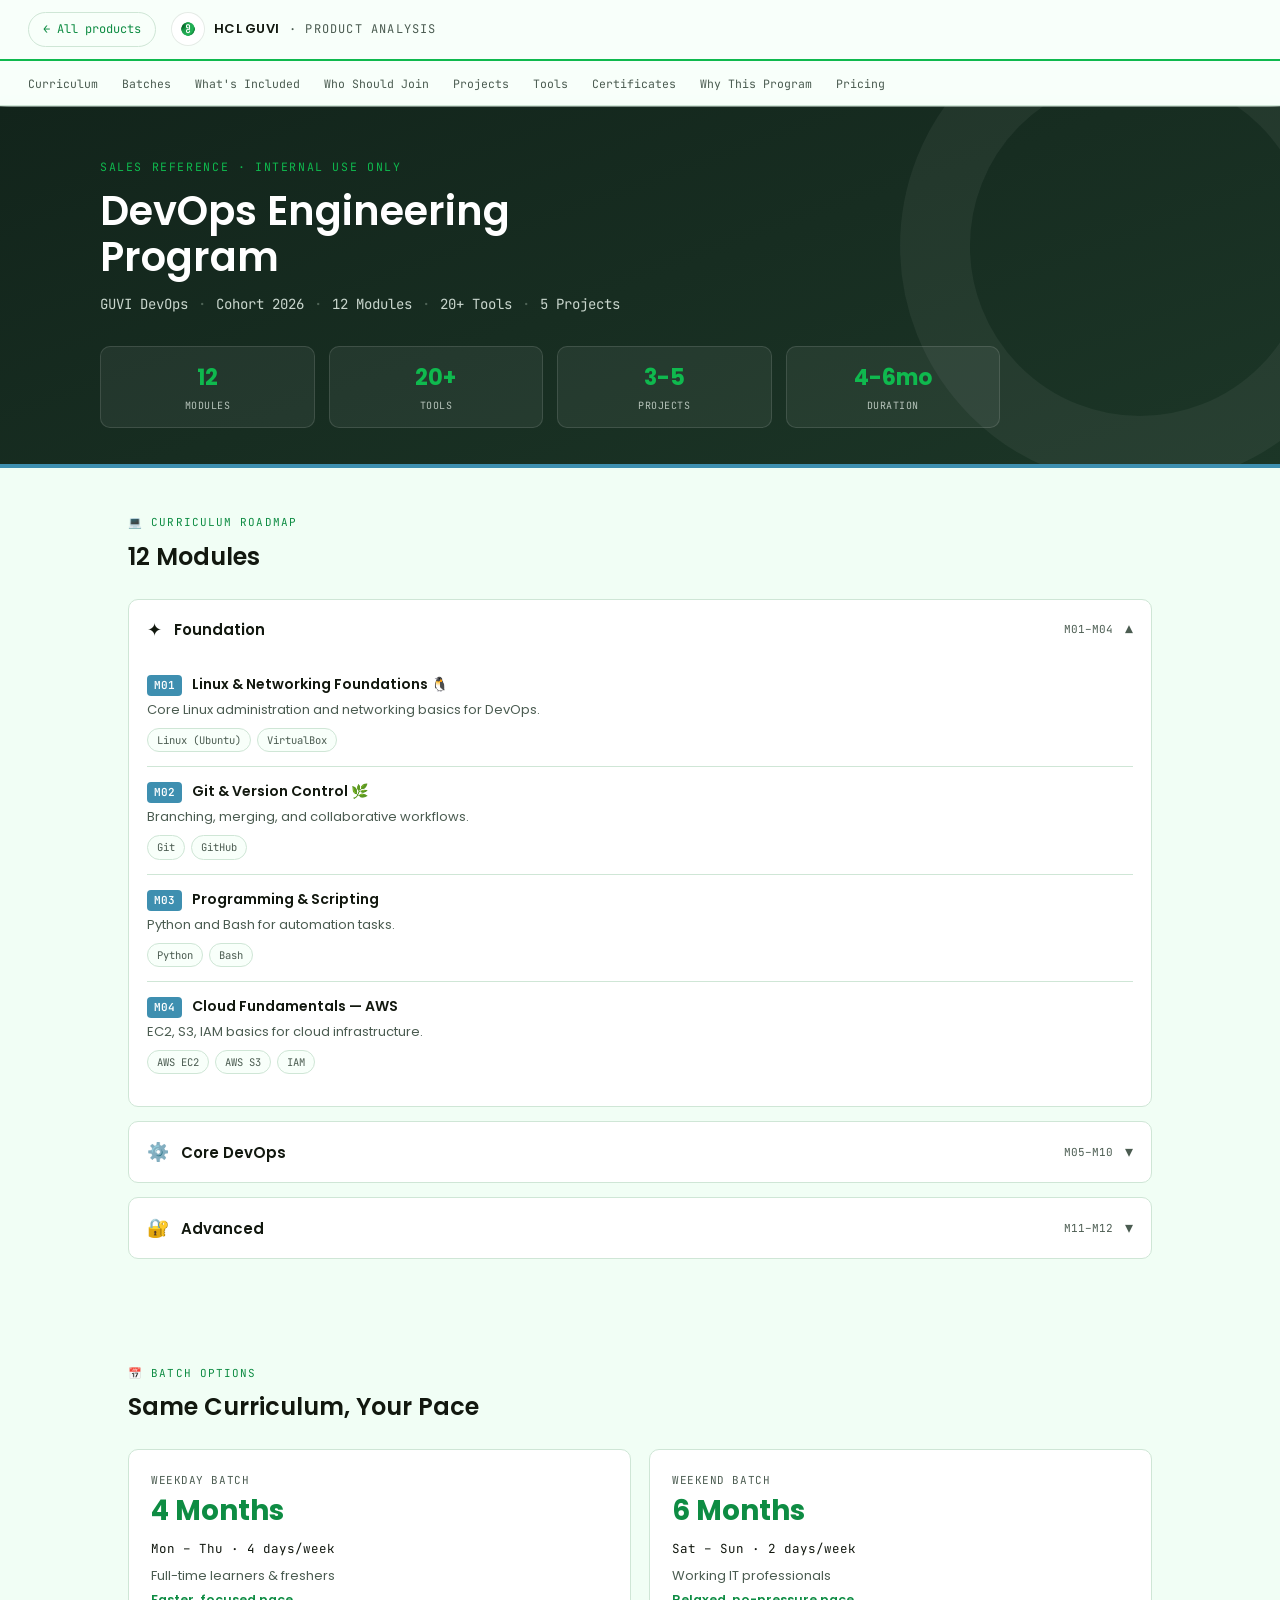
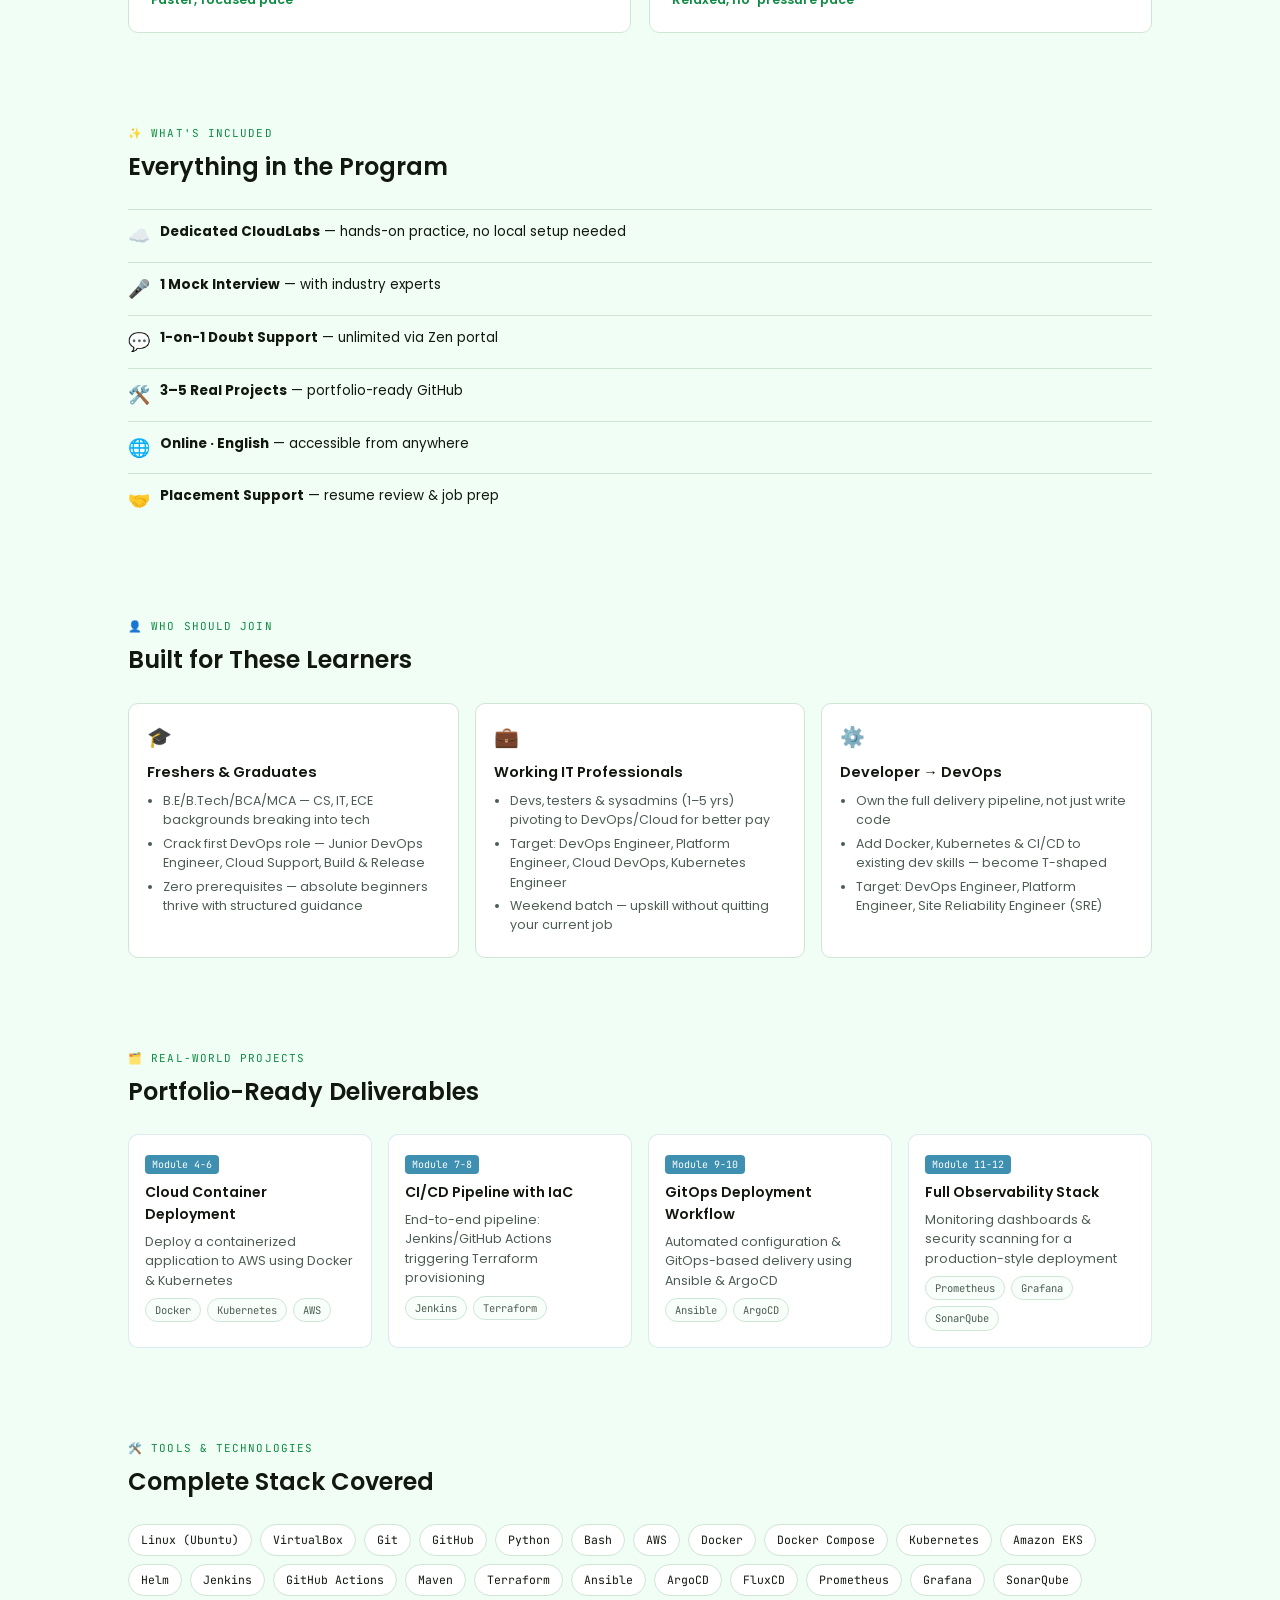
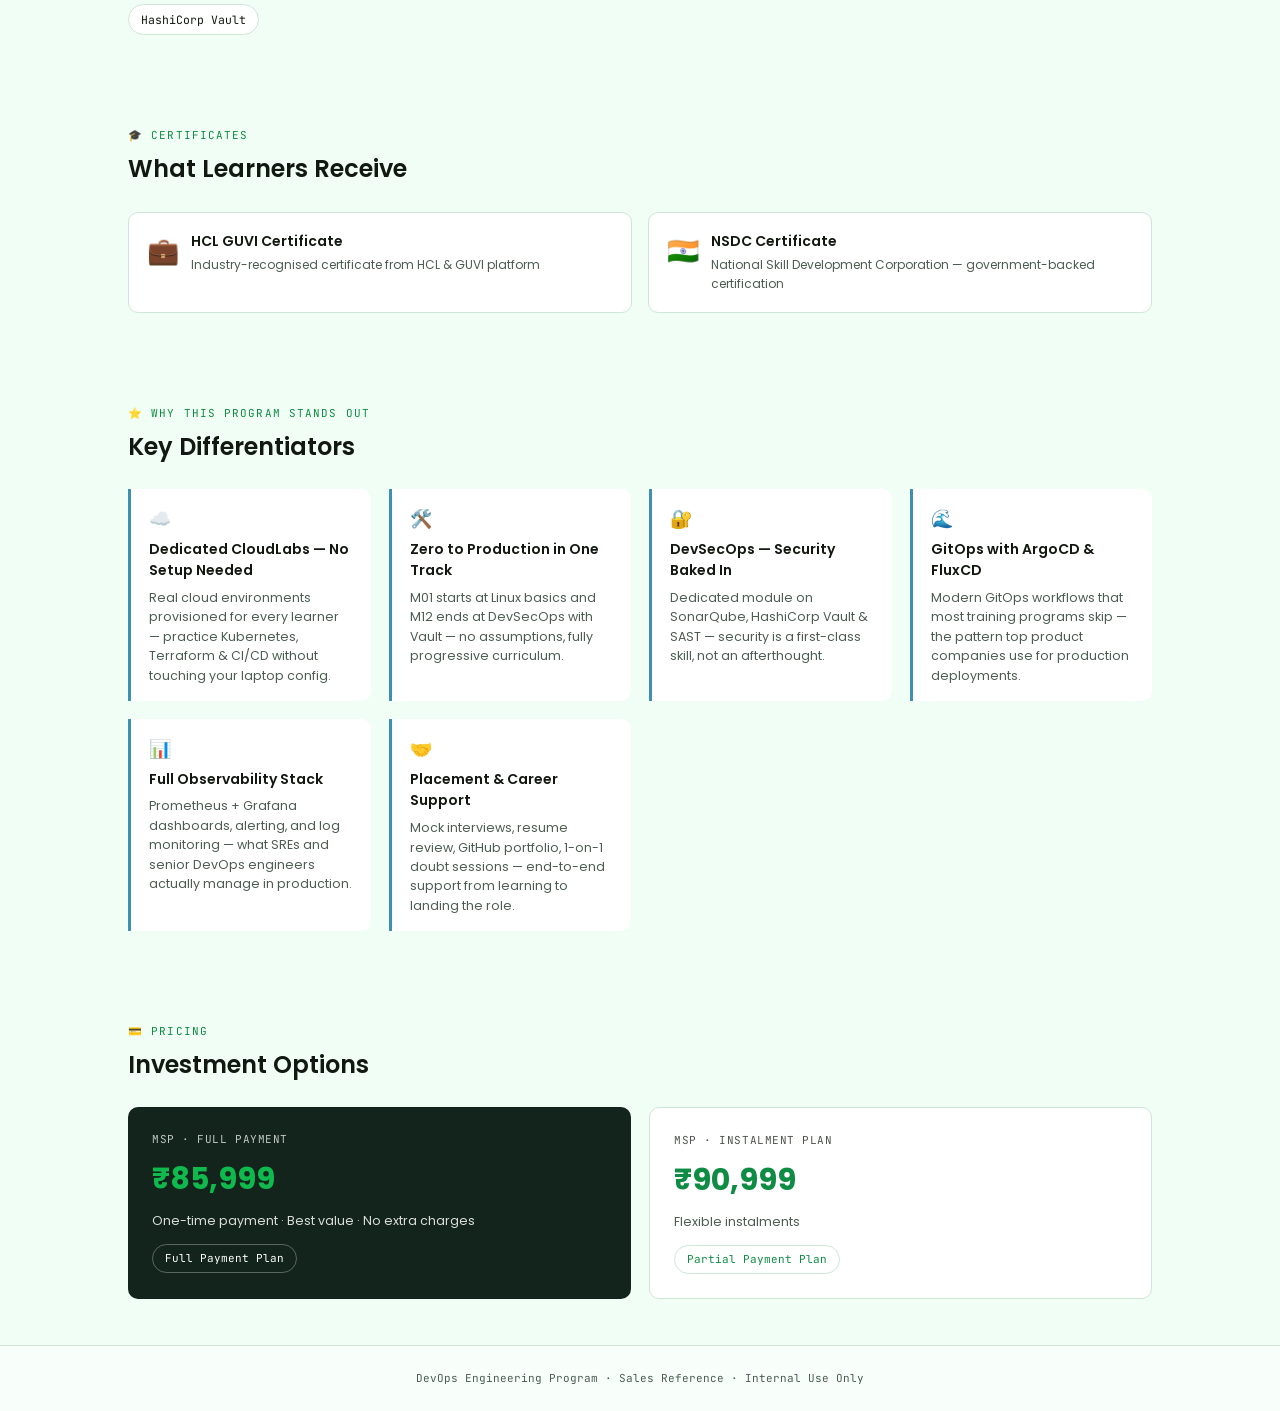
<file: courses/devops-engineering.html>
<!DOCTYPE html>
<html lang="en">
<head>
<meta charset="UTF-8">
<meta name="viewport" content="width=device-width, initial-scale=1.0">
<title>DevOps Engineering Program — GUVI Sales Reference</title>
<link rel="preconnect" href="https://fonts.googleapis.com">
<link href="https://fonts.googleapis.com/css2?family=Poppins:wght@400;500;600;700&family=JetBrains+Mono:wght@400;500;600&display=swap" rel="stylesheet">
<link rel="icon" href="../logo.jpg" type="image/jpeg">
<link rel="shortcut icon" href="../logo.jpg" type="image/jpeg">
<meta property="og:image" content="../logo.jpg">
<link rel="stylesheet" href="../assets/shared.css">
<style>:root{--brand-accent:#3E8FB0; --product-accent:#3E8FB0;} 
  .pa-hero::after{content:"";position:absolute;left:0;bottom:0;width:100%;height:4px;background:var(--product-accent);}
  .pa-project-card{border-color:rgba(62,143,176,0.18);}
  .pa-project-card:hover{transform:translateY(-2px);box-shadow:0 12px 28px rgba(62,143,176,0.18);border-color:rgba(62,143,176,0.5);}
  .pa-project-card .badge{background:var(--product-accent);}
  .pa-phase-head{border-left:0;}
  .pa-module-code{background:var(--product-accent);}
  .pa-diff-card{border-left-color:var(--product-accent);}
</style>
</head>
<body>

<div class="pa-topbar">
  <a class="pa-back" href="../products.html">← All products</a>
  <div class="pa-brand" style="margin-left:0;">
    <span class="logo-slot" style="width:32px;height:32px;border-radius:999px;background:#fff;display:inline-flex;align-items:center;justify-content:center;overflow:hidden;box-shadow:0 0 0 1px rgba(0,0,0,0.08);">
      <img src="../logo.jpg" alt="GUVI logo" style="width:18px;height:18px;object-fit:contain;" />
    </span>
    <b>HCL GUVI</b> · Product Analysis
  </div>
</div>

<div class="pa-subnav">
  <a href="#curriculum">Curriculum</a>
  <a href="#batches">Batches</a>
  <a href="#included">What's Included</a>
  <a href="#who">Who Should Join</a>
  <a href="#projects">Projects</a>
  <a href="#tools">Tools</a>
  <a href="#certs">Certificates</a>
  <a href="#why">Why This Program</a>
  <a href="#pricing">Pricing</a>
</div>

<section class="pa-hero">
  <div class="pa-hero-inner">
    <span class="pa-eyebrow">Sales Reference · Internal Use Only</span>
    <h1>DevOps Engineering Program</h1>
    <div class="meta-line"><span>GUVI DevOps</span><span>Cohort 2026</span><span>12 Modules</span><span>20+ Tools</span><span>5 Projects</span></div>
    <div class="pa-stat-grid"><div class="pa-stat-box"><div class="n">12</div><div class="l">Modules</div></div><div class="pa-stat-box"><div class="n">20+</div><div class="l">Tools</div></div><div class="pa-stat-box"><div class="n">3-5</div><div class="l">Projects</div></div><div class="pa-stat-box"><div class="n">4-6mo</div><div class="l">Duration</div></div></div>
  </div>
</section>

<section class="pa-section" id="curriculum">
  <div class="pa-section-head">
    <div class="kicker">💻 Curriculum Roadmap</div>
    <h2>12 Modules</h2>
  </div>
  
    <div class="pa-phase">
      <div class="pa-phase-head">
        <span class="icon">✦</span>
        <span class="ttl">Foundation</span>
        <span class="rng">M01–M04</span>
        <span class="chev">▾</span>
      </div>
      <div class="pa-phase-body">
        <div class="pa-module">
          <div class="pa-module-top">
            <span class="pa-module-code">M01</span>
            <span class="pa-module-title">Linux &amp; Networking Foundations 🐧</span>
            <span class="pa-module-hrs"></span>
          </div>
          <div class="pa-module-desc">Core Linux administration and networking basics for DevOps.</div>
          <div class="pa-chip-row"><span class="pa-chip">Linux (Ubuntu)</span><span class="pa-chip">VirtualBox</span></div>
          
        </div>
        <div class="pa-module">
          <div class="pa-module-top">
            <span class="pa-module-code">M02</span>
            <span class="pa-module-title">Git &amp; Version Control 🌿</span>
            <span class="pa-module-hrs"></span>
          </div>
          <div class="pa-module-desc">Branching, merging, and collaborative workflows.</div>
          <div class="pa-chip-row"><span class="pa-chip">Git</span><span class="pa-chip">GitHub</span></div>
          
        </div>
        <div class="pa-module">
          <div class="pa-module-top">
            <span class="pa-module-code">M03</span>
            <span class="pa-module-title">Programming &amp; Scripting</span>
            <span class="pa-module-hrs"></span>
          </div>
          <div class="pa-module-desc">Python and Bash for automation tasks.</div>
          <div class="pa-chip-row"><span class="pa-chip">Python</span><span class="pa-chip">Bash</span></div>
          
        </div>
        <div class="pa-module">
          <div class="pa-module-top">
            <span class="pa-module-code">M04</span>
            <span class="pa-module-title">Cloud Fundamentals — AWS</span>
            <span class="pa-module-hrs"></span>
          </div>
          <div class="pa-module-desc">EC2, S3, IAM basics for cloud infrastructure.</div>
          <div class="pa-chip-row"><span class="pa-chip">AWS EC2</span><span class="pa-chip">AWS S3</span><span class="pa-chip">IAM</span></div>
          
        </div></div>
    </div>
    <div class="pa-phase">
      <div class="pa-phase-head">
        <span class="icon">⚙️</span>
        <span class="ttl">Core DevOps</span>
        <span class="rng">M05–M10</span>
        <span class="chev">▾</span>
      </div>
      <div class="pa-phase-body">
        <div class="pa-module">
          <div class="pa-module-top">
            <span class="pa-module-code">M05</span>
            <span class="pa-module-title">Containers — Docker</span>
            <span class="pa-module-hrs"></span>
          </div>
          <div class="pa-module-desc">Docker &amp; Docker Compose for containerization.</div>
          <div class="pa-chip-row"><span class="pa-chip">Docker</span><span class="pa-chip">Docker Compose</span></div>
          
        </div>
        <div class="pa-module">
          <div class="pa-module-top">
            <span class="pa-module-code">M06</span>
            <span class="pa-module-title">Kubernetes &amp; Cloud Native</span>
            <span class="pa-module-hrs"></span>
          </div>
          <div class="pa-module-desc">EKS, Helm for orchestration at scale.</div>
          <div class="pa-chip-row"><span class="pa-chip">Kubernetes</span><span class="pa-chip">Amazon EKS</span><span class="pa-chip">Helm</span></div>
          
        </div>
        <div class="pa-module">
          <div class="pa-module-top">
            <span class="pa-module-code">M07</span>
            <span class="pa-module-title">CI/CD Pipelines</span>
            <span class="pa-module-hrs"></span>
          </div>
          <div class="pa-module-desc">Jenkins, GitHub Actions for automated delivery.</div>
          <div class="pa-chip-row"><span class="pa-chip">Jenkins</span><span class="pa-chip">GitHub Actions</span><span class="pa-chip">Maven</span></div>
          
        </div>
        <div class="pa-module">
          <div class="pa-module-top">
            <span class="pa-module-code">M08</span>
            <span class="pa-module-title">Infrastructure as Code</span>
            <span class="pa-module-hrs"></span>
          </div>
          <div class="pa-module-desc">Terraform for reproducible infrastructure.</div>
          <div class="pa-chip-row"><span class="pa-chip">Terraform</span></div>
          
        </div>
        <div class="pa-module">
          <div class="pa-module-top">
            <span class="pa-module-code">M09</span>
            <span class="pa-module-title">Configuration Management</span>
            <span class="pa-module-hrs"></span>
          </div>
          <div class="pa-module-desc">Ansible for automated configuration.</div>
          <div class="pa-chip-row"><span class="pa-chip">Ansible</span></div>
          
        </div>
        <div class="pa-module">
          <div class="pa-module-top">
            <span class="pa-module-code">M10</span>
            <span class="pa-module-title">GitOps</span>
            <span class="pa-module-hrs"></span>
          </div>
          <div class="pa-module-desc">ArgoCD, FluxCD — modern deployment workflows.</div>
          <div class="pa-chip-row"><span class="pa-chip">ArgoCD</span><span class="pa-chip">FluxCD</span></div>
          
        </div></div>
    </div>
    <div class="pa-phase">
      <div class="pa-phase-head">
        <span class="icon">🔐</span>
        <span class="ttl">Advanced</span>
        <span class="rng">M11–M12</span>
        <span class="chev">▾</span>
      </div>
      <div class="pa-phase-body">
        <div class="pa-module">
          <div class="pa-module-top">
            <span class="pa-module-code">M11</span>
            <span class="pa-module-title">Observability &amp; Monitoring</span>
            <span class="pa-module-hrs"></span>
          </div>
          <div class="pa-module-desc">Prometheus, Grafana for production visibility.</div>
          <div class="pa-chip-row"><span class="pa-chip">Prometheus</span><span class="pa-chip">Grafana</span></div>
          
        </div>
        <div class="pa-module">
          <div class="pa-module-top">
            <span class="pa-module-code">M12</span>
            <span class="pa-module-title">DevSecOps</span>
            <span class="pa-module-hrs"></span>
          </div>
          <div class="pa-module-desc">SonarQube, Vault, SAST — security built in.</div>
          <div class="pa-chip-row"><span class="pa-chip">SonarQube</span><span class="pa-chip">HashiCorp Vault</span><span class="pa-chip">SAST</span></div>
          
        </div></div>
    </div>
</section>

<div class="pa-section alt-wrap"><div class="pa-section" id="batches">
  <div class="pa-section-head">
    <div class="kicker">📅 Batch Options</div>
    <h2>Same Curriculum, Your Pace</h2>
  </div>
  <div class="pa-grid-2">
      <div class="pa-batch-card">
        <div class="tag" style="font-family:var(--mono);font-size:11px;color:var(--text-mute);text-transform:uppercase;letter-spacing:.05em;">Weekday Batch</div>
        <div class="dur">4 Months</div>
        <div class="schedule">Mon – Thu · 4 days/week</div>
        <div class="for">Full-time learners &amp; freshers</div>
        <div class="pace">Faster, focused pace</div>
      </div>
      <div class="pa-batch-card">
        <div class="tag" style="font-family:var(--mono);font-size:11px;color:var(--text-mute);text-transform:uppercase;letter-spacing:.05em;">Weekend Batch</div>
        <div class="dur">6 Months</div>
        <div class="schedule">Sat – Sun · 2 days/week</div>
        <div class="for">Working IT professionals</div>
        <div class="pace">Relaxed, no-pressure pace</div>
      </div></div>
</div></div>

<section class="pa-section" id="included">
  <div class="pa-section-head">
    <div class="kicker">✨ What's Included</div>
    <h2>Everything in the Program</h2>
  </div>
  
      <div class="pa-included-item">
        <span class="emoji">☁️</span>
        <span class="txt"><b>Dedicated CloudLabs</b> — hands-on practice, no local setup needed</span>
      </div>
      <div class="pa-included-item">
        <span class="emoji">🎤</span>
        <span class="txt"><b>1 Mock Interview</b> — with industry experts</span>
      </div>
      <div class="pa-included-item">
        <span class="emoji">💬</span>
        <span class="txt"><b>1-on-1 Doubt Support</b> — unlimited via Zen portal</span>
      </div>
      <div class="pa-included-item">
        <span class="emoji">🛠️</span>
        <span class="txt"><b>3–5 Real Projects</b> — portfolio-ready GitHub</span>
      </div>
      <div class="pa-included-item">
        <span class="emoji">🌐</span>
        <span class="txt"><b>Online · English</b> — accessible from anywhere</span>
      </div>
      <div class="pa-included-item">
        <span class="emoji">🤝</span>
        <span class="txt"><b>Placement Support</b> — resume review & job prep</span>
      </div>
</section>

<div class="pa-section alt-wrap"><div class="pa-section" id="who">
  <div class="pa-section-head">
    <div class="kicker">👤 Who Should Join</div>
    <h2>Built for These Learners</h2>
  </div>
  <div class="pa-grid-3">
      <div class="pa-persona-card">
        <span class="emoji">🎓</span>
        <h3>Freshers &amp; Graduates</h3>
        <ul><li>B.E/B.Tech/BCA/MCA — CS, IT, ECE backgrounds breaking into tech</li><li>Crack first DevOps role — Junior DevOps Engineer, Cloud Support, Build &amp; Release</li><li>Zero prerequisites — absolute beginners thrive with structured guidance</li></ul>
      </div>
      <div class="pa-persona-card">
        <span class="emoji">💼</span>
        <h3>Working IT Professionals</h3>
        <ul><li>Devs, testers &amp; sysadmins (1–5 yrs) pivoting to DevOps/Cloud for better pay</li><li>Target: DevOps Engineer, Platform Engineer, Cloud DevOps, Kubernetes Engineer</li><li>Weekend batch — upskill without quitting your current job</li></ul>
      </div>
      <div class="pa-persona-card">
        <span class="emoji">⚙️</span>
        <h3>Developer → DevOps</h3>
        <ul><li>Own the full delivery pipeline, not just write code</li><li>Add Docker, Kubernetes &amp; CI/CD to existing dev skills — become T-shaped</li><li>Target: DevOps Engineer, Platform Engineer, Site Reliability Engineer (SRE)</li></ul>
      </div></div>
</div></div>

<section class="pa-section" id="projects">
  <div class="pa-section-head">
    <div class="kicker">🗂️ Real-World Projects</div>
    <h2>Portfolio-Ready Deliverables</h2>
  </div>
  <div class="pa-grid-3">
      <div class="pa-project-card">
        <span class="badge">Module 4-6</span>
        <h3>Cloud Container Deployment</h3>
        <p>Deploy a containerized application to AWS using Docker &amp; Kubernetes</p>
        <div class="pa-chip-row"><span class="pa-chip">Docker</span><span class="pa-chip">Kubernetes</span><span class="pa-chip">AWS</span></div>
      </div>
      <div class="pa-project-card">
        <span class="badge">Module 7-8</span>
        <h3>CI/CD Pipeline with IaC</h3>
        <p>End-to-end pipeline: Jenkins/GitHub Actions triggering Terraform provisioning</p>
        <div class="pa-chip-row"><span class="pa-chip">Jenkins</span><span class="pa-chip">Terraform</span></div>
      </div>
      <div class="pa-project-card">
        <span class="badge">Module 9-10</span>
        <h3>GitOps Deployment Workflow</h3>
        <p>Automated configuration &amp; GitOps-based delivery using Ansible &amp; ArgoCD</p>
        <div class="pa-chip-row"><span class="pa-chip">Ansible</span><span class="pa-chip">ArgoCD</span></div>
      </div>
      <div class="pa-project-card">
        <span class="badge">Module 11-12</span>
        <h3>Full Observability Stack</h3>
        <p>Monitoring dashboards &amp; security scanning for a production-style deployment</p>
        <div class="pa-chip-row"><span class="pa-chip">Prometheus</span><span class="pa-chip">Grafana</span><span class="pa-chip">SonarQube</span></div>
      </div></div>
</section>

<div class="pa-section alt-wrap"><div class="pa-section" id="tools">
  <div class="pa-section-head">
    <div class="kicker">🛠️ Tools & Technologies</div>
    <h2>Complete Stack Covered</h2>
  </div>
  <div class="pa-tools-wrap"><span class="pa-tool-pill">Linux (Ubuntu)</span><span class="pa-tool-pill">VirtualBox</span><span class="pa-tool-pill">Git</span><span class="pa-tool-pill">GitHub</span><span class="pa-tool-pill">Python</span><span class="pa-tool-pill">Bash</span><span class="pa-tool-pill">AWS</span><span class="pa-tool-pill">Docker</span><span class="pa-tool-pill">Docker Compose</span><span class="pa-tool-pill">Kubernetes</span><span class="pa-tool-pill">Amazon EKS</span><span class="pa-tool-pill">Helm</span><span class="pa-tool-pill">Jenkins</span><span class="pa-tool-pill">GitHub Actions</span><span class="pa-tool-pill">Maven</span><span class="pa-tool-pill">Terraform</span><span class="pa-tool-pill">Ansible</span><span class="pa-tool-pill">ArgoCD</span><span class="pa-tool-pill">FluxCD</span><span class="pa-tool-pill">Prometheus</span><span class="pa-tool-pill">Grafana</span><span class="pa-tool-pill">SonarQube</span><span class="pa-tool-pill">HashiCorp Vault</span></div>
</div></div>

<section class="pa-section" id="certs">
  <div class="pa-section-head">
    <div class="kicker">🎓 Certificates</div>
    <h2>What Learners Receive</h2>
  </div>
  <div class="pa-cert-row">
      <div class="pa-cert-card">
        <span class="emoji">💼</span>
        <div><h3>HCL GUVI Certificate</h3><p>Industry-recognised certificate from HCL &amp; GUVI platform</p></div>
      </div>
      <div class="pa-cert-card">
        <span class="emoji">🇮🇳</span>
        <div><h3>NSDC Certificate</h3><p>National Skill Development Corporation — government-backed certification</p></div>
      </div></div>
</section>

<div class="pa-section alt-wrap"><div class="pa-section" id="why">
  <div class="pa-section-head">
    <div class="kicker">⭐ Why This Program Stands Out</div>
    <h2>Key Differentiators</h2>
  </div>
  <div class="pa-grid-2">
      <div class="pa-diff-card">
        <span class="emoji">☁️</span>
        <h3>Dedicated CloudLabs — No Setup Needed</h3>
        <p>Real cloud environments provisioned for every learner — practice Kubernetes, Terraform &amp; CI/CD without touching your laptop config.</p>
      </div>
      <div class="pa-diff-card">
        <span class="emoji">🛠️</span>
        <h3>Zero to Production in One Track</h3>
        <p>M01 starts at Linux basics and M12 ends at DevSecOps with Vault — no assumptions, fully progressive curriculum.</p>
      </div>
      <div class="pa-diff-card">
        <span class="emoji">🔐</span>
        <h3>DevSecOps — Security Baked In</h3>
        <p>Dedicated module on SonarQube, HashiCorp Vault &amp; SAST — security is a first-class skill, not an afterthought.</p>
      </div>
      <div class="pa-diff-card">
        <span class="emoji">🌊</span>
        <h3>GitOps with ArgoCD &amp; FluxCD</h3>
        <p>Modern GitOps workflows that most training programs skip — the pattern top product companies use for production deployments.</p>
      </div>
      <div class="pa-diff-card">
        <span class="emoji">📊</span>
        <h3>Full Observability Stack</h3>
        <p>Prometheus + Grafana dashboards, alerting, and log monitoring — what SREs and senior DevOps engineers actually manage in production.</p>
      </div>
      <div class="pa-diff-card">
        <span class="emoji">🤝</span>
        <h3>Placement &amp; Career Support</h3>
        <p>Mock interviews, resume review, GitHub portfolio, 1-on-1 doubt sessions — end-to-end support from learning to landing the role.</p>
      </div></div>
</div></div>

<section class="pa-section" id="pricing">
  <div class="pa-section-head">
    <div class="kicker">💳 Pricing</div>
    <h2>Investment Options</h2>
  </div>
  <div class="pa-pricing">
      <div class="pa-price-card ">
        <div class="tag">MSP · Full Payment</div>
        <div class="amt">₹85,999</div>
        <div class="desc">One-time payment · Best value · No extra charges</div>
        <div class="plan">Full Payment Plan</div>
      </div>
      <div class="pa-price-card alt">
        <div class="tag">MSP · Instalment Plan</div>
        <div class="amt">₹90,999</div>
        <div class="desc">Flexible instalments</div>
        <div class="plan">Partial Payment Plan</div>
      </div></div>
</section>

<footer class="pa-footer">DevOps Engineering Program · Sales Reference · Internal Use Only</footer>

<script src="../assets/shared.js"></script>
</body>
</html>
</file>
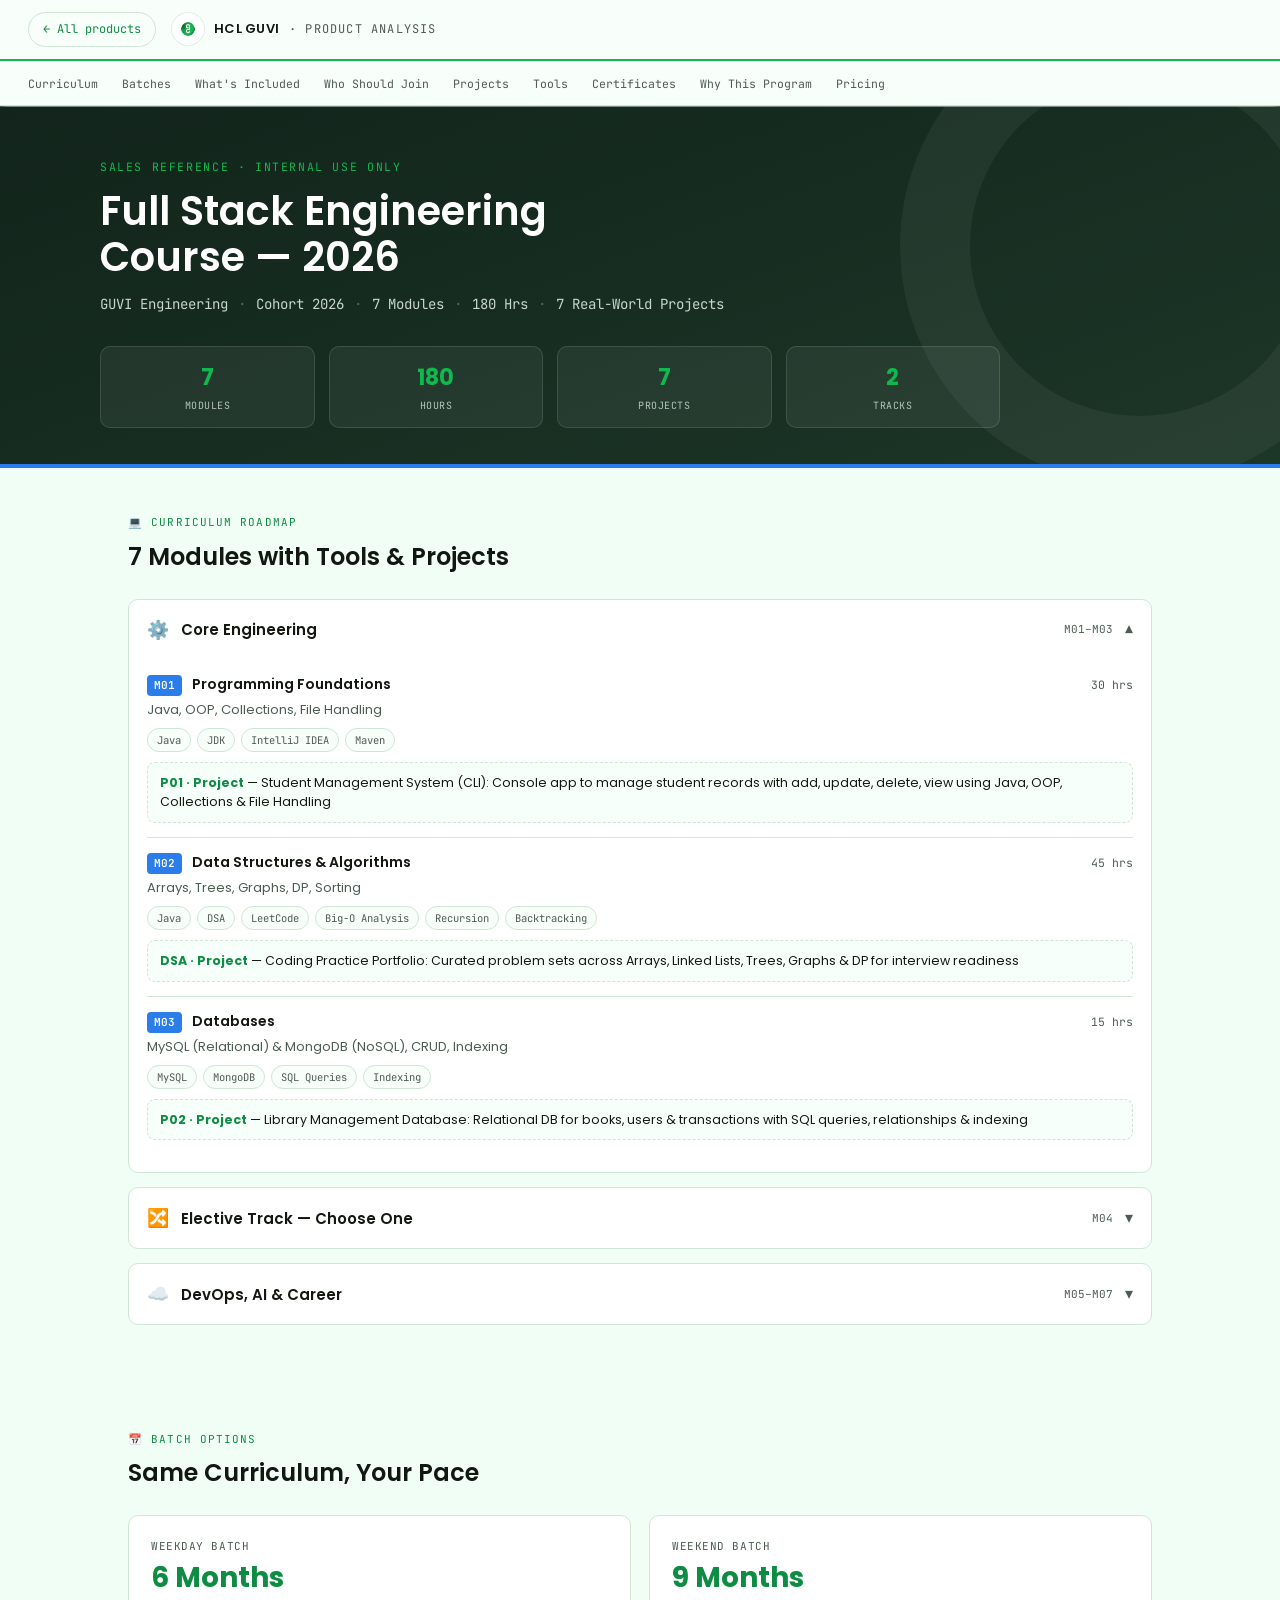
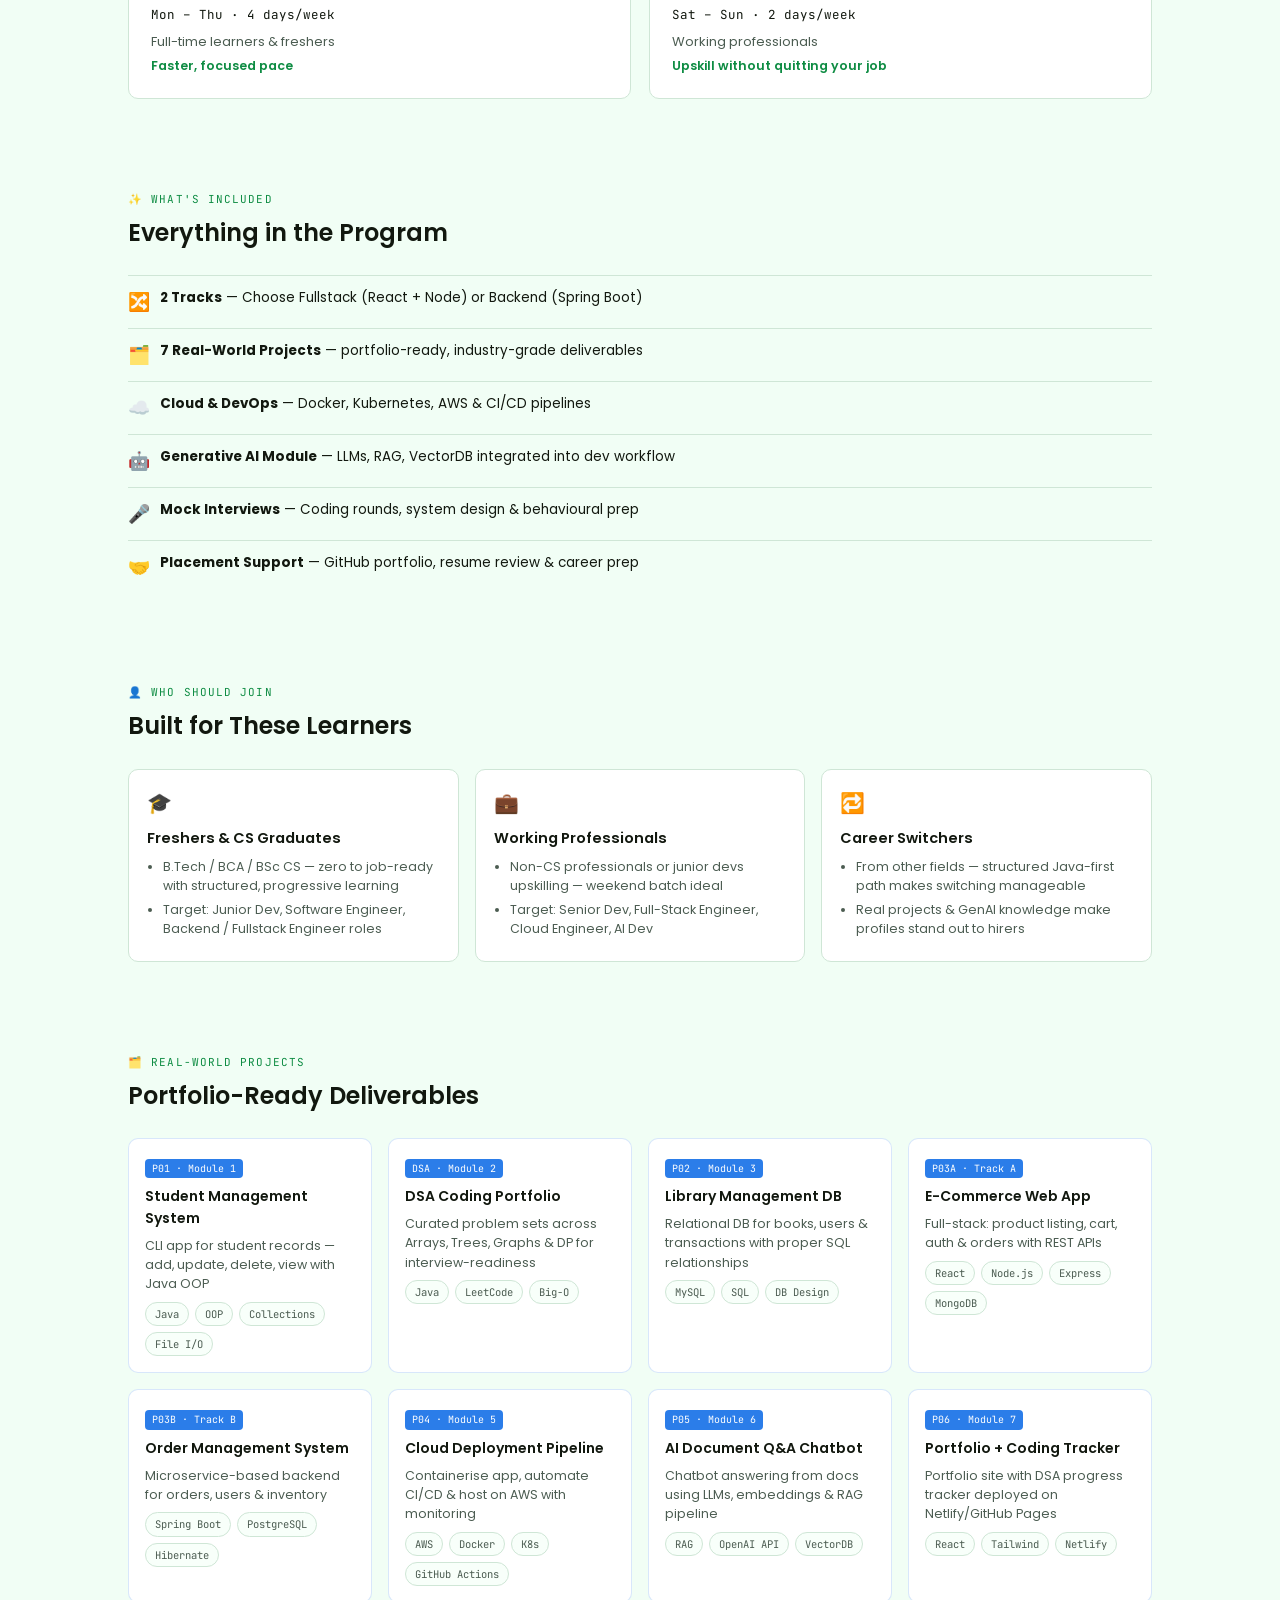
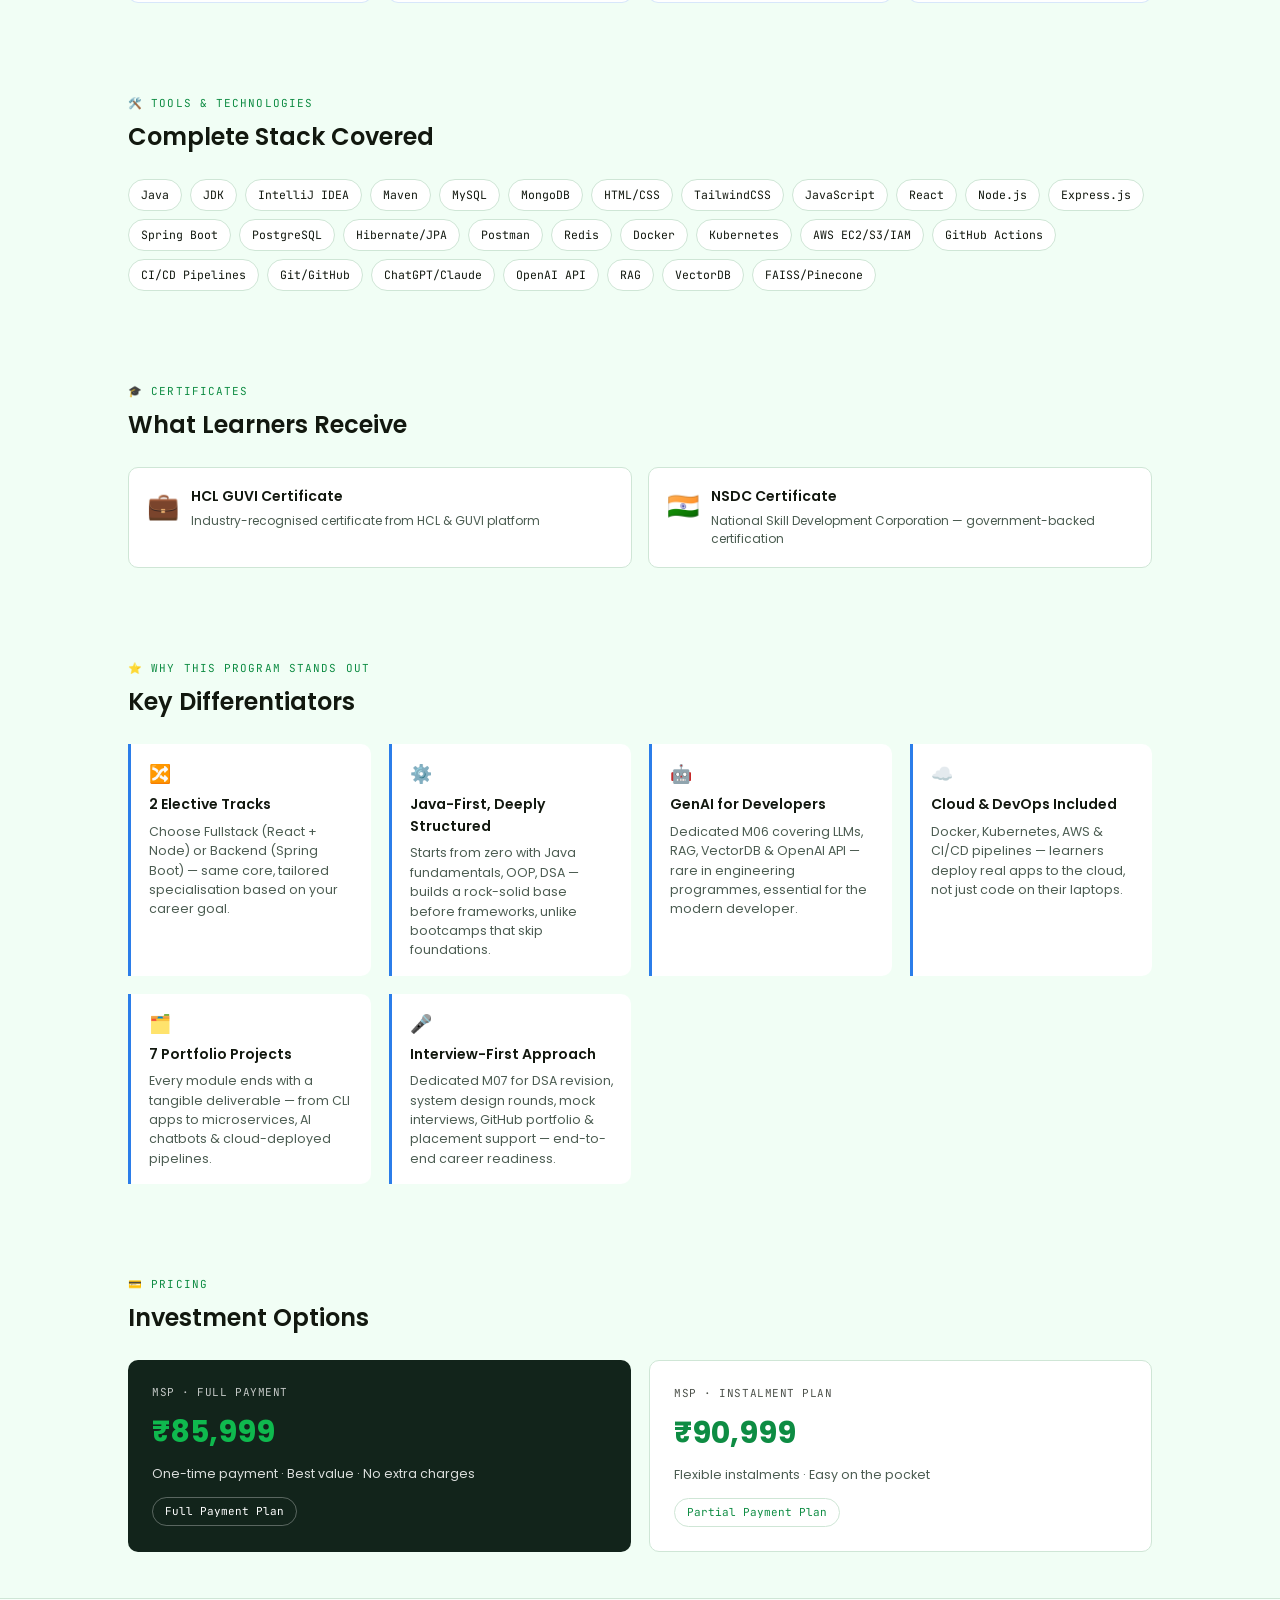
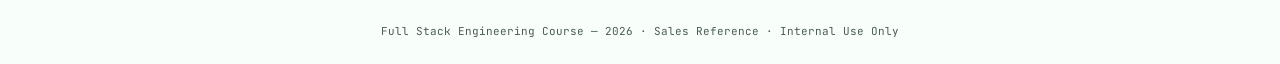
<file: courses/full-stack-engineering.html>
<!DOCTYPE html>
<html lang="en">
<head>
<meta charset="UTF-8">
<meta name="viewport" content="width=device-width, initial-scale=1.0">
<title>Full Stack Engineering Course — 2026 — GUVI Sales Reference</title>
<link rel="preconnect" href="https://fonts.googleapis.com">
<link href="https://fonts.googleapis.com/css2?family=Poppins:wght@400;500;600;700&family=JetBrains+Mono:wght@400;500;600&display=swap" rel="stylesheet">
<link rel="icon" href="../logo.jpg" type="image/jpeg">
<link rel="shortcut icon" href="../logo.jpg" type="image/jpeg">
<meta property="og:image" content="../logo.jpg">
<link rel="stylesheet" href="../assets/shared.css">
<style>:root{--brand-accent:#2B7DE9; --product-accent:#2B7DE9;} 
  .pa-hero::after{content:"";position:absolute;left:0;bottom:0;width:100%;height:4px;background:var(--product-accent);}
  .pa-project-card{border-color:rgba(43,125,233,0.18);}
  .pa-project-card:hover{transform:translateY(-2px);box-shadow:0 12px 28px rgba(43,125,233,0.18);border-color:rgba(43,125,233,0.5);}
  .pa-project-card .badge{background:var(--product-accent);}
  .pa-phase-head{border-left:0;}
  .pa-module-code{background:var(--product-accent);}
  .pa-diff-card{border-left-color:var(--product-accent);}
</style>
</head>
<body>

<div class="pa-topbar">
  <a class="pa-back" href="../products.html">← All products</a>
  <div class="pa-brand" style="margin-left:0;">
    <span class="logo-slot" style="width:32px;height:32px;border-radius:999px;background:#fff;display:inline-flex;align-items:center;justify-content:center;overflow:hidden;box-shadow:0 0 0 1px rgba(0,0,0,0.08);">
      <img src="../logo.jpg" alt="GUVI logo" style="width:18px;height:18px;object-fit:contain;" />
    </span>
    <b>HCL GUVI</b> · Product Analysis
  </div>
</div>

<div class="pa-subnav">
  <a href="#curriculum">Curriculum</a>
  <a href="#batches">Batches</a>
  <a href="#included">What's Included</a>
  <a href="#who">Who Should Join</a>
  <a href="#projects">Projects</a>
  <a href="#tools">Tools</a>
  <a href="#certs">Certificates</a>
  <a href="#why">Why This Program</a>
  <a href="#pricing">Pricing</a>
</div>

<section class="pa-hero">
  <div class="pa-hero-inner">
    <span class="pa-eyebrow">Sales Reference · Internal Use Only</span>
    <h1>Full Stack Engineering Course — 2026</h1>
    <div class="meta-line"><span>GUVI Engineering</span><span>Cohort 2026</span><span>7 Modules</span><span>180 Hrs</span><span>7 Real-World Projects</span></div>
    <div class="pa-stat-grid"><div class="pa-stat-box"><div class="n">7</div><div class="l">Modules</div></div><div class="pa-stat-box"><div class="n">180</div><div class="l">Hours</div></div><div class="pa-stat-box"><div class="n">7</div><div class="l">Projects</div></div><div class="pa-stat-box"><div class="n">2</div><div class="l">Tracks</div></div></div>
  </div>
</section>

<section class="pa-section" id="curriculum">
  <div class="pa-section-head">
    <div class="kicker">💻 Curriculum Roadmap</div>
    <h2>7 Modules with Tools &amp; Projects</h2>
  </div>
  
    <div class="pa-phase">
      <div class="pa-phase-head">
        <span class="icon">⚙️</span>
        <span class="ttl">Core Engineering</span>
        <span class="rng">M01–M03</span>
        <span class="chev">▾</span>
      </div>
      <div class="pa-phase-body">
        <div class="pa-module">
          <div class="pa-module-top">
            <span class="pa-module-code">M01</span>
            <span class="pa-module-title">Programming Foundations</span>
            <span class="pa-module-hrs">30 hrs</span>
          </div>
          <div class="pa-module-desc">Java, OOP, Collections, File Handling</div>
          <div class="pa-chip-row"><span class="pa-chip">Java</span><span class="pa-chip">JDK</span><span class="pa-chip">IntelliJ IDEA</span><span class="pa-chip">Maven</span></div>
          <div class="pa-project-tag"><b>P01 · Project</b> — Student Management System (CLI): Console app to manage student records with add, update, delete, view using Java, OOP, Collections &amp; File Handling</div>
        </div>
        <div class="pa-module">
          <div class="pa-module-top">
            <span class="pa-module-code">M02</span>
            <span class="pa-module-title">Data Structures &amp; Algorithms</span>
            <span class="pa-module-hrs">45 hrs</span>
          </div>
          <div class="pa-module-desc">Arrays, Trees, Graphs, DP, Sorting</div>
          <div class="pa-chip-row"><span class="pa-chip">Java</span><span class="pa-chip">DSA</span><span class="pa-chip">LeetCode</span><span class="pa-chip">Big-O Analysis</span><span class="pa-chip">Recursion</span><span class="pa-chip">Backtracking</span></div>
          <div class="pa-project-tag"><b>DSA · Project</b> — Coding Practice Portfolio: Curated problem sets across Arrays, Linked Lists, Trees, Graphs &amp; DP for interview readiness</div>
        </div>
        <div class="pa-module">
          <div class="pa-module-top">
            <span class="pa-module-code">M03</span>
            <span class="pa-module-title">Databases</span>
            <span class="pa-module-hrs">15 hrs</span>
          </div>
          <div class="pa-module-desc">MySQL (Relational) &amp; MongoDB (NoSQL), CRUD, Indexing</div>
          <div class="pa-chip-row"><span class="pa-chip">MySQL</span><span class="pa-chip">MongoDB</span><span class="pa-chip">SQL Queries</span><span class="pa-chip">Indexing</span></div>
          <div class="pa-project-tag"><b>P02 · Project</b> — Library Management Database: Relational DB for books, users &amp; transactions with SQL queries, relationships &amp; indexing</div>
        </div></div>
    </div>
    <div class="pa-phase">
      <div class="pa-phase-head">
        <span class="icon">🔀</span>
        <span class="ttl">Elective Track — Choose One</span>
        <span class="rng">M04</span>
        <span class="chev">▾</span>
      </div>
      <div class="pa-phase-body">
        <div class="pa-module">
          <div class="pa-module-top">
            <span class="pa-module-code">M04A</span>
            <span class="pa-module-title">Track A: Fullstack Engineering</span>
            <span class="pa-module-hrs">60 hrs</span>
          </div>
          <div class="pa-module-desc">React Frontend + Node.js Backend + REST APIs</div>
          <div class="pa-chip-row"><span class="pa-chip">HTML/CSS</span><span class="pa-chip">TailwindCSS</span><span class="pa-chip">JavaScript</span><span class="pa-chip">React</span><span class="pa-chip">Node.js</span><span class="pa-chip">Express.js</span><span class="pa-chip">JWT Auth</span><span class="pa-chip">Redis</span></div>
          <div class="pa-project-tag"><b>P03A · Project</b> — E-Commerce Web App: Full-stack product listing, cart, auth &amp; order management with REST API connection between React frontend &amp; Node/Express backend</div>
        </div>
        <div class="pa-module">
          <div class="pa-module-top">
            <span class="pa-module-code">M04B</span>
            <span class="pa-module-title">Track B: Backend Engineering</span>
            <span class="pa-module-hrs">60 hrs</span>
          </div>
          <div class="pa-module-desc">Spring Boot, Microservices, System Design</div>
          <div class="pa-chip-row"><span class="pa-chip">Spring Boot</span><span class="pa-chip">PostgreSQL</span><span class="pa-chip">Hibernate/JPA</span><span class="pa-chip">Microservices</span><span class="pa-chip">SOLID</span><span class="pa-chip">Postman</span></div>
          <div class="pa-project-tag"><b>P03B · Project</b> — Order Management System: Microservice-based backend for orders, users &amp; inventory with Spring Boot, PostgreSQL, Hibernate &amp; JWT auth</div>
        </div></div>
    </div>
    <div class="pa-phase">
      <div class="pa-phase-head">
        <span class="icon">☁️</span>
        <span class="ttl">DevOps, AI &amp; Career</span>
        <span class="rng">M05–M07</span>
        <span class="chev">▾</span>
      </div>
      <div class="pa-phase-body">
        <div class="pa-module">
          <div class="pa-module-top">
            <span class="pa-module-code">M05</span>
            <span class="pa-module-title">DevOps for Developers</span>
            <span class="pa-module-hrs">15 hrs</span>
          </div>
          <div class="pa-module-desc">AWS, Docker, Kubernetes, CI/CD Pipelines</div>
          <div class="pa-chip-row"><span class="pa-chip">AWS EC2/S3</span><span class="pa-chip">Docker</span><span class="pa-chip">Kubernetes</span><span class="pa-chip">GitHub Actions</span><span class="pa-chip">Git</span></div>
          <div class="pa-project-tag"><b>P04 · Project</b> — Cloud Deployment Pipeline: Containerise a web app with Docker, automate deployment via CI/CD, host &amp; monitor on AWS EC2/S3</div>
        </div>
        <div class="pa-module">
          <div class="pa-module-top">
            <span class="pa-module-code">M06</span>
            <span class="pa-module-title">Generative AI for Developers</span>
            <span class="pa-module-hrs">15 hrs</span>
          </div>
          <div class="pa-module-desc">LLMs, RAG, VectorDB, Prompt Engineering</div>
          <div class="pa-chip-row"><span class="pa-chip">ChatGPT/Claude</span><span class="pa-chip">OpenAI API</span><span class="pa-chip">RAG</span><span class="pa-chip">VectorDB</span><span class="pa-chip">FAISS/Pinecone</span></div>
          <div class="pa-project-tag"><b>P05 · Project</b> — AI-Powered Document Q&amp;A Chatbot: Chatbot that answers from documents using LLMs, embeddings &amp; retrieval-based RAG pipeline</div>
        </div>
        <div class="pa-module">
          <div class="pa-module-top">
            <span class="pa-module-code">M07</span>
            <span class="pa-module-title">Interview Preparation</span>
            <span class="pa-module-hrs">10 hrs</span>
          </div>
          <div class="pa-module-desc">DSA Revision, Core CS, Mock Interviews, Portfolio</div>
          <div class="pa-chip-row"><span class="pa-chip">LeetCode</span><span class="pa-chip">GitHub Portfolio</span><span class="pa-chip">Resume Review</span><span class="pa-chip">System Design</span><span class="pa-chip">Mock Interviews</span></div>
          <div class="pa-project-tag"><b>P06 · Project</b> — Personal Portfolio + Coding Tracker: Portfolio site showcasing projects, resume &amp; a built-in DSA progress tracker deployed via GitHub Pages/Netlify</div>
        </div></div>
    </div>
</section>

<div class="pa-section alt-wrap"><div class="pa-section" id="batches">
  <div class="pa-section-head">
    <div class="kicker">📅 Batch Options</div>
    <h2>Same Curriculum, Your Pace</h2>
  </div>
  <div class="pa-grid-2">
      <div class="pa-batch-card">
        <div class="tag" style="font-family:var(--mono);font-size:11px;color:var(--text-mute);text-transform:uppercase;letter-spacing:.05em;">Weekday Batch</div>
        <div class="dur">6 Months</div>
        <div class="schedule">Mon – Thu · 4 days/week</div>
        <div class="for">Full-time learners &amp; freshers</div>
        <div class="pace">Faster, focused pace</div>
      </div>
      <div class="pa-batch-card">
        <div class="tag" style="font-family:var(--mono);font-size:11px;color:var(--text-mute);text-transform:uppercase;letter-spacing:.05em;">Weekend Batch</div>
        <div class="dur">9 Months</div>
        <div class="schedule">Sat – Sun · 2 days/week</div>
        <div class="for">Working professionals</div>
        <div class="pace">Upskill without quitting your job</div>
      </div></div>
</div></div>

<section class="pa-section" id="included">
  <div class="pa-section-head">
    <div class="kicker">✨ What's Included</div>
    <h2>Everything in the Program</h2>
  </div>
  
      <div class="pa-included-item">
        <span class="emoji">🔀</span>
        <span class="txt"><b>2 Tracks</b> — Choose Fullstack (React + Node) or Backend (Spring Boot)</span>
      </div>
      <div class="pa-included-item">
        <span class="emoji">🗂️</span>
        <span class="txt"><b>7 Real-World Projects</b> — portfolio-ready, industry-grade deliverables</span>
      </div>
      <div class="pa-included-item">
        <span class="emoji">☁️</span>
        <span class="txt"><b>Cloud & DevOps</b> — Docker, Kubernetes, AWS & CI/CD pipelines</span>
      </div>
      <div class="pa-included-item">
        <span class="emoji">🤖</span>
        <span class="txt"><b>Generative AI Module</b> — LLMs, RAG, VectorDB integrated into dev workflow</span>
      </div>
      <div class="pa-included-item">
        <span class="emoji">🎤</span>
        <span class="txt"><b>Mock Interviews</b> — Coding rounds, system design & behavioural prep</span>
      </div>
      <div class="pa-included-item">
        <span class="emoji">🤝</span>
        <span class="txt"><b>Placement Support</b> — GitHub portfolio, resume review & career prep</span>
      </div>
</section>

<div class="pa-section alt-wrap"><div class="pa-section" id="who">
  <div class="pa-section-head">
    <div class="kicker">👤 Who Should Join</div>
    <h2>Built for These Learners</h2>
  </div>
  <div class="pa-grid-3">
      <div class="pa-persona-card">
        <span class="emoji">🎓</span>
        <h3>Freshers &amp; CS Graduates</h3>
        <ul><li>B.Tech / BCA / BSc CS — zero to job-ready with structured, progressive learning</li><li>Target: Junior Dev, Software Engineer, Backend / Fullstack Engineer roles</li></ul>
      </div>
      <div class="pa-persona-card">
        <span class="emoji">💼</span>
        <h3>Working Professionals</h3>
        <ul><li>Non-CS professionals or junior devs upskilling — weekend batch ideal</li><li>Target: Senior Dev, Full-Stack Engineer, Cloud Engineer, AI Dev</li></ul>
      </div>
      <div class="pa-persona-card">
        <span class="emoji">🔁</span>
        <h3>Career Switchers</h3>
        <ul><li>From other fields — structured Java-first path makes switching manageable</li><li>Real projects &amp; GenAI knowledge make profiles stand out to hirers</li></ul>
      </div></div>
</div></div>

<section class="pa-section" id="projects">
  <div class="pa-section-head">
    <div class="kicker">🗂️ Real-World Projects</div>
    <h2>Portfolio-Ready Deliverables</h2>
  </div>
  <div class="pa-grid-3">
      <div class="pa-project-card">
        <span class="badge">P01 · Module 1</span>
        <h3>Student Management System</h3>
        <p>CLI app for student records — add, update, delete, view with Java OOP</p>
        <div class="pa-chip-row"><span class="pa-chip">Java</span><span class="pa-chip">OOP</span><span class="pa-chip">Collections</span><span class="pa-chip">File I/O</span></div>
      </div>
      <div class="pa-project-card">
        <span class="badge">DSA · Module 2</span>
        <h3>DSA Coding Portfolio</h3>
        <p>Curated problem sets across Arrays, Trees, Graphs &amp; DP for interview-readiness</p>
        <div class="pa-chip-row"><span class="pa-chip">Java</span><span class="pa-chip">LeetCode</span><span class="pa-chip">Big-O</span></div>
      </div>
      <div class="pa-project-card">
        <span class="badge">P02 · Module 3</span>
        <h3>Library Management DB</h3>
        <p>Relational DB for books, users &amp; transactions with proper SQL relationships</p>
        <div class="pa-chip-row"><span class="pa-chip">MySQL</span><span class="pa-chip">SQL</span><span class="pa-chip">DB Design</span></div>
      </div>
      <div class="pa-project-card">
        <span class="badge">P03A · Track A</span>
        <h3>E-Commerce Web App</h3>
        <p>Full-stack: product listing, cart, auth &amp; orders with REST APIs</p>
        <div class="pa-chip-row"><span class="pa-chip">React</span><span class="pa-chip">Node.js</span><span class="pa-chip">Express</span><span class="pa-chip">MongoDB</span></div>
      </div>
      <div class="pa-project-card">
        <span class="badge">P03B · Track B</span>
        <h3>Order Management System</h3>
        <p>Microservice-based backend for orders, users &amp; inventory</p>
        <div class="pa-chip-row"><span class="pa-chip">Spring Boot</span><span class="pa-chip">PostgreSQL</span><span class="pa-chip">Hibernate</span></div>
      </div>
      <div class="pa-project-card">
        <span class="badge">P04 · Module 5</span>
        <h3>Cloud Deployment Pipeline</h3>
        <p>Containerise app, automate CI/CD &amp; host on AWS with monitoring</p>
        <div class="pa-chip-row"><span class="pa-chip">AWS</span><span class="pa-chip">Docker</span><span class="pa-chip">K8s</span><span class="pa-chip">GitHub Actions</span></div>
      </div>
      <div class="pa-project-card">
        <span class="badge">P05 · Module 6</span>
        <h3>AI Document Q&amp;A Chatbot</h3>
        <p>Chatbot answering from docs using LLMs, embeddings &amp; RAG pipeline</p>
        <div class="pa-chip-row"><span class="pa-chip">RAG</span><span class="pa-chip">OpenAI API</span><span class="pa-chip">VectorDB</span></div>
      </div>
      <div class="pa-project-card">
        <span class="badge">P06 · Module 7</span>
        <h3>Portfolio + Coding Tracker</h3>
        <p>Portfolio site with DSA progress tracker deployed on Netlify/GitHub Pages</p>
        <div class="pa-chip-row"><span class="pa-chip">React</span><span class="pa-chip">Tailwind</span><span class="pa-chip">Netlify</span></div>
      </div></div>
</section>

<div class="pa-section alt-wrap"><div class="pa-section" id="tools">
  <div class="pa-section-head">
    <div class="kicker">🛠️ Tools & Technologies</div>
    <h2>Complete Stack Covered</h2>
  </div>
  <div class="pa-tools-wrap"><span class="pa-tool-pill">Java</span><span class="pa-tool-pill">JDK</span><span class="pa-tool-pill">IntelliJ IDEA</span><span class="pa-tool-pill">Maven</span><span class="pa-tool-pill">MySQL</span><span class="pa-tool-pill">MongoDB</span><span class="pa-tool-pill">HTML/CSS</span><span class="pa-tool-pill">TailwindCSS</span><span class="pa-tool-pill">JavaScript</span><span class="pa-tool-pill">React</span><span class="pa-tool-pill">Node.js</span><span class="pa-tool-pill">Express.js</span><span class="pa-tool-pill">Spring Boot</span><span class="pa-tool-pill">PostgreSQL</span><span class="pa-tool-pill">Hibernate/JPA</span><span class="pa-tool-pill">Postman</span><span class="pa-tool-pill">Redis</span><span class="pa-tool-pill">Docker</span><span class="pa-tool-pill">Kubernetes</span><span class="pa-tool-pill">AWS EC2/S3/IAM</span><span class="pa-tool-pill">GitHub Actions</span><span class="pa-tool-pill">CI/CD Pipelines</span><span class="pa-tool-pill">Git/GitHub</span><span class="pa-tool-pill">ChatGPT/Claude</span><span class="pa-tool-pill">OpenAI API</span><span class="pa-tool-pill">RAG</span><span class="pa-tool-pill">VectorDB</span><span class="pa-tool-pill">FAISS/Pinecone</span></div>
</div></div>

<section class="pa-section" id="certs">
  <div class="pa-section-head">
    <div class="kicker">🎓 Certificates</div>
    <h2>What Learners Receive</h2>
  </div>
  <div class="pa-cert-row">
      <div class="pa-cert-card">
        <span class="emoji">💼</span>
        <div><h3>HCL GUVI Certificate</h3><p>Industry-recognised certificate from HCL &amp; GUVI platform</p></div>
      </div>
      <div class="pa-cert-card">
        <span class="emoji">🇮🇳</span>
        <div><h3>NSDC Certificate</h3><p>National Skill Development Corporation — government-backed certification</p></div>
      </div></div>
</section>

<div class="pa-section alt-wrap"><div class="pa-section" id="why">
  <div class="pa-section-head">
    <div class="kicker">⭐ Why This Program Stands Out</div>
    <h2>Key Differentiators</h2>
  </div>
  <div class="pa-grid-2">
      <div class="pa-diff-card">
        <span class="emoji">🔀</span>
        <h3>2 Elective Tracks</h3>
        <p>Choose Fullstack (React + Node) or Backend (Spring Boot) — same core, tailored specialisation based on your career goal.</p>
      </div>
      <div class="pa-diff-card">
        <span class="emoji">⚙️</span>
        <h3>Java-First, Deeply Structured</h3>
        <p>Starts from zero with Java fundamentals, OOP, DSA — builds a rock-solid base before frameworks, unlike bootcamps that skip foundations.</p>
      </div>
      <div class="pa-diff-card">
        <span class="emoji">🤖</span>
        <h3>GenAI for Developers</h3>
        <p>Dedicated M06 covering LLMs, RAG, VectorDB &amp; OpenAI API — rare in engineering programmes, essential for the modern developer.</p>
      </div>
      <div class="pa-diff-card">
        <span class="emoji">☁️</span>
        <h3>Cloud &amp; DevOps Included</h3>
        <p>Docker, Kubernetes, AWS &amp; CI/CD pipelines — learners deploy real apps to the cloud, not just code on their laptops.</p>
      </div>
      <div class="pa-diff-card">
        <span class="emoji">🗂️</span>
        <h3>7 Portfolio Projects</h3>
        <p>Every module ends with a tangible deliverable — from CLI apps to microservices, AI chatbots &amp; cloud-deployed pipelines.</p>
      </div>
      <div class="pa-diff-card">
        <span class="emoji">🎤</span>
        <h3>Interview-First Approach</h3>
        <p>Dedicated M07 for DSA revision, system design rounds, mock interviews, GitHub portfolio &amp; placement support — end-to-end career readiness.</p>
      </div></div>
</div></div>

<section class="pa-section" id="pricing">
  <div class="pa-section-head">
    <div class="kicker">💳 Pricing</div>
    <h2>Investment Options</h2>
  </div>
  <div class="pa-pricing">
      <div class="pa-price-card ">
        <div class="tag">MSP · Full Payment</div>
        <div class="amt">₹85,999</div>
        <div class="desc">One-time payment · Best value · No extra charges</div>
        <div class="plan">Full Payment Plan</div>
      </div>
      <div class="pa-price-card alt">
        <div class="tag">MSP · Instalment Plan</div>
        <div class="amt">₹90,999</div>
        <div class="desc">Flexible instalments · Easy on the pocket</div>
        <div class="plan">Partial Payment Plan</div>
      </div></div>
</section>

<footer class="pa-footer">Full Stack Engineering Course — 2026 · Sales Reference · Internal Use Only</footer>

<script src="../assets/shared.js"></script>
</body>
</html>
</file>
<file: assets/shared.css>
/* ============================================================
   Shared design system — Product Analysis pages
   HCL GUVI Sales Hub
   ============================================================ */
:root{
  --ink:#12241B;
  --ink-2:#1C3627;
  --paper:#F1FEF5;
  --paper-2:#F8FFFA;
  --brand:#0FB94E;
  --brand-dark:#0E8C43;
  --text-dark:#12180F;
  --text-mute:#4B5C51;
  --line:#CFE6D6;
  --card-bg:#FFFFFF;
  --radius:10px;
  --display:'Poppins', sans-serif;
  --body:'Poppins', sans-serif;
  --mono:'JetBrains Mono', monospace;
}
*{box-sizing:border-box; margin:0; padding:0;}
html{scroll-behavior:smooth;}
body{
  background:var(--paper);
  color:var(--text-dark);
  font-family:var(--body);
  line-height:1.55;
  -webkit-font-smoothing:antialiased;
}
a{color:inherit; text-decoration:none;}
img{max-width:100%;}

/* ---------- Top bar (shared across product pages) ---------- */
.pa-topbar{
  position:sticky; top:0; z-index:80;
  background:var(--paper-2);
  border-bottom:2px solid var(--brand);
  padding:12px 28px;
  display:flex; align-items:center; gap:16px; flex-wrap:wrap;
}
.pa-brand{
  display:flex; align-items:center; gap:10px;
  font-family:var(--mono); font-size:12px; letter-spacing:0.1em;
  text-transform:uppercase; color:var(--text-mute); white-space:nowrap;
}
.pa-brand b{font-family:var(--display); font-weight:600; color:var(--text-dark); font-size:13px; letter-spacing:0.02em;}
.pa-back{
  margin-left:0;
  font-family:var(--mono); font-size:12px; color:var(--brand-dark);
  border:1px solid var(--line); border-radius:20px; padding:7px 14px;
  white-space:nowrap; transition:background .15s;
}
.pa-back:hover{background:#fff;}

/* ---------- Hero ---------- */
.pa-hero{
  background:linear-gradient(160deg, var(--ink) 0%, var(--ink-2) 100%);
  color:#fff; padding:52px 28px 40px; position:relative; overflow:hidden;
}
.pa-hero::before{
  content:""; position:absolute; right:-100px; top:-100px;
  width:340px; height:340px; border:70px solid rgba(255,255,255,0.05);
  border-radius:50%;
}
.pa-hero-inner{max-width:1080px; margin:0 auto; position:relative;}
.pa-eyebrow{
  font-family:var(--mono); font-size:11.5px; letter-spacing:0.14em;
  text-transform:uppercase; color:var(--brand); margin-bottom:12px; display:block;
}
.pa-hero h1{
  font-family:var(--display); font-weight:600; font-size:clamp(26px,4vw,40px);
  line-height:1.15; max-width:22ch;
}
.pa-hero .meta-line{
  margin-top:14px; color:#C9D6CD; font-size:14px; font-family:var(--mono);
  display:flex; gap:10px; flex-wrap:wrap;
}
.pa-hero .meta-line span:not(:last-child)::after{content:"·"; margin-left:10px; color:#4E6356;}

.pa-stat-grid{
  display:grid; grid-template-columns:repeat(auto-fit, minmax(110px,1fr));
  gap:14px; margin-top:30px; max-width:900px;
}
.pa-stat-box{
  background:rgba(255,255,255,0.06); border:1px solid rgba(255,255,255,0.12);
  border-radius:10px; padding:14px 12px; text-align:center;
}
.pa-stat-box .n{font-family:var(--display); font-size:22px; font-weight:700; color:var(--brand);}
.pa-stat-box .l{font-family:var(--mono); font-size:10px; text-transform:uppercase; letter-spacing:0.05em; color:#B7C4BB; margin-top:3px;}

/* ---------- Section shell ---------- */
.pa-section{max-width:1080px; margin:0 auto; padding:46px 28px;}
.pa-section-head{margin-bottom:24px;}
.pa-section-head .kicker{
  font-family:var(--mono); font-size:11px; text-transform:uppercase;
  letter-spacing:0.1em; color:var(--brand-dark); display:flex; align-items:center; gap:8px;
}
.pa-section-head h2{
  font-family:var(--display); font-size:24px; font-weight:600; margin-top:6px;
}
.pa-section.alt{background:var(--paper-2); border-top:1px solid var(--line); border-bottom:1px solid var(--line);}
.pa-section.alt-wrap{max-width:none; padding:0;}
.pa-section.alt-wrap > .pa-section{max-width:1080px;}

/* ---------- Accordion curriculum ---------- */
.pa-phase{
  border:1px solid var(--line); border-radius:var(--radius); margin-bottom:14px;
  overflow:hidden; background:#fff;
}
.pa-phase-head{
  display:flex; align-items:center; gap:12px; padding:16px 18px; cursor:pointer;
  user-select:none;
}
.pa-phase-head .icon{font-size:18px;}
.pa-phase-head .ttl{font-family:var(--display); font-weight:600; font-size:15px; flex:1;}
.pa-phase-head .rng{font-family:var(--mono); font-size:11px; color:var(--text-mute);}
.pa-phase-head .chev{transition:transform .2s; color:var(--text-mute);}
.pa-phase.open .chev{transform:rotate(180deg);}
.pa-phase-body{display:none; padding:0 18px 18px;}
.pa-phase.open .pa-phase-body{display:block;}

.pa-module{border-top:1px solid var(--line); padding:14px 0;}
.pa-module:first-child{border-top:none;}
.pa-module-top{display:flex; align-items:baseline; gap:10px; flex-wrap:wrap;}
.pa-module-code{
  font-family:var(--mono); font-size:11px; color:#fff; background:var(--brand);
  padding:2px 7px; border-radius:4px; font-weight:600;
}
.pa-module-title{font-weight:600; font-size:14px;}
.pa-module-hrs{margin-left:auto; font-family:var(--mono); font-size:11.5px; color:var(--text-mute);}
.pa-module-desc{font-size:13px; color:var(--text-mute); margin-top:4px;}
.pa-chip-row{display:flex; flex-wrap:wrap; gap:6px; margin-top:8px;}
.pa-chip{
  font-family:var(--mono); font-size:10.5px; background:var(--paper-2); border:1px solid var(--line);
  border-radius:20px; padding:3px 9px; color:var(--text-mute);
}
.pa-project-tag{
  margin-top:10px; background:#F6FFF9; border:1px dashed var(--line); border-radius:8px;
  padding:10px 12px; font-size:12.5px; color:var(--text-dark);
}
.pa-project-tag b{color:var(--brand-dark);}

/* ---------- Grids: batches / projects / who-should-join / differentiators ---------- */
.pa-grid-2{display:grid; grid-template-columns:repeat(auto-fit, minmax(240px,1fr)); gap:18px;}
.pa-grid-3{display:grid; grid-template-columns:repeat(auto-fit, minmax(220px,1fr)); gap:16px;}

.pa-batch-card{
  background:#fff; border:1px solid var(--line); border-radius:var(--radius); padding:22px;
}
.pa-batch-card .dur{font-family:var(--display); font-size:28px; font-weight:700; color:var(--brand-dark);}
.pa-batch-card .schedule{font-family:var(--mono); font-size:12.5px; margin-top:6px; color:var(--text-dark);}
.pa-batch-card .for{font-size:13px; color:var(--text-mute); margin-top:8px;}
.pa-batch-card .pace{font-size:12.5px; color:var(--brand-dark); margin-top:4px; font-weight:600;}

.pa-included-item{
  display:flex; gap:10px; align-items:flex-start; padding:12px 0; border-top:1px solid var(--line);
}
.pa-included-item:first-child{border-top:none;}
.pa-included-item .emoji{font-size:18px;}
.pa-included-item .txt{font-size:13.5px;}
.pa-included-item .txt b{color:var(--text-dark);}

.pa-persona-card{
  background:#fff; border:1px solid var(--line); border-radius:var(--radius); padding:18px;
}
.pa-persona-card .emoji{font-size:20px; margin-bottom:8px; display:block;}
.pa-persona-card h3{font-family:var(--display); font-size:14.5px; font-weight:600;}
.pa-persona-card ul{margin-top:8px; padding-left:16px; font-size:12.5px; color:var(--text-mute);}
.pa-persona-card li{margin-bottom:4px;}

.pa-project-card{
  background:#fff; border:1px solid var(--line); border-radius:var(--radius); padding:16px;
}
.pa-project-card .badge{
  font-family:var(--mono); font-size:10px; color:#fff; background:var(--brand-dark);
  border-radius:4px; padding:2px 7px; display:inline-block; margin-bottom:8px;
}
.pa-project-card h3{font-family:var(--display); font-size:14px; font-weight:600;}
.pa-project-card p{font-size:12.5px; color:var(--text-mute); margin-top:6px;}

/* Ensure long text never overflows outside cards */
.pa-project-card,
.pa-batch-card,
.pa-persona-card,
.pa-diff-card,
.pa-cert-card{
  min-width:0;
}
.pa-project-card *{
  word-break:break-word;
  overflow-wrap:anywhere;
}

.pa-project-card h3,
.pa-project-card p,
.pa-project-tag,
.pa-chip-row,
.pa-tools-wrap{
  max-width:100%;
}

.pa-diff-card{

  background:#fff; border-left:3px solid var(--brand); border-radius:0 var(--radius) var(--radius) 0;
  padding:16px 18px;
}
.pa-diff-card .emoji{font-size:18px;}
.pa-diff-card h3{font-family:var(--display); font-size:14px; font-weight:600; margin-top:6px;}
.pa-diff-card p{font-size:12.5px; color:var(--text-mute); margin-top:6px;}

.pa-cert-row{display:flex; gap:16px; flex-wrap:wrap; margin-top:16px;}
.pa-cert-card{
  flex:1; min-width:220px; background:#fff; border:1px solid var(--line); border-radius:var(--radius);
  padding:18px; display:flex; gap:12px; align-items:flex-start;
}
.pa-cert-card .emoji{font-size:26px;}
.pa-cert-card h3{font-family:var(--display); font-size:14px; font-weight:600;}
.pa-cert-card p{font-size:12px; color:var(--text-mute); margin-top:4px;}

.pa-tools-wrap{display:flex; flex-wrap:wrap; gap:8px; margin-top:16px;}
.pa-tool-pill{
  font-family:var(--mono); font-size:11.5px; background:#fff; border:1px solid var(--line);
  border-radius:20px; padding:6px 12px; color:var(--text-dark);
}

/* ---------- Pricing ---------- */
.pa-pricing{display:grid; grid-template-columns:repeat(auto-fit, minmax(260px,1fr)); gap:18px;}
.pa-price-card{
  background:var(--ink); color:#fff; border-radius:var(--radius); padding:24px;
  min-width:0;
  overflow-wrap:anywhere;
  word-break:break-word;
}

.pa-price-card.alt{background:#fff; color:var(--text-dark); border:1px solid var(--line);}
.pa-price-card .tag{font-family:var(--mono); font-size:11px; letter-spacing:0.05em; text-transform:uppercase; opacity:0.75;}
.pa-price-card .amt{font-family:var(--display); font-size:30px; font-weight:700; margin-top:8px; color:var(--brand);}
.pa-price-card.alt .amt{color:var(--brand-dark);}
.pa-price-card .desc{font-size:12.5px; margin-top:8px; opacity:0.85; max-width:100%; overflow-wrap:anywhere; word-break:break-word;}

.pa-price-card.alt .desc{color:var(--text-mute); opacity:1;}
.pa-price-card .plan{
  margin-top:14px; display:inline-block; max-width:100%;
  font-family:var(--mono); font-size:11px;
  border:1px solid rgba(255,255,255,0.3); padding:5px 12px; border-radius:20px;
  overflow-wrap:anywhere; word-break:break-word;
}

.pa-price-card.alt .plan{border-color:var(--line); color:var(--brand-dark);}

/* ---------- Footer ---------- */
.pa-footer{
  text-align:center; padding:24px; font-family:var(--mono); font-size:11px;
  color:var(--text-mute); background:var(--paper-2); border-top:1px solid var(--line);
}

/* ---------- Sub-nav (jump links) ---------- */
.pa-subnav{
  position:sticky; top:53px; z-index:60; background:rgba(248,255,250,0.94);
  backdrop-filter:blur(6px); border-bottom:1px solid var(--line);
  overflow-x:auto; white-space:nowrap; padding:10px 28px;
}
.pa-subnav a{
  font-family:var(--mono); font-size:11.5px; color:var(--text-mute);
  margin-right:20px; padding-bottom:4px; border-bottom:2px solid transparent;
}
.pa-subnav a:hover{color:var(--brand-dark); border-color:var(--brand);}

@media (max-width:640px){
  .pa-hero{padding:40px 18px 32px;}
  .pa-section{padding:34px 18px;}
  .pa-subnav{padding:10px 18px;}
}
</file>
